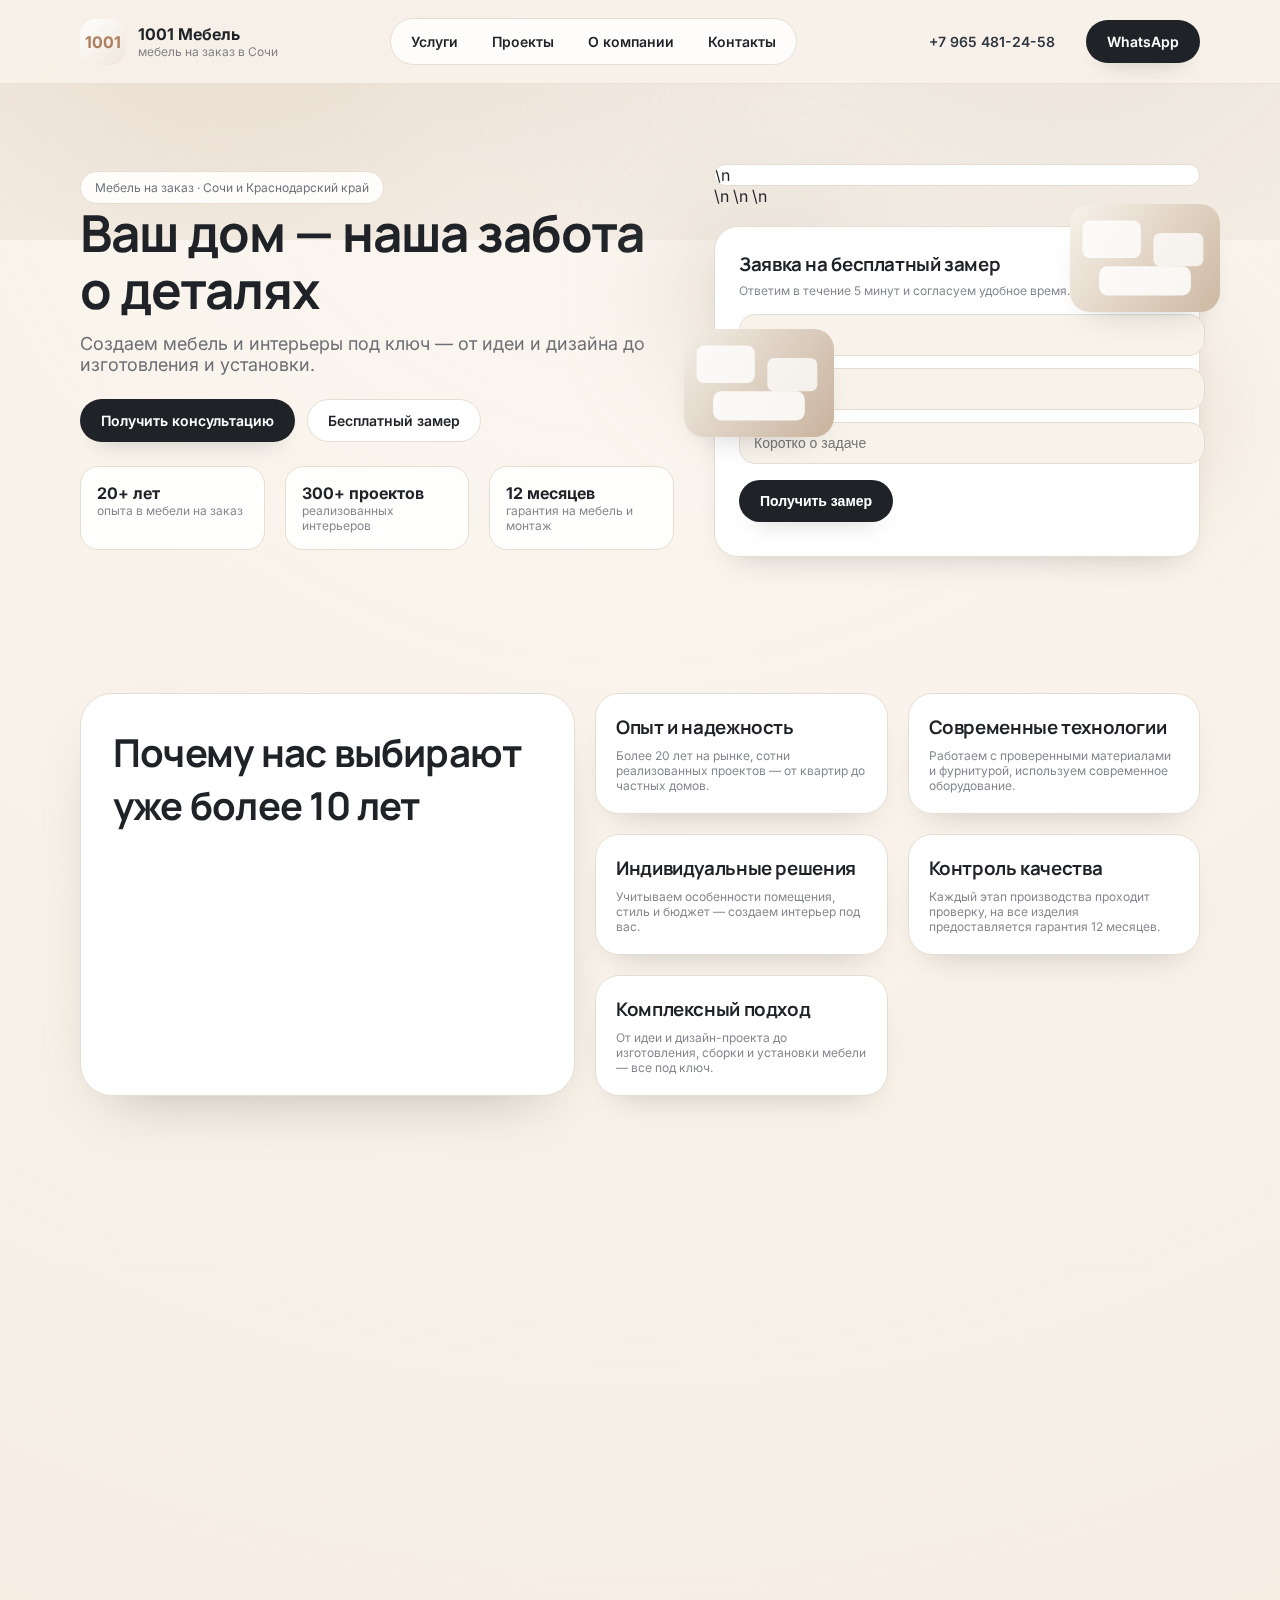
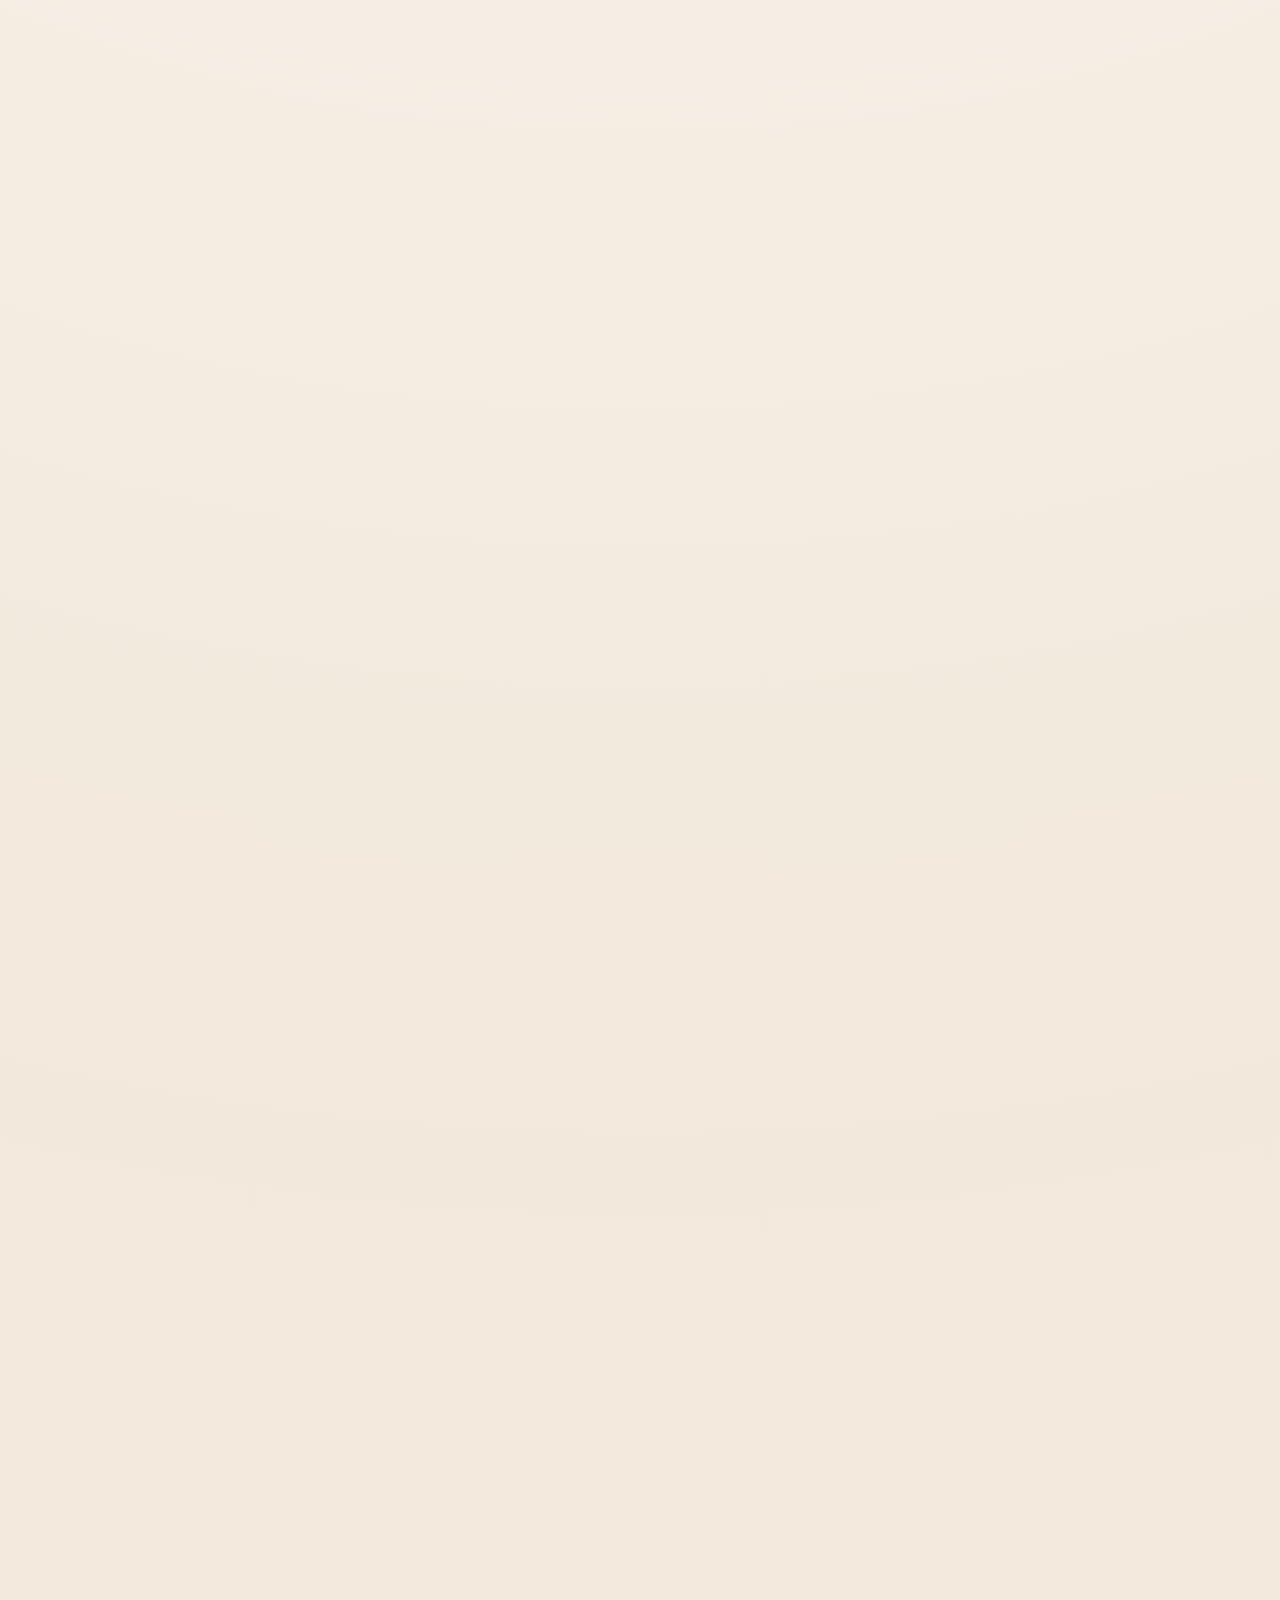
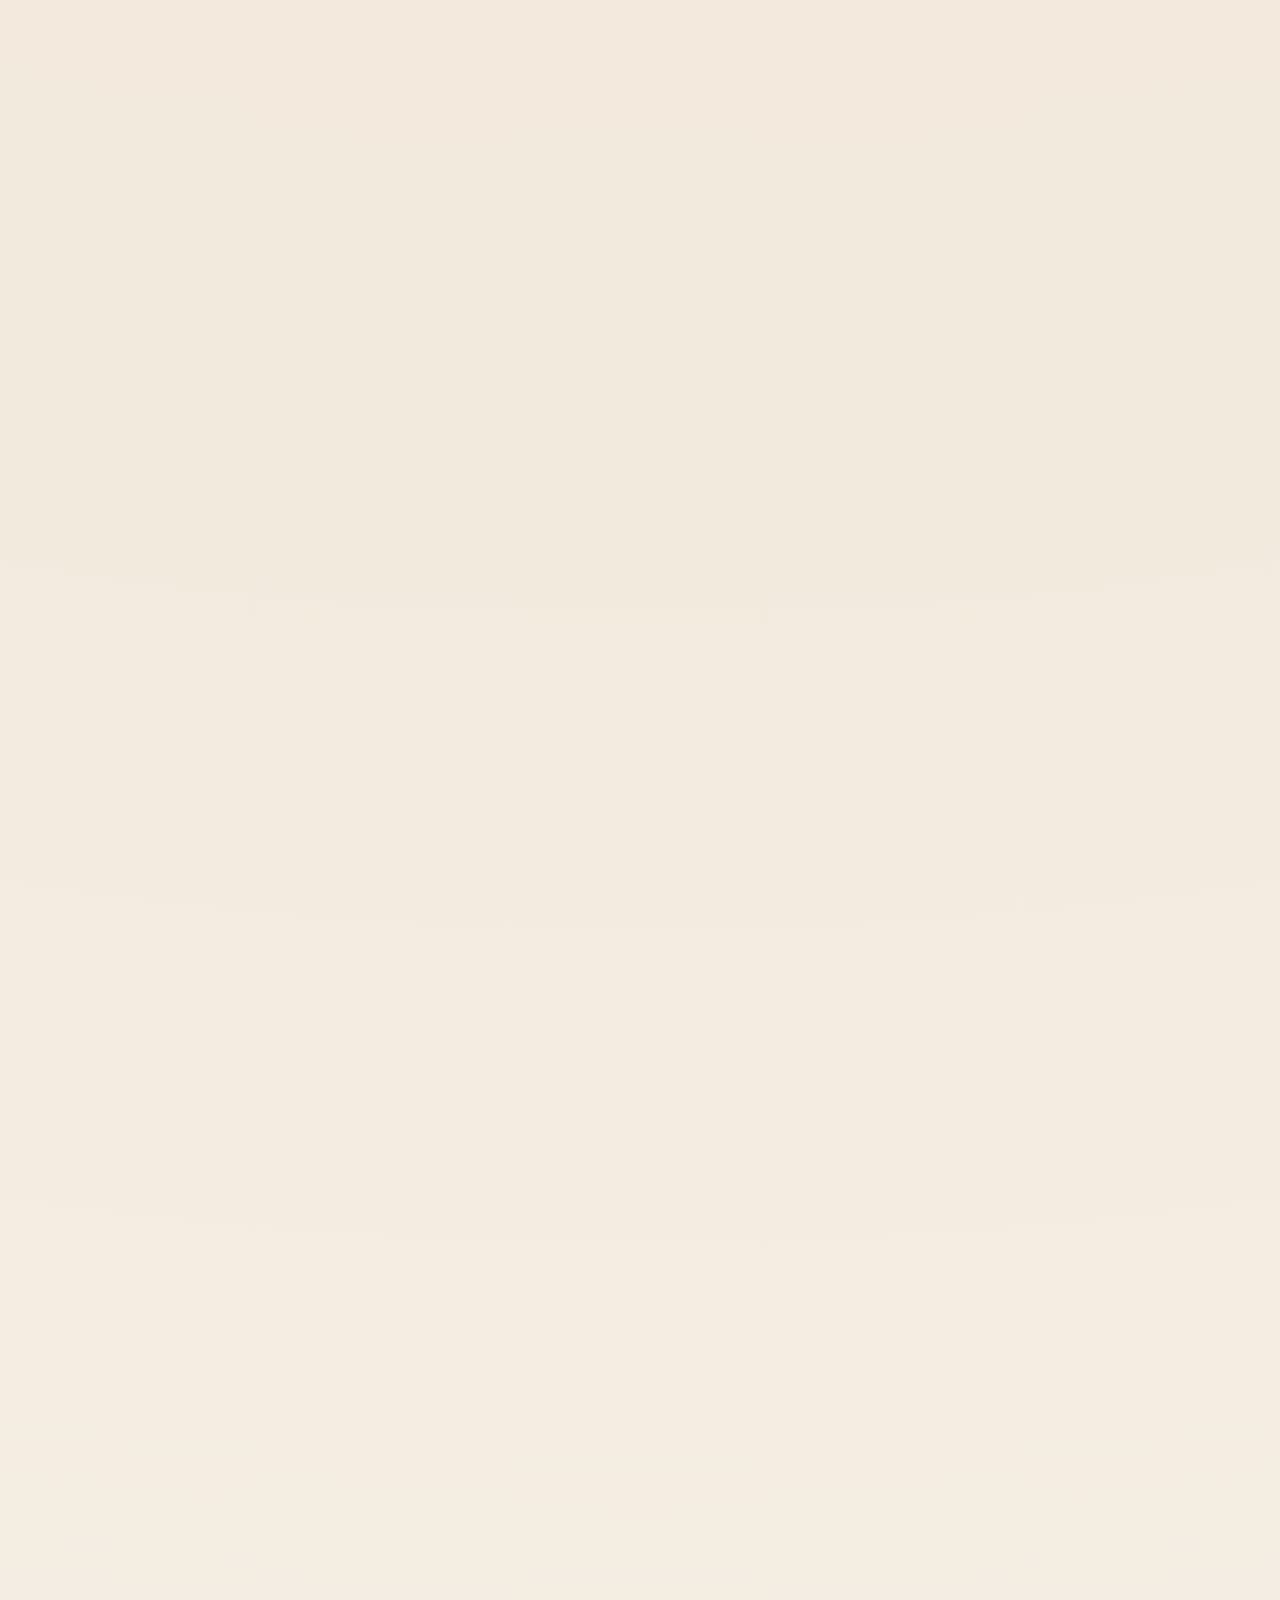
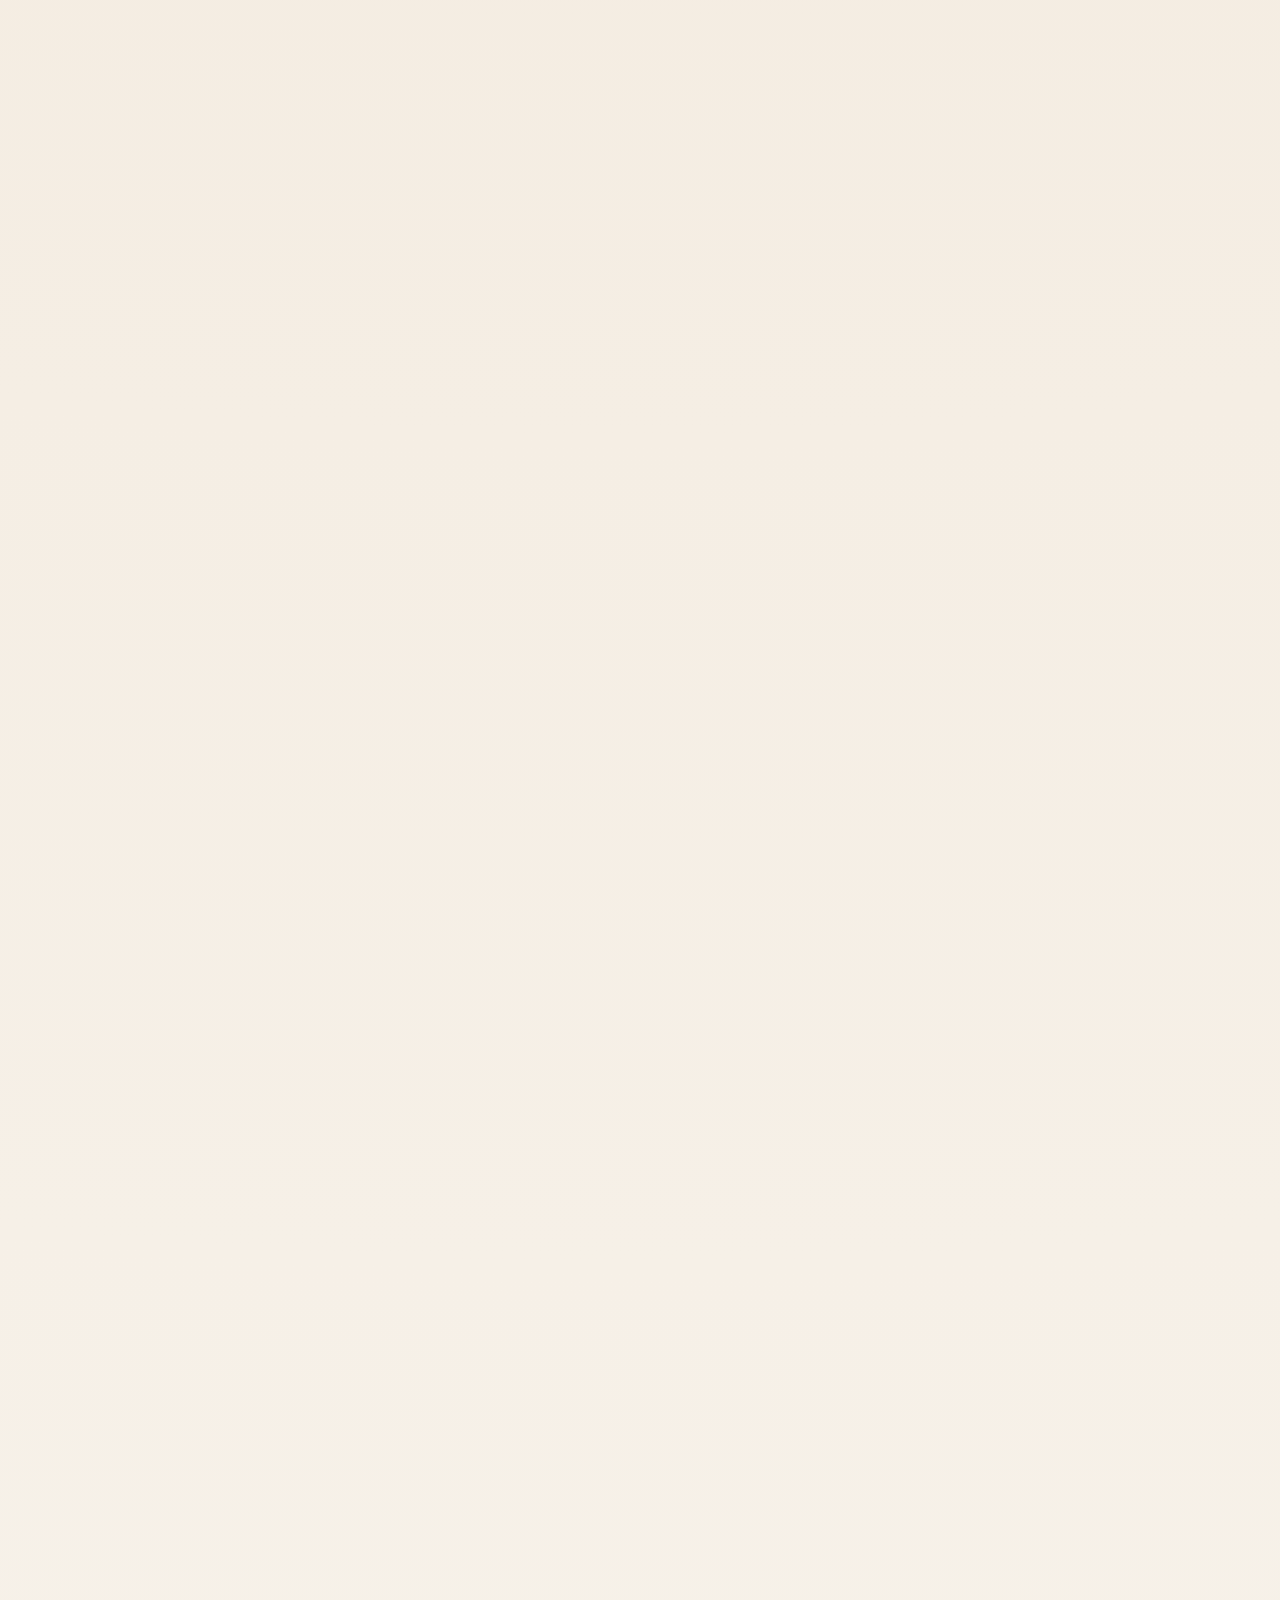
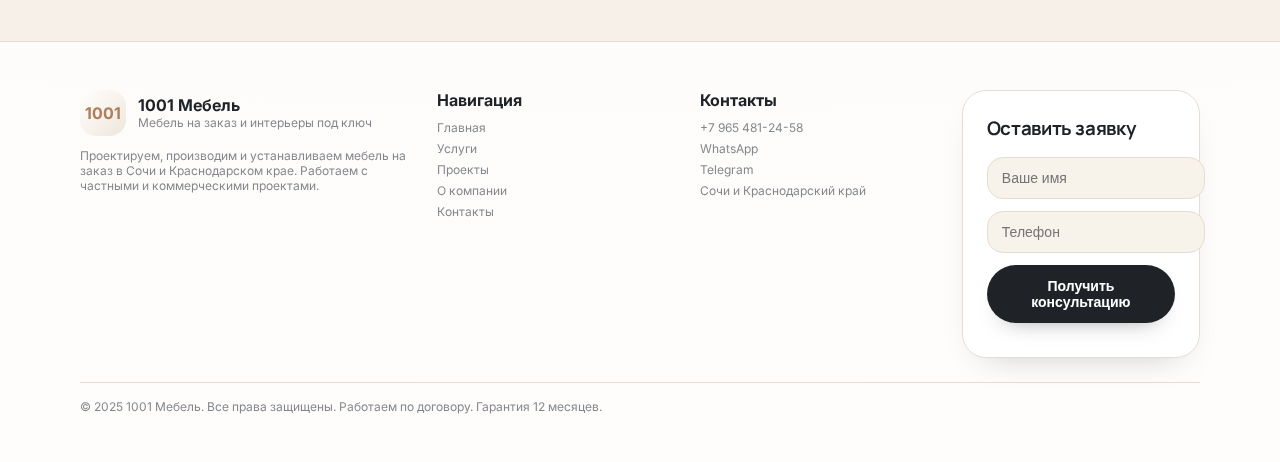
<file: index.html>
﻿<!doctype html>
<html lang="ru">
  <head>
    <meta charset="utf-8" />
    <meta name="viewport" content="width=device-width, initial-scale=1" />
    <title>1001 Мебель — мебель на заказ в Сочи и Краснодарском крае</title>
    <meta
      name="description"
      content="Мебель на заказ и интерьеры под ключ в Сочи: кухни, шкафы-купе, гардеробные, спальни, гостиные, прихожие. Проект, производство и монтаж с гарантией 12 месяцев."
    />
    <meta name="format-detection" content="telephone=yes" />
    <link rel="canonical" href="https://1001мебель.рф/" />
    <link rel="icon" href="images/hero-interior.svg" type="image/svg+xml" />
    <link rel="stylesheet" href="assets/styles.css" />
    <link
      rel="stylesheet"
      href="https://fonts.googleapis.com/css2?family=Inter:wght@400;500;600&family=Manrope:wght@500;600;700&display=swap"
    />
    <script type="application/ld+json">
      {
        "@context": "https://schema.org",
        "@type": "WebSite",
        "name": "1001 Мебель",
        "url": "https://1001мебель.рф"
      }
    </script>
    <script type="application/ld+json">
      {
        "@context": "https://schema.org",
        "@type": "Organization",
        "name": "1001 Мебель",
        "url": "https://1001мебель.рф",
        "contactPoint": [
          {
            "@type": "ContactPoint",
            "telephone": "+7 965 481-24-58",
            "contactType": "customer service",
            "areaServed": "RU",
            "availableLanguage": ["Russian"]
          }
        ],
        "sameAs": [
          "https://wa.me/79654812458",
          "https://t.me/mebelSochi2023"
        ]
      }
    </script>
    <script type="application/ld+json">
      {
        "@context": "https://schema.org",
        "@type": "LocalBusiness",
        "name": "1001 Мебель",
        "url": "https://1001мебель.рф",
        "telephone": "+7 965 481-24-58",
        "areaServed": ["Сочи", "Краснодарский край"],
        "description": "Мебель на заказ и интерьеры под ключ — проектирование, производство и установка.",
        "sameAs": [
          "https://wa.me/79654812458",
          "https://t.me/mebelSochi2023"
        ]
      }
    </script>
    <script type="application/ld+json">
      {
        "@context": "https://schema.org",
        "@type": "BreadcrumbList",
        "itemListElement": [
          {
            "@type": "ListItem",
            "position": 1,
            "name": "Главная",
            "item": "https://1001мебель.рф/"
          }
        ]
      }
    </script>
    <script type="application/ld+json">
      {
        "@context": "https://schema.org",
        "@type": "FAQPage",
        "mainEntity": [
          {
            "@type": "Question",
            "name": "Сколько времени занимает изготовление?",
            "acceptedAnswer": {
              "@type": "Answer",
              "text": "В среднем от 2 до 6 недель после утверждения проекта."
            }
          },
          {
            "@type": "Question",
            "name": "Работаете ли вы по договору?",
            "acceptedAnswer": {
              "@type": "Answer",
              "text": "Да, все условия, сроки и стоимость фиксируются в договоре."
            }
          },
          {
            "@type": "Question",
            "name": "Есть ли гарантия?",
            "acceptedAnswer": {
              "@type": "Answer",
              "text": "Да, на мебель и монтаж предоставляется гарантия 12 месяцев."
            }
          },
          {
            "@type": "Question",
            "name": "Можно ли заказать только дизайн-проект?",
            "acceptedAnswer": {
              "@type": "Answer",
              "text": "Да, при необходимости можно заказать только проект без изготовления мебели."
            }
          }
        ]
      }
    </script>
    <script type="application/ld+json">
      {
        "@context": "https://schema.org",
        "@graph": [
          {
            "@type": "Review",
            "author": { "@type": "Person", "name": "Анастасия" },
            "reviewBody": "Понравилось, что все продумали по хранению и рабочему треугольнику. Сроки выдержали, монтаж аккуратный.",
            "itemReviewed": { "@type": "LocalBusiness", "name": "1001 Мебель" }
          },
          {
            "@type": "Review",
            "author": { "@type": "Person", "name": "Игорь" },
            "reviewBody": "Сделали точно по размерам, фасады без перекосов. Установка прошла за один день, все чисто.",
            "itemReviewed": { "@type": "LocalBusiness", "name": "1001 Мебель" }
          },
          {
            "@type": "Review",
            "author": { "@type": "Person", "name": "Марина" },
            "reviewBody": "Очень удобно организовали хранение, стало намного больше порядка. Команда внимательная.",
            "itemReviewed": { "@type": "LocalBusiness", "name": "1001 Мебель" }
          }
        ]
      }
    </script>
  </head>
  <body>
    <header class="header">
      <div class="container header-inner">
        <a class="logo" href="/">
          <span class="logo-badge">1001</span>
          <span>
            <strong>1001 Мебель</strong>
            <span class="small" style="display: block">мебель на заказ в Сочи</span>
          </span>
        </a>
        <nav class="nav">
          <a href="/uslugi/">Услуги</a>
          <a href="/proekty/">Проекты</a>
          <a href="/o-kompanii/">О компании</a>
          <a href="/kontakty/">Контакты</a>
        </nav>
        <div class="header-actions">
          <a href="tel:+79654812458" class="button button-ghost">+7 965 481-24-58</a>
          <a href="https://wa.me/79654812458" class="button button-primary">WhatsApp</a>
        </div>
        <button class="mobile-toggle" data-menu-toggle>Меню</button>
      </div>
      <div class="mobile-menu" data-mobile-menu>
        <div class="container" style="padding: 16px 0">
          <a href="/uslugi/">Услуги</a>
          <a href="/proekty/">Проекты</a>
          <a href="/o-kompanii/">О компании</a>
          <a href="/kontakty/">Контакты</a>
        </div>
      </div>
    </header>

    <main>
      <section class="section">
        <div class="container hero reveal">
          <div>
            <span class="badge">Мебель на заказ · Сочи и Краснодарский край</span>
            <h1 class="hero-title">Ваш дом — наша забота о деталях</h1>
            <p class="hero-text">
              Создаем мебель и интерьеры под ключ — от идеи и дизайна до изготовления
              и установки.
            </p>
            <div style="margin-top: 24px; display: flex; gap: 12px; flex-wrap: wrap">
              <a class="button button-primary" href="/kontakty/">Получить консультацию</a>
              <a class="button button-outline" href="/kontakty/">Бесплатный замер</a>
            </div>
            <div class="grid grid-3" style="margin-top: 24px">
              <div class="stat">
                <strong>20+ лет</strong>
                <div class="small">опыта в мебели на заказ</div>
              </div>
              <div class="stat">
                <strong>300+ проектов</strong>
                <div class="small">реализованных интерьеров</div>
              </div>
              <div class="stat">
                <strong>12 месяцев</strong>
                <div class="small">гарантия на мебель и монтаж</div>
              </div>
            </div>
          </div>
          <div class="hero-visual reveal">
            <div class="card card-lg" style="overflow: hidden">\n              <img\n                src="images/hero-interior.svg"
                alt="Современный интерьер кухни на заказ"
                loading="lazy"
              />
            </div>\n            <div class="hero-float one"><img src="images/hero-detail-1.svg" alt="Деталь интерьера" loading="lazy" /></div>\n            <div class="hero-float two"><img src="images/hero-detail-2.svg" alt="Фрагмент мебели" loading="lazy" /></div>\n            <div style="margin-top: 20px">
              <form class="card lead-form" data-source="hero">
                <h3>Заявка на бесплатный замер</h3>
                <p class="small" style="margin-top: 6px">
                  Ответим в течение 5 минут и согласуем удобное время.
                </p>
                <div class="form-grid">
                  <input name="name" type="text" placeholder="Ваше имя" required />
                  <input name="phone" type="tel" placeholder="Телефон" required />
                  <input name="details" type="text" placeholder="Коротко о задаче" />
                  <input name="company" type="text" tabindex="-1" autocomplete="off" style="display:none" />
                </div>
                <button class="button button-primary" type="submit" style="margin-top: 16px">
                  Получить замер
                </button>
                <div class="form-status form-note"></div>
              </form>
            </div>
          </div>
        </div>
      </section>

      <section class="section-tight reveal alt">
        <div class="container grid" style="grid-template-columns: 0.9fr 1.1fr">
          <div class="card card-lg" style="padding: 32px">
            <h2 class="section-title">Почему нас выбирают уже более 10 лет</h2>
          </div>
          <div class="grid grid-2">
            <div class="card" style="padding: 20px">
              <h3>Опыт и надежность</h3>
              <p class="small" style="margin-top: 8px">
                Более 20 лет на рынке, сотни реализованных проектов — от квартир до
                частных домов.
              </p>
            </div>
            <div class="card" style="padding: 20px">
              <h3>Современные технологии</h3>
              <p class="small" style="margin-top: 8px">
                Работаем с проверенными материалами и фурнитурой, используем
                современное оборудование.
              </p>
            </div>
            <div class="card" style="padding: 20px">
              <h3>Индивидуальные решения</h3>
              <p class="small" style="margin-top: 8px">
                Учитываем особенности помещения, стиль и бюджет — создаем интерьер под
                вас.
              </p>
            </div>
            <div class="card" style="padding: 20px">
              <h3>Контроль качества</h3>
              <p class="small" style="margin-top: 8px">
                Каждый этап производства проходит проверку, на все изделия
                предоставляется гарантия 12 месяцев.
              </p>
            </div>
            <div class="card" style="padding: 20px">
              <h3>Комплексный подход</h3>
              <p class="small" style="margin-top: 8px">
                От идеи и дизайн-проекта до изготовления, сборки и установки мебели —
                все под ключ.
              </p>
            </div>
          </div>
        </div>
      </section>

      <section class="section reveal">
        <div class="container">
          <div style="display: flex; justify-content: space-between; flex-wrap: wrap; gap: 16px">
            <div>
              <h2 class="section-title">Услуги 1001 Мебель</h2>
              <p class="section-subtitle">
                Проектируем, производим и устанавливаем мебель под ваши задачи.
              </p>
            </div>
            <a class="button button-outline" href="/uslugi/">Все услуги</a>
          </div>
          <div class="grid grid-3 services-grid" style="margin-top: 24px">\n            <a class="card service-card" href="/uslugi/kukhni-na-zakaz-sochi/">\n              <img class="service-thumb" src="images/service-kitchen.svg" alt="Кухни на заказ" loading="lazy" />
              <h3>Кухни на заказ</h3>
              <p class="small" style="margin-top: 8px">
                Функциональные и стильные кухни под ключ — от идеи до установки.
              </p>
            </a>
            <a class="card service-card" href="/uslugi/shkafy-kupe/">\n              <img class="service-thumb" src="images/service-closet.svg" alt="Шкафы-купе" loading="lazy" />
              <h3>Шкафы-купе</h3>
              <p class="small" style="margin-top: 8px">
                Практичные системы хранения под размеры помещения.
              </p>
            </a>
            <a class="card service-card" href="/uslugi/garderobnye/">\n              <img class="service-thumb" src="images/service-wardrobe.svg" alt="Гардеробные" loading="lazy" />
              <h3>Гардеробные</h3>
              <p class="small" style="margin-top: 8px">
                Индивидуальные гардеробные, где порядок становится простым.
              </p>
            </a>
            <a class="card service-card" href="/uslugi/prikhozhie/">\n              <img class="service-thumb" src="images/service-hall.svg" alt="Прихожие" loading="lazy" />
              <h3>Прихожие</h3>
              <p class="small" style="margin-top: 8px">
                Функциональные прихожие под ключ, где каждый элемент продуман до
                мелочей.
              </p>
            </a>
            <a class="card service-card" href="/uslugi/spalni/">\n              <img class="service-thumb" src="images/service-bedroom.svg" alt="Спальни" loading="lazy" />
              <h3>Спальни</h3>
              <p class="small" style="margin-top: 8px">
                Продуманная и уютная мебель для комфортного отдыха.
              </p>
            </a>
            <a class="card service-card" href="/uslugi/gostinye/">\n              <img class="service-thumb" src="images/service-living.svg" alt="Гостиные" loading="lazy" />
              <h3>Гостиные</h3>
              <p class="small" style="margin-top: 8px">
                Современные гостиные, где каждая деталь работает на комфорт и эстетику.
              </p>
            </a>
          </div>
        </div>
      </section>

      <section class="section reveal">
        <div class="container grid grid-2">
          <div>
            <h2 class="section-title">О компании «1001 Мебель»</h2>
            <p class="small" style="margin-top: 12px">
              Создаем мебель и интерьеры под ключ более 20 лет.
            </p>
            <p class="small" style="margin-top: 12px">
              Мы занимаемся разработкой, производством и установкой мебели по
              индивидуальным проектам. За годы работы реализовали сотни интерьеров —
              от квартир до частных домов.
            </p>
            <p class="small" style="margin-top: 12px">
              Наша цель — создавать комфортные и функциональные пространства, где
              каждая деталь продумана под стиль и образ жизни клиента.
            </p>
            <p class="small" style="margin-top: 12px">
              Работаем в Сочи, по Краснодарскому краю, а также с заказами из других
              регионов. Гарантируем качество, точность сроков и честный подход к работе.
            </p>
          </div>
          <form class="card lead-form" data-source="about">
            <h3>Бесплатный расчет проекта</h3>
            <p class="small" style="margin-top: 6px">
              Ответим в течение 5 минут и согласуем удобное время замера.
            </p>
            <div class="form-grid">
              <input name="name" type="text" placeholder="Ваше имя" required />
              <input name="phone" type="tel" placeholder="Телефон" required />
              <input name="details" type="text" placeholder="Коротко о задаче" />
              <input name="company" type="text" tabindex="-1" autocomplete="off" style="display:none" />
            </div>
            <button class="button button-primary" type="submit" style="margin-top: 16px">
              Получить смету
            </button>
            <div class="form-status form-note"></div>
          </form>
        </div>
      </section>

      <section class="section reveal">
        <div class="container">
          <h2 class="section-title">Как проходит процесс работы</h2>
          <div class="grid grid-3" style="margin-top: 24px">
            <div class="card" style="padding: 20px">
              <div class="small">01</div>
              <h3>Оставляете заявку</h3>
              <p class="small" style="margin-top: 8px">
                Заполняете форму или пишете в мессенджер — отвечаем в течение 5 минут.
              </p>
            </div>
            <div class="card" style="padding: 20px">
              <div class="small">02</div>
              <h3>Выезд и замер</h3>
              <p class="small" style="margin-top: 8px">
                Специалист приезжает, проводит замеры и уточняет детали проекта.
              </p>
            </div>
            <div class="card" style="padding: 20px">
              <div class="small">03</div>
              <h3>Дизайн-проект и смета</h3>
              <p class="small" style="margin-top: 8px">
                Подготавливаем визуализацию, подбираем материалы и рассчитываем стоимость.
              </p>
            </div>
            <div class="card" style="padding: 20px">
              <div class="small">04</div>
              <h3>Изготовление мебели</h3>
              <p class="small" style="margin-top: 8px">
                Производим мебель на собственном или партнерском производстве.
              </p>
            </div>
            <div class="card" style="padding: 20px">
              <div class="small">05</div>
              <h3>Доставка и установка</h3>
              <p class="small" style="margin-top: 8px">
                Аккуратно доставляем, собираем и проверяем качество.
              </p>
            </div>
            <div class="card" style="padding: 20px">
              <div class="small">06</div>
              <h3>Готовый результат</h3>
              <p class="small" style="margin-top: 8px">
                Вы получаете полностью готовый интерьер с гарантией 12 месяцев.
              </p>
            </div>
          </div>
        </div>
      </section>

      <section class="section reveal alt">\n        <div class="container">\n          <h2 class="section-title">Более 300 реализованных проектов</h2>
          <p class="section-subtitle">Каждая работа — результат опыта, точности и внимания к деталям.</p>
          <div class="grid grid-3" style="margin-top: 24px">
            <div class="card project-card">
              <img src="images/project-01.svg" alt="Кухня в светлом шпоне" loading="lazy" />
              <div style="padding: 16px">
                <strong>Кухня в светлом шпоне</strong>
                <div class="small">Сочи, Центральный район</div>
              </div>
            </div>
            <div class="card project-card">
              <img src="images/project-02.svg" alt="Гардеробная в частном доме" loading="lazy" />
              <div style="padding: 16px">
                <strong>Гардеробная в частном доме</strong>
                <div class="small">Сочи, Адлер</div>
              </div>
            </div>
            <div class="card project-card">
              <img src="images/project-03.svg" alt="Гостиная с ТВ-зоной" loading="lazy" />
              <div style="padding: 16px">
                <strong>Гостиная с ТВ-зоной</strong>
                <div class="small">Сочи, Хоста</div>
              </div>
            </div>
            <div class="card project-card">
              <img src="images/project-04.svg" alt="Прихожая с системой хранения" loading="lazy" />
              <div style="padding: 16px">
                <strong>Прихожая с системой хранения</strong>
                <div class="small">Сочи, Мамайка</div>
              </div>
            </div>
            <div class="card project-card">
              <img src="images/project-05.svg" alt="Спальня в теплых тонах" loading="lazy" />
              <div style="padding: 16px">
                <strong>Спальня в теплых тонах</strong>
                <div class="small">Сочи, Бытха</div>
              </div>
            </div>
            <div class="card project-card">
              <img src="images/project-06.svg" alt="Шкаф-купе в апартаментах" loading="lazy" />
              <div style="padding: 16px">
                <strong>Шкаф-купе в апартаментах</strong>
                <div class="small">Сочи, Красная Поляна</div>
              </div>
            </div>
          </div>
        </div>
      </section>

      <section class="section reveal">
        <div class="container grid grid-2">
          <div>
            <h2 class="section-title">Частые вопросы</h2>
            <div class="grid" style="margin-top: 16px">
              <div class="card" style="padding: 16px">
                <strong>Сколько времени занимает изготовление?</strong>
                <p class="small" style="margin-top: 8px">
                  В среднем от 2 до 6 недель после утверждения проекта.
                </p>
              </div>
              <div class="card" style="padding: 16px">
                <strong>Работаете ли вы по договору?</strong>
                <p class="small" style="margin-top: 8px">
                  Да, все условия, сроки и стоимость фиксируются в договоре.
                </p>
              </div>
              <div class="card" style="padding: 16px">
                <strong>Есть ли гарантия?</strong>
                <p class="small" style="margin-top: 8px">
                  Да, на мебель и монтаж предоставляется гарантия 12 месяцев.
                </p>
              </div>
              <div class="card" style="padding: 16px">
                <strong>Можно ли заказать только дизайн-проект?</strong>
                <p class="small" style="margin-top: 8px">
                  Да, при необходимости можно заказать только проект без изготовления мебели.
                </p>
              </div>
            </div>
          </div>
          <form class="card lead-form" data-source="faq">
            <h3>Нужна консультация?</h3>
            <p class="small" style="margin-top: 6px">
              Ответим на вопросы и подскажем по материалам.
            </p>
            <div class="form-grid">
              <input name="name" type="text" placeholder="Ваше имя" required />
              <input name="phone" type="tel" placeholder="Телефон" required />
              <input name="details" type="text" placeholder="Коротко о задаче" />
              <input name="company" type="text" tabindex="-1" autocomplete="off" style="display:none" />
            </div>
            <button class="button button-primary" type="submit" style="margin-top: 16px">
              Получить консультацию
            </button>
            <div class="form-status form-note"></div>
          </form>
        </div>
      </section>

      <section class="section reveal alt">\n        <div class="container">\n          <h2 class="section-title">Отзывы клиентов</h2>
          <div class="grid grid-3 reviews-grid" style="margin-top: 24px">
  <details class="card review-card" open>
    <summary>
      <strong>Анастасия</strong>
      <span class="review-meta">Сочи, Центральный район</span>
      <span class="review-type">кухня на заказ</span>
    </summary>
    <div class="review-body">
      Понравилось, что все продумали по хранению и рабочему треугольнику. Сроки выдержали, монтаж аккуратный.
    </div>
  </details>
  <details class="card review-card" open>
    <summary>
      <strong>Игорь</strong>
      <span class="review-meta">Сочи, Адлер</span>
      <span class="review-type">шкаф-купе</span>
    </summary>
    <div class="review-body">
      Сделали точно по размерам, фасады без перекосов. Установка прошла за один день, все чисто.
    </div>
  </details>
  <details class="card review-card" open>
    <summary>
      <strong>Марина</strong>
      <span class="review-meta">Сочи, Мамайка</span>
      <span class="review-type">гардеробная</span>
    </summary>
    <div class="review-body">
      Очень удобно организовали хранение, стало намного больше порядка. Команда внимательная.
    </div>
  </details>
  <details class="card review-card" open>
    <summary>
      <strong>Павел</strong>
      <span class="review-meta">Сочи, Хоста</span>
      <span class="review-type">гостиная</span>
    </summary>
    <div class="review-body">
      Собрали аккуратную ТВ-зону и шкафы, смотрится цельно и современно. Результатом довольны.
    </div>
  </details>
  <details class="card review-card" open>
    <summary>
      <strong>Елена</strong>
      <span class="review-meta">Сочи, Бытха</span>
      <span class="review-type">спальня</span>
    </summary>
    <div class="review-body">
      Получилась спокойная, уютная спальня, материалы приятные на ощупь. Все было без лишней суеты.
    </div>
  </details>
  <details class="card review-card" open>
    <summary>
      <strong>Виталий</strong>
      <span class="review-meta">Сочи, Дагомыс</span>
      <span class="review-type">прихожая</span>
    </summary>
    <div class="review-body">
      Наконец-то стало место для всего — обуви, верхней одежды, мелочей. Установка аккуратная.
    </div>
  </details>
  <details class="card review-card" open>
    <summary>
      <strong>Ольга</strong>
      <span class="review-meta">Сочи, Красная Поляна</span>
      <span class="review-type">кухня на заказ</span>
    </summary>
    <div class="review-body">
      Проект согласовали быстро, показали образцы материалов. Сборка точная, все работает мягко.
    </div>
  </details>
  <details class="card review-card" open>
    <summary>
      <strong>Алексей</strong>
      <span class="review-meta">Сочи, Лазаревское</span>
      <span class="review-type">шкаф-купе</span>
    </summary>
    <div class="review-body">
      Понравилось отношение к деталям. Двери двигаются тихо, все четко под уровень.
    </div>
  </details>
  <details class="card review-card" open>
    <summary>
      <strong>Наталья</strong>
      <span class="review-meta">Сочи, Макаренко</span>
      <span class="review-type">гардеробная</span>
    </summary>
    <div class="review-body">
      Удобно, что проектировали под наши привычки. Получилось компактно и функционально.
    </div>
  </details>
  <details class="card review-card" open>
    <summary>
      <strong>Сергей</strong>
      <span class="review-meta">Сочи, Курортный городок</span>
      <span class="review-type">гостиная</span>
    </summary>
    <div class="review-body">
      Хотели минимализм и чистые линии — так и вышло. Никаких лишних деталей, все на месте.
    </div>
  </details>
  <details class="card review-card" open>
    <summary>
      <strong>Дарья</strong>
      <span class="review-meta">Сочи, Раздольное</span>
      <span class="review-type">прихожая</span>
    </summary>
    <div class="review-body">
      Все аккуратно и практично. Продумали посадочные места и хранение, удобно ежедневно.
    </div>
  </details>
  <details class="card review-card" open>
    <summary>
      <strong>Роман</strong>
      <span class="review-meta">Сочи, Кудепста</span>
      <span class="review-type">спальня</span>
    </summary>
    <div class="review-body">
      Хорошее качество материалов и сборки. По срокам уложились, результатом довольны.
    </div>
  </details>
</div>
          <p class="small" style="margin-top: 12px">
            Примеры отзывов. По запросу предоставим подтверждение выполненных работ.
          </p>
        </div>
      </section>

      <section class="section reveal">
        <div class="container">
          <div class="card card-lg" style="padding: 32px">
            <div class="grid grid-2">
              <div>
                <h2 class="section-title">Обсудим ваш проект?</h2>
                <p class="section-subtitle">
                  Расскажите о задаче — подготовим решение и рассчитаем стоимость.
                </p>
                <div class="tag-list" style="margin-top: 16px">
                  <span class="tag">Бесплатный замер</span>
                  <span class="tag">Согласование материалов</span>
                  <span class="tag">Договор и гарантия 12 месяцев</span>
                </div>
              </div>
              <form class="card lead-form" data-source="cta">
                <h3>Оставить заявку</h3>
                <p class="small" style="margin-top: 6px">
                  Ответим в течение 5 минут.
                </p>
                <div class="form-grid">
                  <input name="name" type="text" placeholder="Ваше имя" required />
                  <input name="phone" type="tel" placeholder="Телефон" required />
                  <input name="details" type="text" placeholder="Коротко о задаче" />
                  <input name="company" type="text" tabindex="-1" autocomplete="off" style="display:none" />
                </div>
                <button class="button button-primary" type="submit" style="margin-top: 16px">
                  Получить консультацию
                </button>
                <div class="form-status form-note"></div>
              </form>
            </div>
          </div>
        </div>
      </section>
    </main>

    <footer class="footer">
      <div class="container" style="padding: 48px 0">
        <div class="footer-grid">
          <div>
            <div class="logo">
              <span class="logo-badge">1001</span>
              <span>
                <strong>1001 Мебель</strong>
                <span class="small" style="display: block">
                  Мебель на заказ и интерьеры под ключ
                </span>
              </span>
            </div>
            <p class="small" style="margin-top: 12px">
              Проектируем, производим и устанавливаем мебель на заказ в Сочи и
              Краснодарском крае. Работаем с частными и коммерческими проектами.
            </p>
          </div>
          <div>
            <strong>Навигация</strong>
            <div class="small" style="margin-top: 10px; display: grid; gap: 6px">
              <a href="/">Главная</a>
              <a href="/uslugi/">Услуги</a>
              <a href="/proekty/">Проекты</a>
              <a href="/o-kompanii/">О компании</a>
              <a href="/kontakty/">Контакты</a>
            </div>
          </div>
          <div>
            <strong>Контакты</strong>
            <div class="small" style="margin-top: 10px; display: grid; gap: 6px">
              <a href="tel:+79654812458">+7 965 481-24-58</a>
              <a href="https://wa.me/79654812458">WhatsApp</a>
              <a href="https://t.me/mebelSochi2023">Telegram</a>
              <span>Сочи и Краснодарский край</span>
            </div>
          </div>
          <div>
            <form class="card lead-form" data-source="footer">
              <h3>Оставить заявку</h3>
              <div class="form-grid">
                <input name="name" type="text" placeholder="Ваше имя" required />
                <input name="phone" type="tel" placeholder="Телефон" required />
                <input name="company" type="text" tabindex="-1" autocomplete="off" style="display:none" />
              </div>
              <button class="button button-primary" type="submit" style="margin-top: 12px">
                Получить консультацию
              </button>
              <div class="form-status form-note"></div>
            </form>
          </div>
        </div>
        <div class="small" style="margin-top: 24px; border-top: 1px solid var(--line); padding-top: 16px">
          © 2025 1001 Мебель. Все права защищены. Работаем по договору. Гарантия 12 месяцев.
        </div>
      </div>
    </footer>

    <div class="sticky-actions">
      <a class="call" href="tel:+79654812458">Позвонить</a>
      <a class="wa" href="https://wa.me/79654812458">WhatsApp</a>
    </div>

    <script src="assets/app.js"></script>
  </body>
</html>
</file>
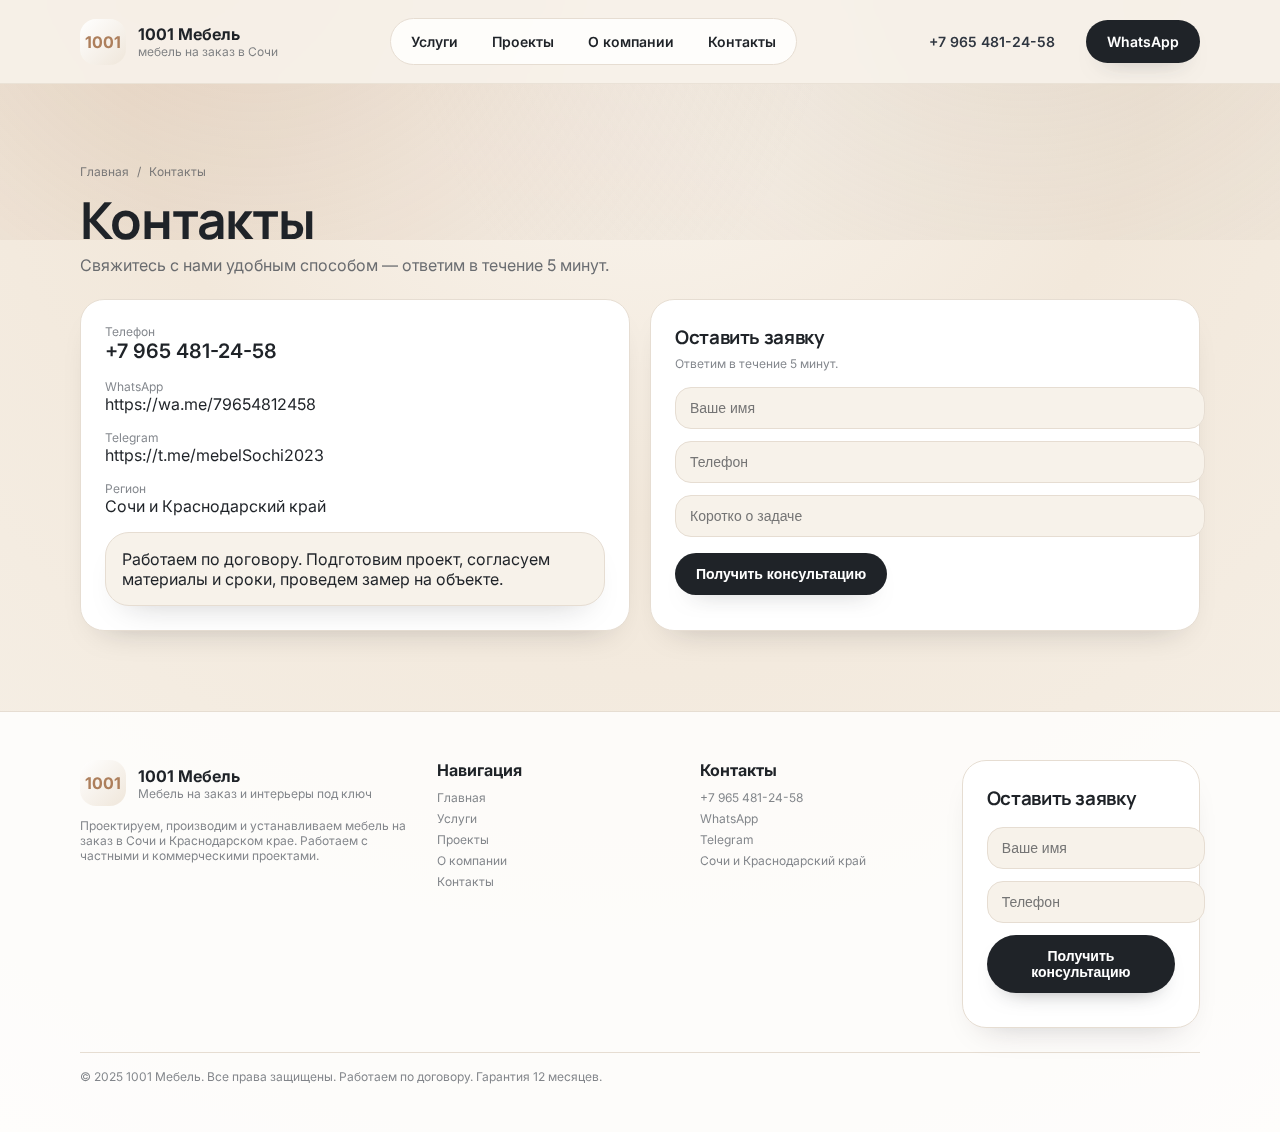
<file: kontakty/index.html>
﻿<!doctype html>
<html lang="ru">
  <head>
    <meta charset="utf-8" />
    <meta name="viewport" content="width=device-width, initial-scale=1" />
    <title>Контакты — 1001 Мебель</title>
    <meta
      name="description"
      content="Контакты 1001 Мебель — телефон, WhatsApp и Telegram. Работаем в Сочи и по Краснодарскому краю."
    />
    <link rel="canonical" href="https://1001мебель.рф/kontakty/" />
    <link rel="icon" href="../images/hero-interior.svg" type="image/svg+xml" />
    <link rel="stylesheet" href="../assets/styles.css" />
    <link
      rel="stylesheet"
      href="https://fonts.googleapis.com/css2?family=Inter:wght@400;500;600&family=Manrope:wght@500;600;700&display=swap"
    />
    <script type="application/ld+json">
      {
        "@context": "https://schema.org",
        "@type": "BreadcrumbList",
        "itemListElement": [
          {
            "@type": "ListItem",
            "position": 1,
            "name": "Главная",
            "item": "https://1001мебель.рф/"
          },
          {
            "@type": "ListItem",
            "position": 2,
            "name": "Контакты",
            "item": "https://1001мебель.рф/kontakty/"
          }
        ]
      }
    </script>
    <script type="application/ld+json">
      {
        "@context": "https://schema.org",
        "@type": "LocalBusiness",
        "name": "1001 Мебель",
        "url": "https://1001мебель.рф",
        "telephone": "+7 965 481-24-58",
        "areaServed": ["Сочи", "Краснодарский край"],
        "sameAs": [
          "https://wa.me/79654812458",
          "https://t.me/mebelSochi2023"
        ]
      }
    </script>
  </head>
  <body>
    <header class="header">
      <div class="container header-inner">
        <a class="logo" href="/">
          <span class="logo-badge">1001</span>
          <span>
            <strong>1001 Мебель</strong>
            <span class="small" style="display: block">мебель на заказ в Сочи</span>
          </span>
        </a>
        <nav class="nav">
          <a href="/uslugi/">Услуги</a>
          <a href="/proekty/">Проекты</a>
          <a href="/o-kompanii/">О компании</a>
          <a href="/kontakty/">Контакты</a>
        </nav>
        <div class="header-actions">
          <a href="tel:+79654812458" class="button button-ghost">+7 965 481-24-58</a>
          <a href="https://wa.me/79654812458" class="button button-primary">WhatsApp</a>
        </div>
        <button class="mobile-toggle" data-menu-toggle>Меню</button>
      </div>
      <div class="mobile-menu" data-mobile-menu>
        <div class="container" style="padding: 16px 0">
          <a href="/uslugi/">Услуги</a>
          <a href="/proekty/">Проекты</a>
          <a href="/o-kompanii/">О компании</a>
          <a href="/kontakty/">Контакты</a>
        </div>
      </div>
    </header>

    <main class="section">
      <div class="container">
        <div class="breadcrumbs">
          <a href="/">Главная</a>
          <span>/</span>
          <span>Контакты</span>
        </div>
        <h1 class="hero-title" style="margin-top: 12px">Контакты</h1>
        <p class="section-subtitle" style="margin-top: 8px">
          Свяжитесь с нами удобным способом — ответим в течение 5 минут.
        </p>
        <div class="grid grid-2" style="margin-top: 24px">
          <div class="card" style="padding: 24px">
            <div>
              <div class="small">Телефон</div>
              <a href="tel:+79654812458" style="font-size: 20px; font-weight: 600">
                +7 965 481-24-58
              </a>
            </div>
            <div style="margin-top: 16px">
              <div class="small">WhatsApp</div>
              <a href="https://wa.me/79654812458">https://wa.me/79654812458</a>
            </div>
            <div style="margin-top: 16px">
              <div class="small">Telegram</div>
              <a href="https://t.me/mebelSochi2023">https://t.me/mebelSochi2023</a>
            </div>
            <div style="margin-top: 16px">
              <div class="small">Регион</div>
              <div>Сочи и Краснодарский край</div>
            </div>
            <div class="card" style="margin-top: 16px; padding: 16px; background: var(--sand)">
              Работаем по договору. Подготовим проект, согласуем материалы и сроки,
              проведем замер на объекте.
            </div>
          </div>
          <form class="card lead-form" data-source="contacts">
            <h3>Оставить заявку</h3>
            <p class="small" style="margin-top: 6px">
              Ответим в течение 5 минут.
            </p>
            <div class="form-grid">
              <input name="name" type="text" placeholder="Ваше имя" required />
              <input name="phone" type="tel" placeholder="Телефон" required />
              <input name="details" type="text" placeholder="Коротко о задаче" />
              <input name="company" type="text" tabindex="-1" autocomplete="off" style="display:none" />
            </div>
            <button class="button button-primary" type="submit" style="margin-top: 16px">
              Получить консультацию
            </button>
            <div class="form-status form-note"></div>
          </form>
        </div>
      </div>
    </main>

    <footer class="footer">
      <div class="container" style="padding: 48px 0">
        <div class="footer-grid">
          <div>
            <div class="logo">
              <span class="logo-badge">1001</span>
              <span>
                <strong>1001 Мебель</strong>
                <span class="small" style="display: block">
                  Мебель на заказ и интерьеры под ключ
                </span>
              </span>
            </div>
            <p class="small" style="margin-top: 12px">
              Проектируем, производим и устанавливаем мебель на заказ в Сочи и
              Краснодарском крае. Работаем с частными и коммерческими проектами.
            </p>
          </div>
          <div>
            <strong>Навигация</strong>
            <div class="small" style="margin-top: 10px; display: grid; gap: 6px">
              <a href="/">Главная</a>
              <a href="/uslugi/">Услуги</a>
              <a href="/proekty/">Проекты</a>
              <a href="/o-kompanii/">О компании</a>
              <a href="/kontakty/">Контакты</a>
            </div>
          </div>
          <div>
            <strong>Контакты</strong>
            <div class="small" style="margin-top: 10px; display: grid; gap: 6px">
              <a href="tel:+79654812458">+7 965 481-24-58</a>
              <a href="https://wa.me/79654812458">WhatsApp</a>
              <a href="https://t.me/mebelSochi2023">Telegram</a>
              <span>Сочи и Краснодарский край</span>
            </div>
          </div>
          <div>
            <form class="card lead-form" data-source="footer">
              <h3>Оставить заявку</h3>
              <div class="form-grid">
                <input name="name" type="text" placeholder="Ваше имя" required />
                <input name="phone" type="tel" placeholder="Телефон" required />
                <input name="company" type="text" tabindex="-1" autocomplete="off" style="display:none" />
              </div>
              <button class="button button-primary" type="submit" style="margin-top: 12px">
                Получить консультацию
              </button>
              <div class="form-status form-note"></div>
            </form>
          </div>
        </div>
        <div class="small" style="margin-top: 24px; border-top: 1px solid var(--line); padding-top: 16px">
          © 2025 1001 Мебель. Все права защищены. Работаем по договору. Гарантия 12 месяцев.
        </div>
      </div>
    </footer>

    <div class="sticky-actions">
      <a class="call" href="tel:+79654812458">Позвонить</a>
      <a class="wa" href="https://wa.me/79654812458">WhatsApp</a>
    </div>

    <script src="../assets/app.js"></script>
  </body>
</html>
</file>
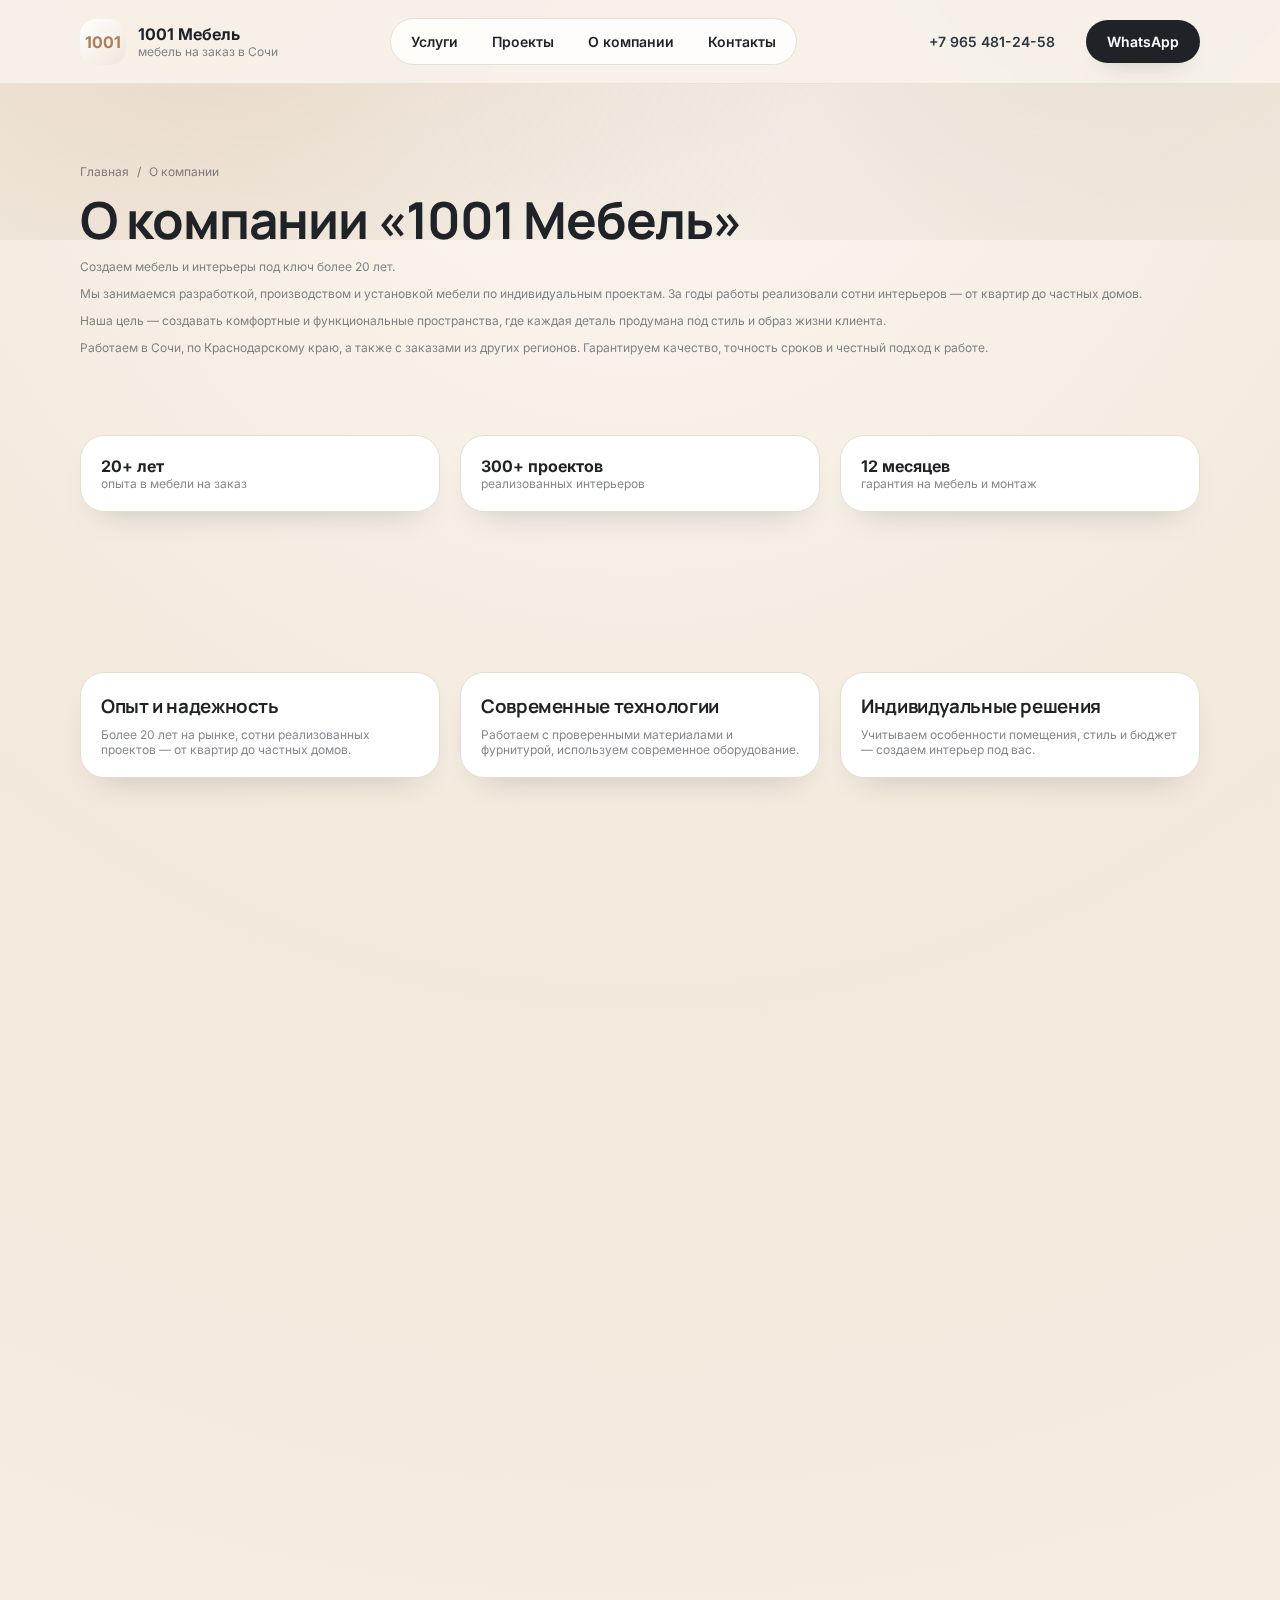
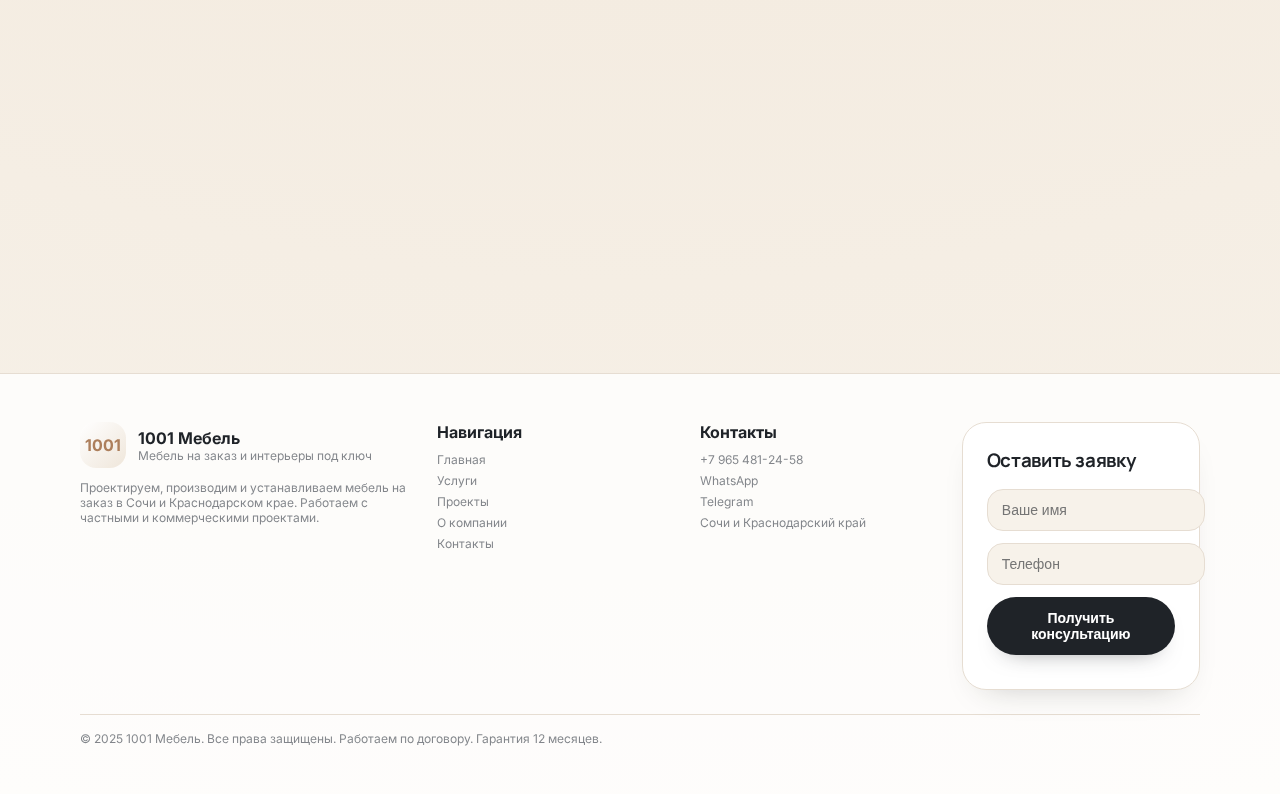
<file: o-kompanii/index.html>
﻿<!doctype html>
<html lang="ru">
  <head>
    <meta charset="utf-8" />
    <meta name="viewport" content="width=device-width, initial-scale=1" />
    <title>О компании — 1001 Мебель</title>
    <meta
      name="description"
      content="1001 Мебель — более 20 лет опыта в мебели на заказ в Сочи. Проектирование, производство и монтаж с гарантией 12 месяцев."
    />
    <link rel="canonical" href="https://1001мебель.рф/o-kompanii/" />
    <link rel="icon" href="../images/hero-interior.svg" type="image/svg+xml" />
    <link rel="stylesheet" href="../assets/styles.css" />
    <link
      rel="stylesheet"
      href="https://fonts.googleapis.com/css2?family=Inter:wght@400;500;600&family=Manrope:wght@500;600;700&display=swap"
    />
    <script type="application/ld+json">
      {
        "@context": "https://schema.org",
        "@type": "BreadcrumbList",
        "itemListElement": [
          {
            "@type": "ListItem",
            "position": 1,
            "name": "Главная",
            "item": "https://1001мебель.рф/"
          },
          {
            "@type": "ListItem",
            "position": 2,
            "name": "О компании",
            "item": "https://1001мебель.рф/o-kompanii/"
          }
        ]
      }
    </script>
  </head>
  <body>
    <header class="header">
      <div class="container header-inner">
        <a class="logo" href="/">
          <span class="logo-badge">1001</span>
          <span>
            <strong>1001 Мебель</strong>
            <span class="small" style="display: block">мебель на заказ в Сочи</span>
          </span>
        </a>
        <nav class="nav">
          <a href="/uslugi/">Услуги</a>
          <a href="/proekty/">Проекты</a>
          <a href="/o-kompanii/">О компании</a>
          <a href="/kontakty/">Контакты</a>
        </nav>
        <div class="header-actions">
          <a href="tel:+79654812458" class="button button-ghost">+7 965 481-24-58</a>
          <a href="https://wa.me/79654812458" class="button button-primary">WhatsApp</a>
        </div>
        <button class="mobile-toggle" data-menu-toggle>Меню</button>
      </div>
      <div class="mobile-menu" data-mobile-menu>
        <div class="container" style="padding: 16px 0">
          <a href="/uslugi/">Услуги</a>
          <a href="/proekty/">Проекты</a>
          <a href="/o-kompanii/">О компании</a>
          <a href="/kontakty/">Контакты</a>
        </div>
      </div>
    </header>

    <main class="section">
      <div class="container">
        <div class="breadcrumbs">
          <a href="/">Главная</a>
          <span>/</span>
          <span>О компании</span>
        </div>
        <h1 class="hero-title" style="margin-top: 12px">О компании «1001 Мебель»</h1>
        <p class="small" style="margin-top: 12px">
          Создаем мебель и интерьеры под ключ более 20 лет.
        </p>
        <p class="small" style="margin-top: 12px">
          Мы занимаемся разработкой, производством и установкой мебели по
          индивидуальным проектам. За годы работы реализовали сотни интерьеров —
          от квартир до частных домов.
        </p>
        <p class="small" style="margin-top: 12px">
          Наша цель — создавать комфортные и функциональные пространства, где
          каждая деталь продумана под стиль и образ жизни клиента.
        </p>
        <p class="small" style="margin-top: 12px">
          Работаем в Сочи, по Краснодарскому краю, а также с заказами из других
          регионов. Гарантируем качество, точность сроков и честный подход к работе.
        </p>
      </div>

      <section class="section reveal">
        <div class="container grid grid-3">
          <div class="card" style="padding: 20px">
            <strong>20+ лет</strong>
            <div class="small">опыта в мебели на заказ</div>
          </div>
          <div class="card" style="padding: 20px">
            <strong>300+ проектов</strong>
            <div class="small">реализованных интерьеров</div>
          </div>
          <div class="card" style="padding: 20px">
            <strong>12 месяцев</strong>
            <div class="small">гарантия на мебель и монтаж</div>
          </div>
        </div>
      </section>

      <section class="section reveal">
        <div class="container grid grid-3">
          <div class="card" style="padding: 20px">
            <h3>Опыт и надежность</h3>
            <p class="small" style="margin-top: 8px">
              Более 20 лет на рынке, сотни реализованных проектов — от квартир до
              частных домов.
            </p>
          </div>
          <div class="card" style="padding: 20px">
            <h3>Современные технологии</h3>
            <p class="small" style="margin-top: 8px">
              Работаем с проверенными материалами и фурнитурой, используем современное оборудование.
            </p>
          </div>
          <div class="card" style="padding: 20px">
            <h3>Индивидуальные решения</h3>
            <p class="small" style="margin-top: 8px">
              Учитываем особенности помещения, стиль и бюджет — создаем интерьер под вас.
            </p>
          </div>
        </div>
      </section>

      <section class="section reveal">
        <div class="container">
          <h2 class="section-title">Как проходит процесс работы</h2>
          <div class="grid grid-3" style="margin-top: 24px">
            <div class="card" style="padding: 20px">
              <div class="small">01</div>
              <h3>Оставляете заявку</h3>
              <p class="small" style="margin-top: 8px">
                Заполняете форму или пишете в мессенджер — отвечаем в течение 5 минут.
              </p>
            </div>
            <div class="card" style="padding: 20px">
              <div class="small">02</div>
              <h3>Выезд и замер</h3>
              <p class="small" style="margin-top: 8px">
                Специалист приезжает, проводит замеры и уточняет детали проекта.
              </p>
            </div>
            <div class="card" style="padding: 20px">
              <div class="small">03</div>
              <h3>Дизайн-проект и смета</h3>
              <p class="small" style="margin-top: 8px">
                Подготавливаем визуализацию, подбираем материалы и рассчитываем стоимость.
              </p>
            </div>
            <div class="card" style="padding: 20px">
              <div class="small">04</div>
              <h3>Изготовление мебели</h3>
              <p class="small" style="margin-top: 8px">
                Производим мебель на собственном или партнерском производстве.
              </p>
            </div>
            <div class="card" style="padding: 20px">
              <div class="small">05</div>
              <h3>Доставка и установка</h3>
              <p class="small" style="margin-top: 8px">
                Аккуратно доставляем, собираем и проверяем качество.
              </p>
            </div>
            <div class="card" style="padding: 20px">
              <div class="small">06</div>
              <h3>Готовый результат</h3>
              <p class="small" style="margin-top: 8px">
                Вы получаете полностью готовый интерьер с гарантией 12 месяцев.
              </p>
            </div>
          </div>
        </div>
      </section>

      <section class="section reveal">
        <div class="container">
          <div class="card card-lg" style="padding: 32px">
            <div class="grid grid-2">
              <div>
                <h2 class="section-title">Хотите обсудить проект?</h2>
                <p class="section-subtitle">Оставьте заявку — подготовим решение и расчет.</p>
              </div>
              <form class="card lead-form" data-source="about">
                <h3>Запросить консультацию</h3>
                <div class="form-grid">
                  <input name="name" type="text" placeholder="Ваше имя" required />
                  <input name="phone" type="tel" placeholder="Телефон" required />
                  <input name="details" type="text" placeholder="Коротко о задаче" />
                  <input name="company" type="text" tabindex="-1" autocomplete="off" style="display:none" />
                </div>
                <button class="button button-primary" type="submit" style="margin-top: 16px">
                  Связаться со мной
                </button>
                <div class="form-status form-note"></div>
              </form>
            </div>
          </div>
        </div>
      </section>
    </main>

    <footer class="footer">
      <div class="container" style="padding: 48px 0">
        <div class="footer-grid">
          <div>
            <div class="logo">
              <span class="logo-badge">1001</span>
              <span>
                <strong>1001 Мебель</strong>
                <span class="small" style="display: block">
                  Мебель на заказ и интерьеры под ключ
                </span>
              </span>
            </div>
            <p class="small" style="margin-top: 12px">
              Проектируем, производим и устанавливаем мебель на заказ в Сочи и
              Краснодарском крае. Работаем с частными и коммерческими проектами.
            </p>
          </div>
          <div>
            <strong>Навигация</strong>
            <div class="small" style="margin-top: 10px; display: grid; gap: 6px">
              <a href="/">Главная</a>
              <a href="/uslugi/">Услуги</a>
              <a href="/proekty/">Проекты</a>
              <a href="/o-kompanii/">О компании</a>
              <a href="/kontakty/">Контакты</a>
            </div>
          </div>
          <div>
            <strong>Контакты</strong>
            <div class="small" style="margin-top: 10px; display: grid; gap: 6px">
              <a href="tel:+79654812458">+7 965 481-24-58</a>
              <a href="https://wa.me/79654812458">WhatsApp</a>
              <a href="https://t.me/mebelSochi2023">Telegram</a>
              <span>Сочи и Краснодарский край</span>
            </div>
          </div>
          <div>
            <form class="card lead-form" data-source="footer">
              <h3>Оставить заявку</h3>
              <div class="form-grid">
                <input name="name" type="text" placeholder="Ваше имя" required />
                <input name="phone" type="tel" placeholder="Телефон" required />
                <input name="company" type="text" tabindex="-1" autocomplete="off" style="display:none" />
              </div>
              <button class="button button-primary" type="submit" style="margin-top: 12px">
                Получить консультацию
              </button>
              <div class="form-status form-note"></div>
            </form>
          </div>
        </div>
        <div class="small" style="margin-top: 24px; border-top: 1px solid var(--line); padding-top: 16px">
          © 2025 1001 Мебель. Все права защищены. Работаем по договору. Гарантия 12 месяцев.
        </div>
      </div>
    </footer>

    <div class="sticky-actions">
      <a class="call" href="tel:+79654812458">Позвонить</a>
      <a class="wa" href="https://wa.me/79654812458">WhatsApp</a>
    </div>

    <script src="../assets/app.js"></script>
  </body>
</html>
</file>
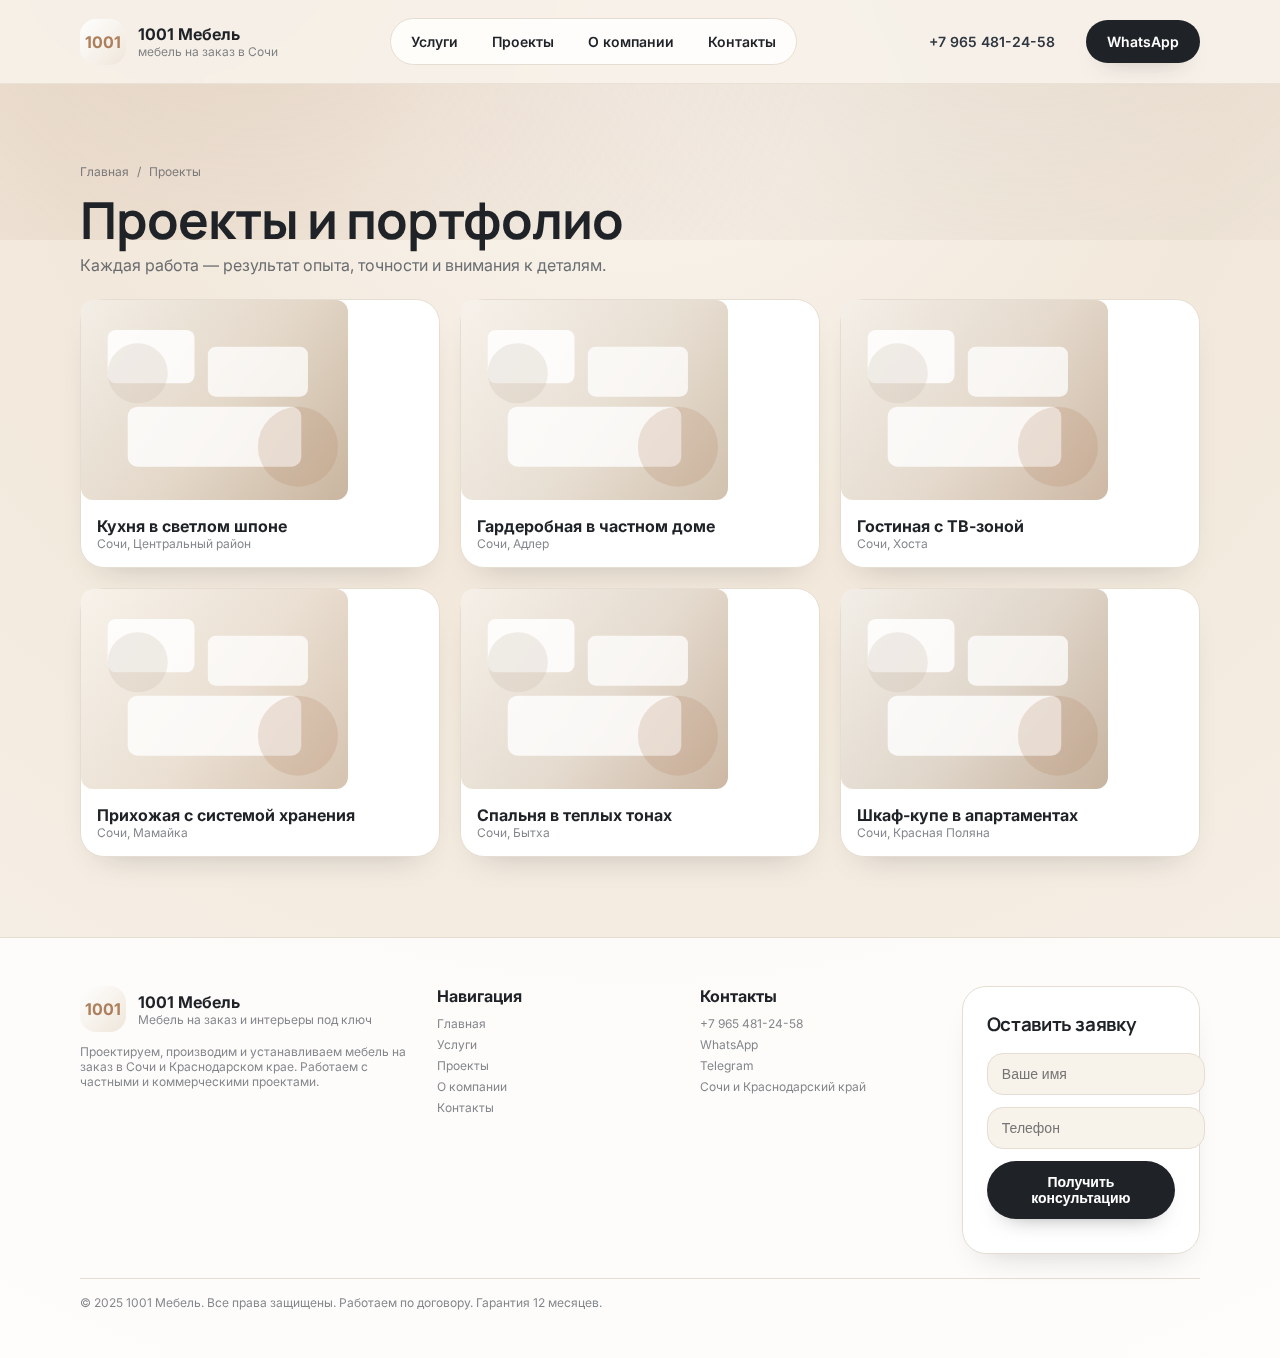
<file: proekty/index.html>
﻿<!doctype html>
<html lang="ru">
  <head>
    <meta charset="utf-8" />
    <meta name="viewport" content="width=device-width, initial-scale=1" />
    <title>Проекты и портфолио — 1001 Мебель</title>
    <meta
      name="description"
      content="Портфолио 1001 Мебель: кухни, шкафы-купе, гардеробные, гостиные и спальни. Более 300 реализованных проектов в Сочи."
    />
    <link rel="canonical" href="https://1001мебель.рф/proekty/" />
    <link rel="icon" href="../images/hero-interior.svg" type="image/svg+xml" />
    <link rel="stylesheet" href="../assets/styles.css" />
    <link
      rel="stylesheet"
      href="https://fonts.googleapis.com/css2?family=Inter:wght@400;500;600&family=Manrope:wght@500;600;700&display=swap"
    />
    <script type="application/ld+json">
      {
        "@context": "https://schema.org",
        "@type": "BreadcrumbList",
        "itemListElement": [
          {
            "@type": "ListItem",
            "position": 1,
            "name": "Главная",
            "item": "https://1001мебель.рф/"
          },
          {
            "@type": "ListItem",
            "position": 2,
            "name": "Проекты",
            "item": "https://1001мебель.рф/proekty/"
          }
        ]
      }
    </script>
  </head>
  <body>
    <header class="header">
      <div class="container header-inner">
        <a class="logo" href="/">
          <span class="logo-badge">1001</span>
          <span>
            <strong>1001 Мебель</strong>
            <span class="small" style="display: block">мебель на заказ в Сочи</span>
          </span>
        </a>
        <nav class="nav">
          <a href="/uslugi/">Услуги</a>
          <a href="/proekty/">Проекты</a>
          <a href="/o-kompanii/">О компании</a>
          <a href="/kontakty/">Контакты</a>
        </nav>
        <div class="header-actions">
          <a href="tel:+79654812458" class="button button-ghost">+7 965 481-24-58</a>
          <a href="https://wa.me/79654812458" class="button button-primary">WhatsApp</a>
        </div>
        <button class="mobile-toggle" data-menu-toggle>Меню</button>
      </div>
      <div class="mobile-menu" data-mobile-menu>
        <div class="container" style="padding: 16px 0">
          <a href="/uslugi/">Услуги</a>
          <a href="/proekty/">Проекты</a>
          <a href="/o-kompanii/">О компании</a>
          <a href="/kontakty/">Контакты</a>
        </div>
      </div>
    </header>

    <main class="section">
      <div class="container">
        <div class="breadcrumbs">
          <a href="/">Главная</a>
          <span>/</span>
          <span>Проекты</span>
        </div>
        <h1 class="hero-title" style="margin-top: 12px">Проекты и портфолио</h1>
        <p class="section-subtitle" style="margin-top: 8px">
          Каждая работа — результат опыта, точности и внимания к деталям.
        </p>
        <div class="grid grid-3" style="margin-top: 24px">
          <div class="card project-card">
            <img src="../images/project-01.svg" alt="Кухня в светлом шпоне" loading="lazy" />
            <div style="padding: 16px">
              <strong>Кухня в светлом шпоне</strong>
              <div class="small">Сочи, Центральный район</div>
            </div>
          </div>
          <div class="card project-card">
            <img src="../images/project-02.svg" alt="Гардеробная в частном доме" loading="lazy" />
            <div style="padding: 16px">
              <strong>Гардеробная в частном доме</strong>
              <div class="small">Сочи, Адлер</div>
            </div>
          </div>
          <div class="card project-card">
            <img src="../images/project-03.svg" alt="Гостиная с ТВ-зоной" loading="lazy" />
            <div style="padding: 16px">
              <strong>Гостиная с ТВ-зоной</strong>
              <div class="small">Сочи, Хоста</div>
            </div>
          </div>
          <div class="card project-card">
            <img src="../images/project-04.svg" alt="Прихожая с системой хранения" loading="lazy" />
            <div style="padding: 16px">
              <strong>Прихожая с системой хранения</strong>
              <div class="small">Сочи, Мамайка</div>
            </div>
          </div>
          <div class="card project-card">
            <img src="../images/project-05.svg" alt="Спальня в теплых тонах" loading="lazy" />
            <div style="padding: 16px">
              <strong>Спальня в теплых тонах</strong>
              <div class="small">Сочи, Бытха</div>
            </div>
          </div>
          <div class="card project-card">
            <img src="../images/project-06.svg" alt="Шкаф-купе в апартаментах" loading="lazy" />
            <div style="padding: 16px">
              <strong>Шкаф-купе в апартаментах</strong>
              <div class="small">Сочи, Красная Поляна</div>
            </div>
          </div>
        </div>
      </div>
    </main>

    <footer class="footer">
      <div class="container" style="padding: 48px 0">
        <div class="footer-grid">
          <div>
            <div class="logo">
              <span class="logo-badge">1001</span>
              <span>
                <strong>1001 Мебель</strong>
                <span class="small" style="display: block">
                  Мебель на заказ и интерьеры под ключ
                </span>
              </span>
            </div>
            <p class="small" style="margin-top: 12px">
              Проектируем, производим и устанавливаем мебель на заказ в Сочи и
              Краснодарском крае. Работаем с частными и коммерческими проектами.
            </p>
          </div>
          <div>
            <strong>Навигация</strong>
            <div class="small" style="margin-top: 10px; display: grid; gap: 6px">
              <a href="/">Главная</a>
              <a href="/uslugi/">Услуги</a>
              <a href="/proekty/">Проекты</a>
              <a href="/o-kompanii/">О компании</a>
              <a href="/kontakty/">Контакты</a>
            </div>
          </div>
          <div>
            <strong>Контакты</strong>
            <div class="small" style="margin-top: 10px; display: grid; gap: 6px">
              <a href="tel:+79654812458">+7 965 481-24-58</a>
              <a href="https://wa.me/79654812458">WhatsApp</a>
              <a href="https://t.me/mebelSochi2023">Telegram</a>
              <span>Сочи и Краснодарский край</span>
            </div>
          </div>
          <div>
            <form class="card lead-form" data-source="footer">
              <h3>Оставить заявку</h3>
              <div class="form-grid">
                <input name="name" type="text" placeholder="Ваше имя" required />
                <input name="phone" type="tel" placeholder="Телефон" required />
                <input name="company" type="text" tabindex="-1" autocomplete="off" style="display:none" />
              </div>
              <button class="button button-primary" type="submit" style="margin-top: 12px">
                Получить консультацию
              </button>
              <div class="form-status form-note"></div>
            </form>
          </div>
        </div>
        <div class="small" style="margin-top: 24px; border-top: 1px solid var(--line); padding-top: 16px">
          © 2025 1001 Мебель. Все права защищены. Работаем по договору. Гарантия 12 месяцев.
        </div>
      </div>
    </footer>

    <div class="sticky-actions">
      <a class="call" href="tel:+79654812458">Позвонить</a>
      <a class="wa" href="https://wa.me/79654812458">WhatsApp</a>
    </div>

    <script src="../assets/app.js"></script>
  </body>
</html>
</file>
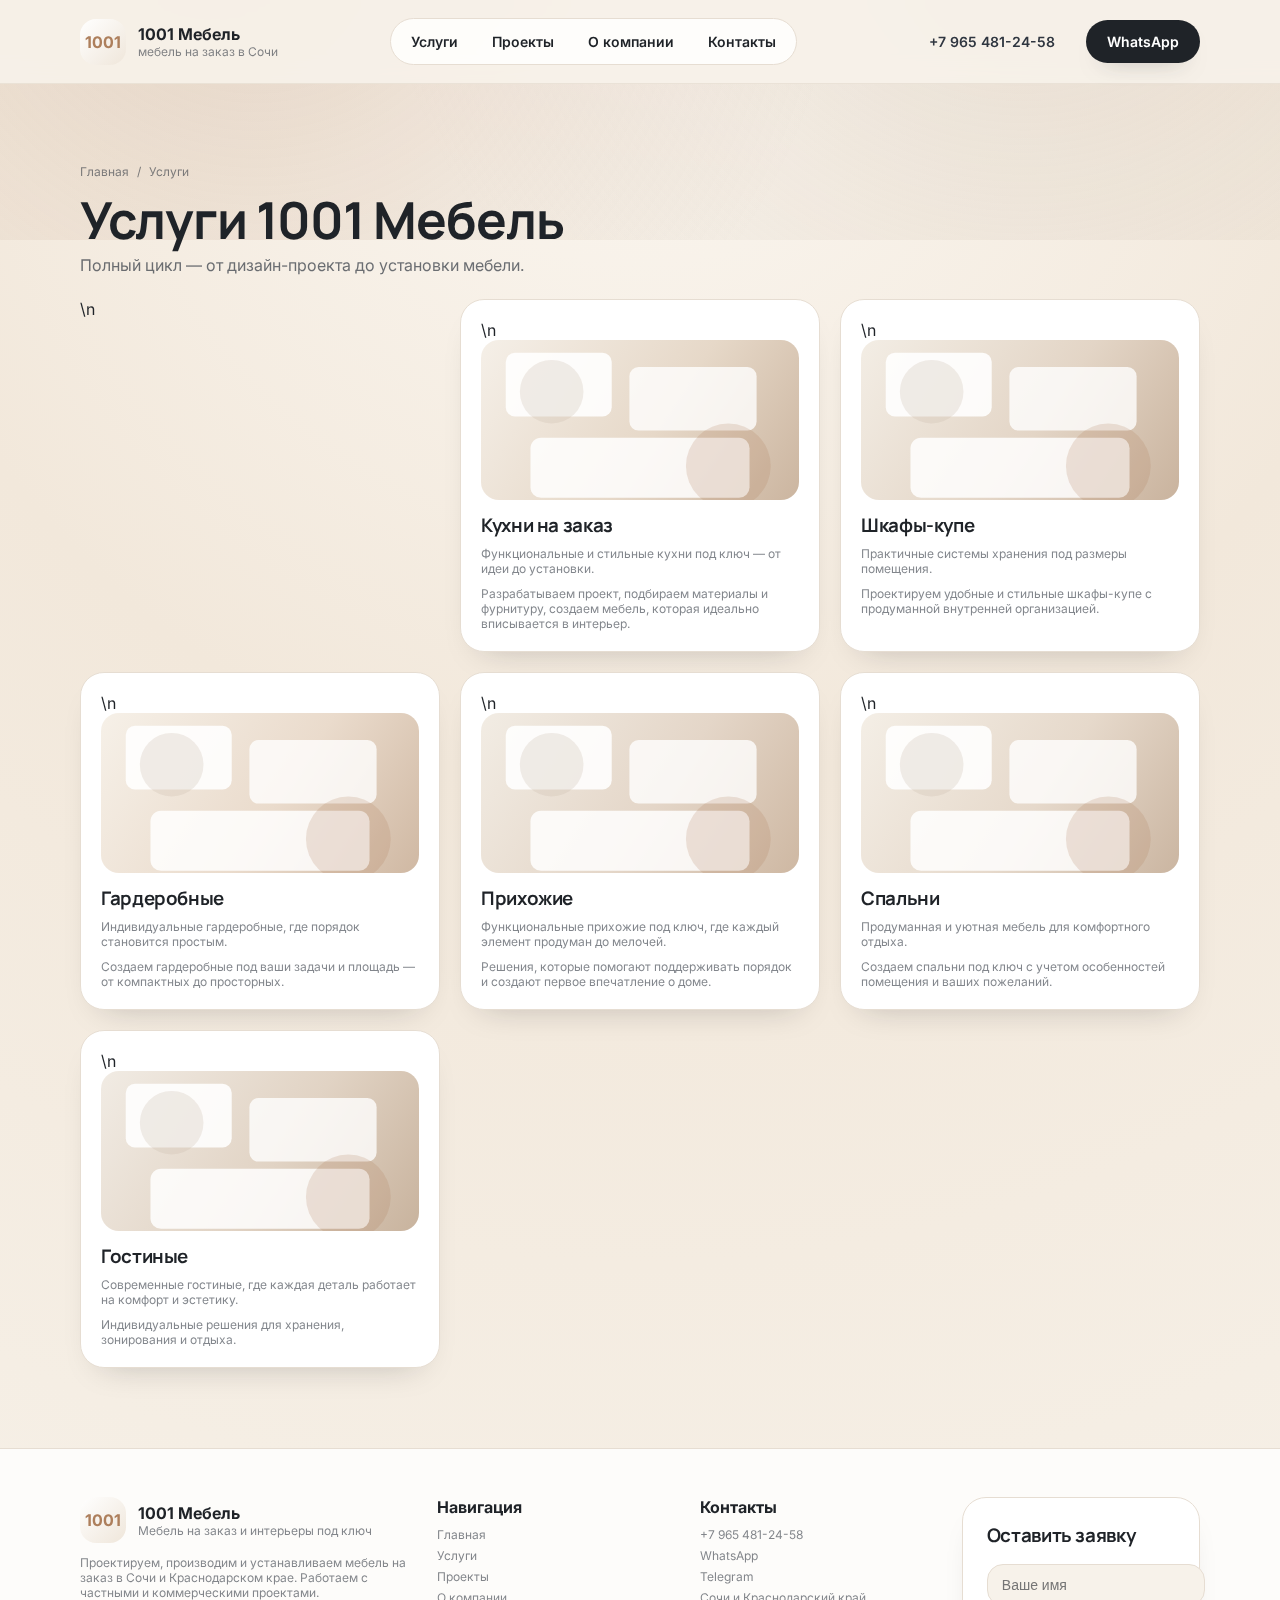
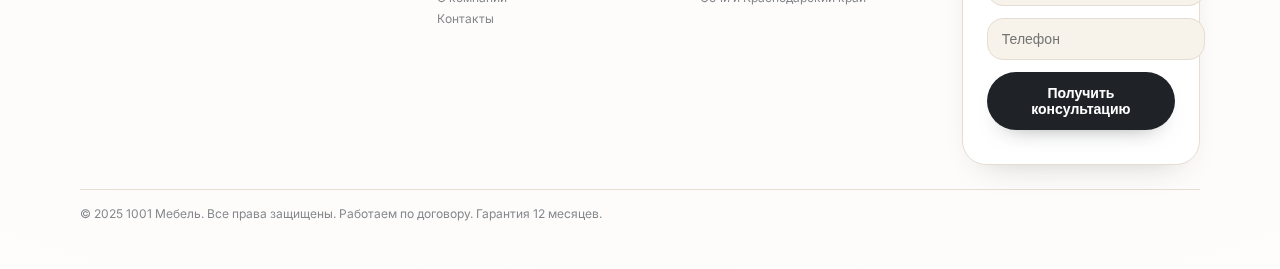
<file: uslugi/index.html>
﻿<!doctype html>
<html lang="ru">
  <head>
    <meta charset="utf-8" />
    <meta name="viewport" content="width=device-width, initial-scale=1" />
    <title>Услуги мебели на заказ — 1001 Мебель</title>
    <meta
      name="description"
      content="Кухни, шкафы-купе, гардеробные, прихожие, спальни и гостиные на заказ в Сочи. Проектирование, производство и установка."
    />
    <link rel="canonical" href="https://1001мебель.рф/uslugi/" />
    <link rel="icon" href="../images/hero-interior.svg" type="image/svg+xml" />
    <link rel="stylesheet" href="../assets/styles.css" />
    <link
      rel="stylesheet"
      href="https://fonts.googleapis.com/css2?family=Inter:wght@400;500;600&family=Manrope:wght@500;600;700&display=swap"
    />
    <script type="application/ld+json">
      {
        "@context": "https://schema.org",
        "@type": "BreadcrumbList",
        "itemListElement": [
          {
            "@type": "ListItem",
            "position": 1,
            "name": "Главная",
            "item": "https://1001мебель.рф/"
          },
          {
            "@type": "ListItem",
            "position": 2,
            "name": "Услуги",
            "item": "https://1001мебель.рф/uslugi/"
          }
        ]
      }
    </script>
  </head>
  <body>
    <header class="header">
      <div class="container header-inner">
        <a class="logo" href="/">
          <span class="logo-badge">1001</span>
          <span>
            <strong>1001 Мебель</strong>
            <span class="small" style="display: block">мебель на заказ в Сочи</span>
          </span>
        </a>
        <nav class="nav">
          <a href="/uslugi/">Услуги</a>
          <a href="/proekty/">Проекты</a>
          <a href="/o-kompanii/">О компании</a>
          <a href="/kontakty/">Контакты</a>
        </nav>
        <div class="header-actions">
          <a href="tel:+79654812458" class="button button-ghost">+7 965 481-24-58</a>
          <a href="https://wa.me/79654812458" class="button button-primary">WhatsApp</a>
        </div>
        <button class="mobile-toggle" data-menu-toggle>Меню</button>
      </div>
      <div class="mobile-menu" data-mobile-menu>
        <div class="container" style="padding: 16px 0">
          <a href="/uslugi/">Услуги</a>
          <a href="/proekty/">Проекты</a>
          <a href="/o-kompanii/">О компании</a>
          <a href="/kontakty/">Контакты</a>
        </div>
      </div>
    </header>

    <main class="section">
      <div class="container">
        <div class="breadcrumbs">
          <a href="/">Главная</a>
          <span>/</span>
          <span>Услуги</span>
        </div>
        <h1 class="hero-title" style="margin-top: 12px">Услуги 1001 Мебель</h1>
        <p class="section-subtitle" style="margin-top: 8px">
          Полный цикл — от дизайн-проекта до установки мебели.
        </p>
        <div class="grid grid-3 services-grid" style="margin-top: 24px">\n          <a class="card service-card" href="/uslugi/kukhni-na-zakaz-sochi/">\n            <img class="service-thumb" src="../images/service-kitchen.svg" alt="Кухни на заказ" loading="lazy" />
            <h3>Кухни на заказ</h3>
            <p class="small" style="margin-top: 8px">
              Функциональные и стильные кухни под ключ — от идеи до установки.
            </p>
            <p class="small" style="margin-top: 10px">
              Разрабатываем проект, подбираем материалы и фурнитуру, создаем мебель,
              которая идеально вписывается в интерьер.
            </p>
          </a>
          <a class="card service-card" href="/uslugi/shkafy-kupe/">\n            <img class="service-thumb" src="../images/service-closet.svg" alt="Шкафы-купе" loading="lazy" />
            <h3>Шкафы-купе</h3>
            <p class="small" style="margin-top: 8px">
              Практичные системы хранения под размеры помещения.
            </p>
            <p class="small" style="margin-top: 10px">
              Проектируем удобные и стильные шкафы-купе с продуманной внутренней организацией.
            </p>
          </a>
          <a class="card service-card" href="/uslugi/garderobnye/">\n            <img class="service-thumb" src="../images/service-wardrobe.svg" alt="Гардеробные" loading="lazy" />
            <h3>Гардеробные</h3>
            <p class="small" style="margin-top: 8px">
              Индивидуальные гардеробные, где порядок становится простым.
            </p>
            <p class="small" style="margin-top: 10px">
              Создаем гардеробные под ваши задачи и площадь — от компактных до просторных.
            </p>
          </a>
          <a class="card service-card" href="/uslugi/prikhozhie/">\n            <img class="service-thumb" src="../images/service-hall.svg" alt="Прихожие" loading="lazy" />
            <h3>Прихожие</h3>
            <p class="small" style="margin-top: 8px">
              Функциональные прихожие под ключ, где каждый элемент продуман до мелочей.
            </p>
            <p class="small" style="margin-top: 10px">
              Решения, которые помогают поддерживать порядок и создают первое впечатление о доме.
            </p>
          </a>
          <a class="card service-card" href="/uslugi/spalni/">\n            <img class="service-thumb" src="../images/service-bedroom.svg" alt="Спальни" loading="lazy" />
            <h3>Спальни</h3>
            <p class="small" style="margin-top: 8px">
              Продуманная и уютная мебель для комфортного отдыха.
            </p>
            <p class="small" style="margin-top: 10px">
              Создаем спальни под ключ с учетом особенностей помещения и ваших пожеланий.
            </p>
          </a>
          <a class="card service-card" href="/uslugi/gostinye/">\n            <img class="service-thumb" src="../images/service-living.svg" alt="Гостиные" loading="lazy" />
            <h3>Гостиные</h3>
            <p class="small" style="margin-top: 8px">
              Современные гостиные, где каждая деталь работает на комфорт и эстетику.
            </p>
            <p class="small" style="margin-top: 10px">
              Индивидуальные решения для хранения, зонирования и отдыха.
            </p>
          </a>
        </div>
      </div>
    </main>

    <footer class="footer">
      <div class="container" style="padding: 48px 0">
        <div class="footer-grid">
          <div>
            <div class="logo">
              <span class="logo-badge">1001</span>
              <span>
                <strong>1001 Мебель</strong>
                <span class="small" style="display: block">
                  Мебель на заказ и интерьеры под ключ
                </span>
              </span>
            </div>
            <p class="small" style="margin-top: 12px">
              Проектируем, производим и устанавливаем мебель на заказ в Сочи и
              Краснодарском крае. Работаем с частными и коммерческими проектами.
            </p>
          </div>
          <div>
            <strong>Навигация</strong>
            <div class="small" style="margin-top: 10px; display: grid; gap: 6px">
              <a href="/">Главная</a>
              <a href="/uslugi/">Услуги</a>
              <a href="/proekty/">Проекты</a>
              <a href="/o-kompanii/">О компании</a>
              <a href="/kontakty/">Контакты</a>
            </div>
          </div>
          <div>
            <strong>Контакты</strong>
            <div class="small" style="margin-top: 10px; display: grid; gap: 6px">
              <a href="tel:+79654812458">+7 965 481-24-58</a>
              <a href="https://wa.me/79654812458">WhatsApp</a>
              <a href="https://t.me/mebelSochi2023">Telegram</a>
              <span>Сочи и Краснодарский край</span>
            </div>
          </div>
          <div>
            <form class="card lead-form" data-source="footer">
              <h3>Оставить заявку</h3>
              <div class="form-grid">
                <input name="name" type="text" placeholder="Ваше имя" required />
                <input name="phone" type="tel" placeholder="Телефон" required />
                <input name="company" type="text" tabindex="-1" autocomplete="off" style="display:none" />
              </div>
              <button class="button button-primary" type="submit" style="margin-top: 12px">
                Получить консультацию
              </button>
              <div class="form-status form-note"></div>
            </form>
          </div>
        </div>
        <div class="small" style="margin-top: 24px; border-top: 1px solid var(--line); padding-top: 16px">
          © 2025 1001 Мебель. Все права защищены. Работаем по договору. Гарантия 12 месяцев.
        </div>
      </div>
    </footer>

    <div class="sticky-actions">
      <a class="call" href="tel:+79654812458">Позвонить</a>
      <a class="wa" href="https://wa.me/79654812458">WhatsApp</a>
    </div>

    <script src="../assets/app.js"></script>
  </body>
</html>
</file>
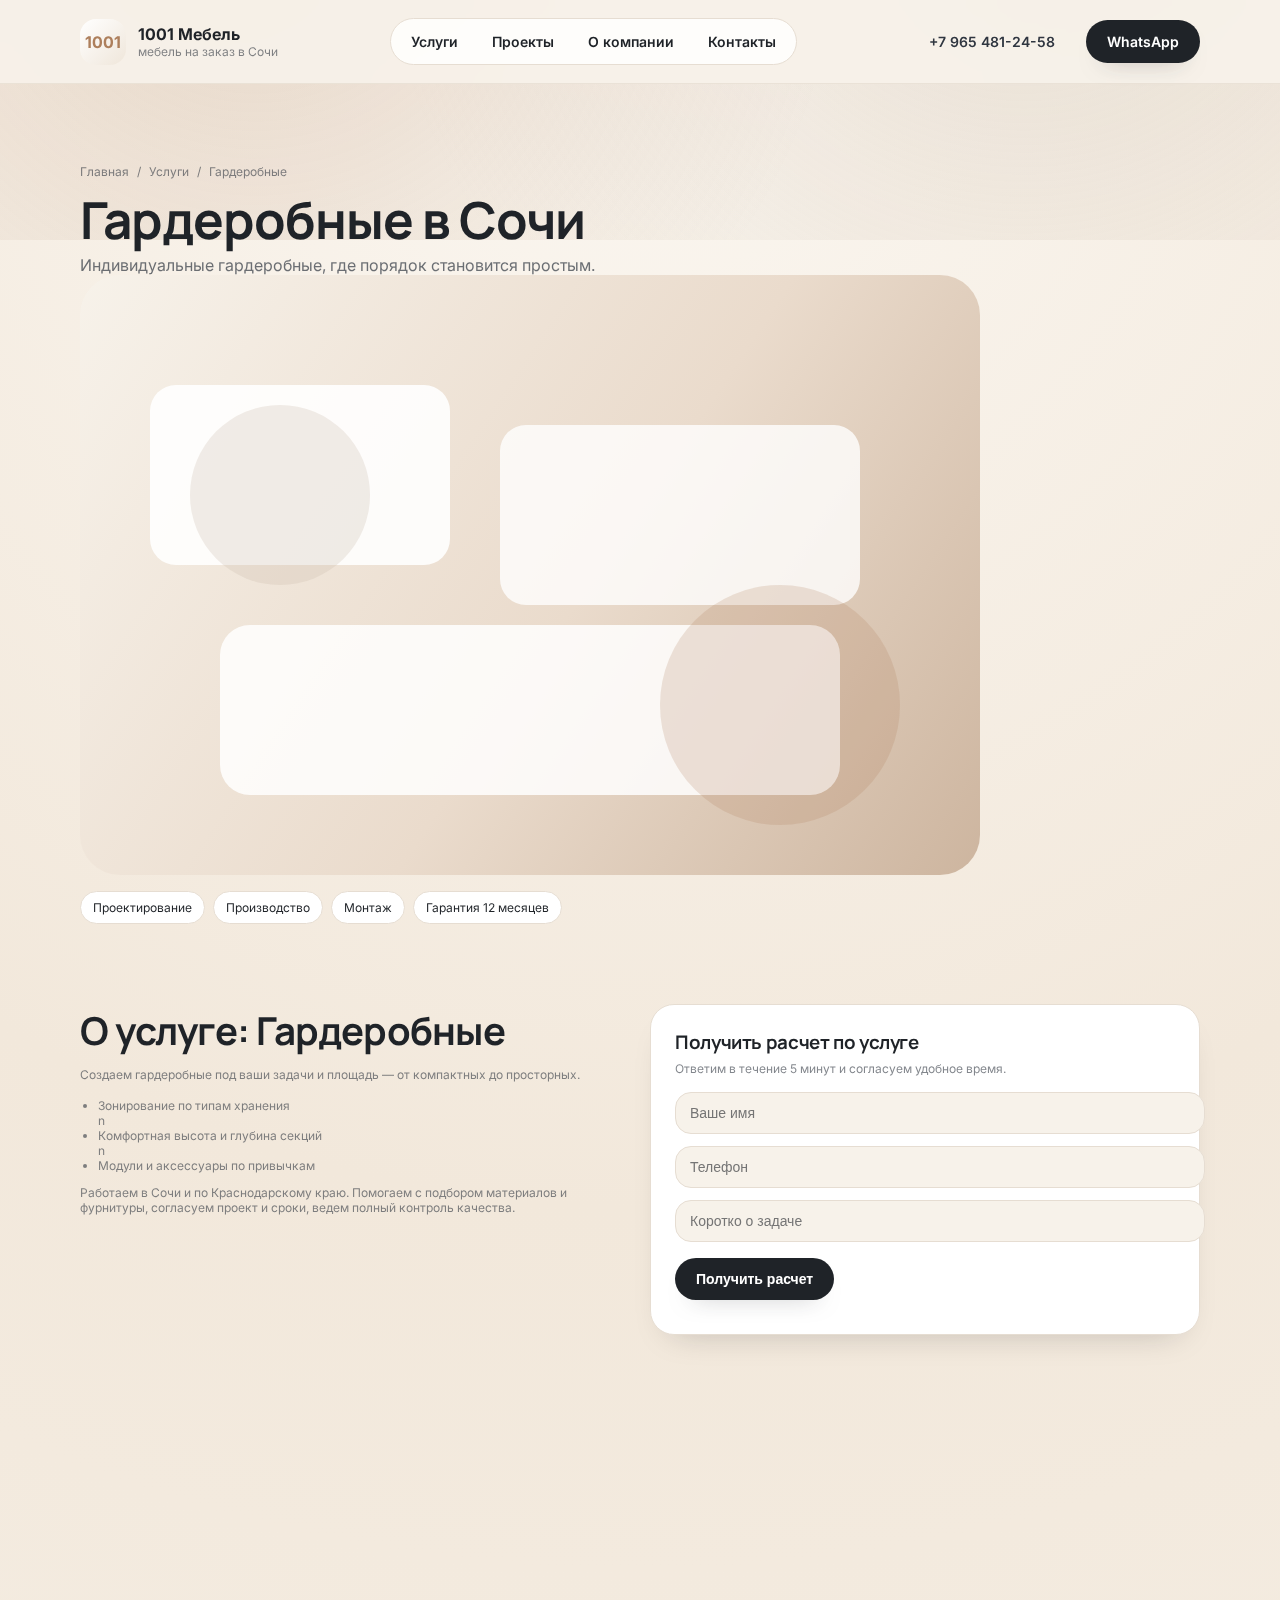
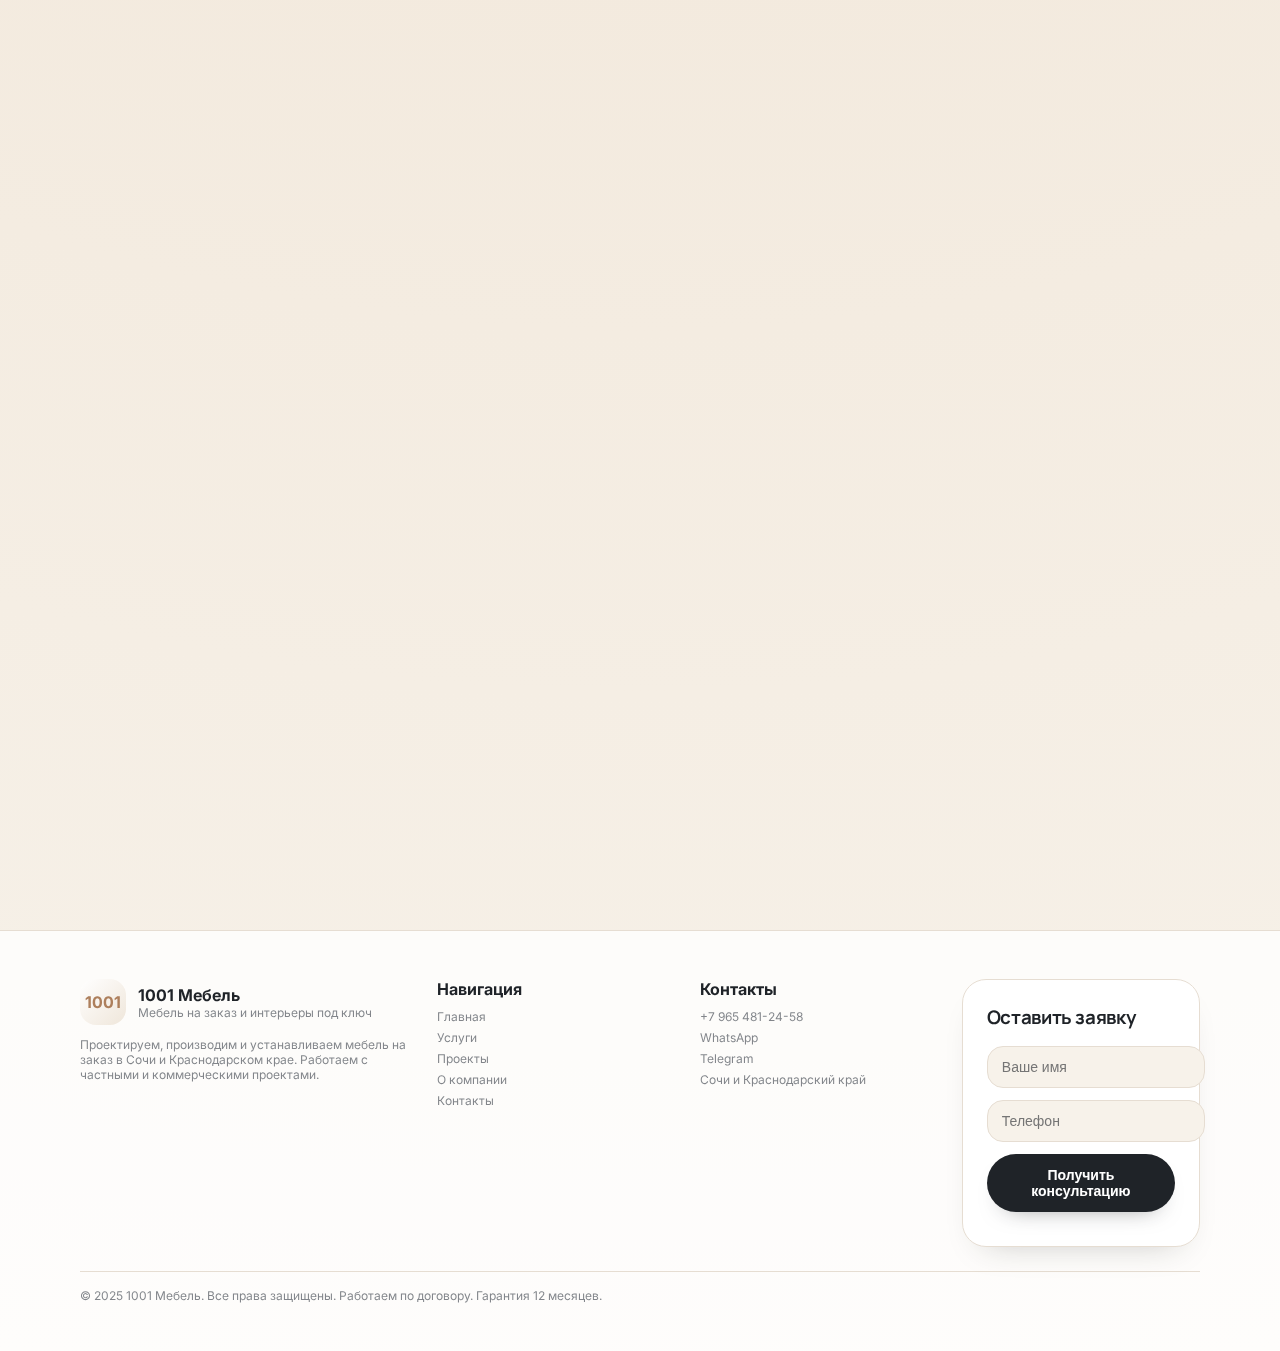
<file: uslugi/garderobnye/index.html>
﻿<!doctype html>
<html lang="ru">
  <head>
    <meta charset="utf-8" />
    <meta name="viewport" content="width=device-width, initial-scale=1" />
    <title>Гардеробные в Сочи - 1001 Мебель</title>
    <meta
      name="description"
      content="Гардеробные в Сочи и Краснодарском крае. Создаем гардеробные под ваши задачи и площадь — от компактных до просторных."
    />
    <link rel="canonical" href="https://1001мебель.рф/uslugi/garderobnye/" />
    <link rel="icon" href="../../images/hero-interior.svg" type="image/svg+xml" />
    <link rel="stylesheet" href="../../assets/styles.css" />
    <link
      rel="stylesheet"
      href="https://fonts.googleapis.com/css2?family=Inter:wght@400;500;600&family=Manrope:wght@500;600;700&display=swap"
    />
    <script type="application/ld+json">
      {
        "@context": "https://schema.org",
        "@type": "BreadcrumbList",
        "itemListElement": [
          {
            "@type": "ListItem",
            "position": 1,
            "name": "Главная",
            "item": "https://1001мебель.рф/"
          },
          {
            "@type": "ListItem",
            "position": 2,
            "name": "Услуги",
            "item": "https://1001мебель.рф/uslugi/"
          },
          {
            "@type": "ListItem",
            "position": 3,
            "name": "Гардеробные",
            "item": "https://1001мебель.рф/uslugi/garderobnye/"
          }
        ]
      }
    </script>
  </head>
  <body>
    <header class="header">
      <div class="container header-inner">
        <a class="logo" href="/">
          <span class="logo-badge">1001</span>
          <span>
            <strong>1001 Мебель</strong>
            <span class="small" style="display: block">мебель на заказ в Сочи</span>
          </span>
        </a>
        <nav class="nav">
          <a href="/uslugi/">Услуги</a>
          <a href="/proekty/">Проекты</a>
          <a href="/o-kompanii/">О компании</a>
          <a href="/kontakty/">Контакты</a>
        </nav>
        <div class="header-actions">
          <a href="tel:+79654812458" class="button button-ghost">+7 965 481-24-58</a>
          <a href="https://wa.me/79654812458" class="button button-primary">WhatsApp</a>
        </div>
        <button class="mobile-toggle" data-menu-toggle>Меню</button>
      </div>
      <div class="mobile-menu" data-mobile-menu>
        <div class="container" style="padding: 16px 0">
          <a href="/uslugi/">Услуги</a>
          <a href="/proekty/">Проекты</a>
          <a href="/o-kompanii/">О компании</a>
          <a href="/kontakty/">Контакты</a>
        </div>
      </div>
    </header>

    <main class="section">
      <div class="container">
        <div class="breadcrumbs">
          <a href="/">Главная</a>
          <span>/</span>
          <a href="/uslugi/">Услуги</a>
          <span>/</span>
          <span>Гардеробные</span>
        </div>
        <h1 class="hero-title" style="margin-top: 12px">Гардеробные в Сочи</h1>
        <p class="section-subtitle" style="margin-top: 8px">Индивидуальные гардеробные, где порядок становится простым.</p>
        <img class="service-banner" src="../../images/service-wardrobe.svg" alt="Гардеробные" loading="lazy" />
        <div class="tag-list" style="margin-top: 16px">
          <span class="tag">Проектирование</span>
          <span class="tag">Производство</span>
          <span class="tag">Монтаж</span>
          <span class="tag">Гарантия 12 месяцев</span>
        </div>
      </div>

      <section class="section reveal">
        <div class="container grid grid-2">
          <div>
            <h2 class="section-title">О услуге: Гардеробные</h2>
            <p class="small" style="margin-top: 10px">Создаем гардеробные под ваши задачи и площадь — от компактных до просторных.</p>
            <ul style="margin-top: 16px; padding-left: 18px" class="small">
              <li>Зонирование по типам хранения</li>n<li>Комфортная высота и глубина секций</li>n<li>Модули и аксессуары по привычкам</li>
            </ul>
            <p class="small" style="margin-top: 12px">
              Работаем в Сочи и по Краснодарскому краю. Помогаем с подбором материалов
              и фурнитуры, согласуем проект и сроки, ведем полный контроль качества.
            </p>
          </div>
          <form class="card lead-form" data-source="garderobnye">
            <h3>Получить расчет по услуге</h3>
            <p class="small" style="margin-top: 6px">
              Ответим в течение 5 минут и согласуем удобное время.
            </p>
            <div class="form-grid">
              <input name="name" type="text" placeholder="Ваше имя" required />
              <input name="phone" type="tel" placeholder="Телефон" required />
              <input name="details" type="text" placeholder="Коротко о задаче" />
              <input name="company" type="text" tabindex="-1" autocomplete="off" style="display:none" />
            </div>
            <button class="button button-primary" type="submit" style="margin-top: 16px">
              Получить расчет
            </button>
            <div class="form-status form-note"></div>
          </form>
        </div>
      </section>

      <section class="section alt reveal">
        <div class="container">
          <h2 class="section-title">Как мы работаем</h2>
          <div class="grid grid-3" style="margin-top: 24px">
            <div class="card" style="padding: 20px">
              <div class="small">01</div>
              <h3>Оставляете заявку</h3>
              <p class="small" style="margin-top: 8px">
                Заполняете форму или пишете в мессенджер — отвечаем в течение 5 минут.
              </p>
            </div>
            <div class="card" style="padding: 20px">
              <div class="small">02</div>
              <h3>Выезд и замер</h3>
              <p class="small" style="margin-top: 8px">
                Специалист приезжает, проводит замеры и уточняет детали проекта.
              </p>
            </div>
            <div class="card" style="padding: 20px">
              <div class="small">03</div>
              <h3>Дизайн-проект и смета</h3>
              <p class="small" style="margin-top: 8px">
                Подготавливаем визуализацию, подбираем материалы и рассчитываем стоимость.
              </p>
            </div>
            <div class="card" style="padding: 20px">
              <div class="small">04</div>
              <h3>Изготовление мебели</h3>
              <p class="small" style="margin-top: 8px">
                Производим мебель на собственном или партнерском производстве.
              </p>
            </div>
            <div class="card" style="padding: 20px">
              <div class="small">05</div>
              <h3>Доставка и установка</h3>
              <p class="small" style="margin-top: 8px">
                Аккуратно доставляем, собираем и проверяем качество.
              </p>
            </div>
            <div class="card" style="padding: 20px">
              <div class="small">06</div>
              <h3>Готовый результат</h3>
              <p class="small" style="margin-top: 8px">
                Вы получаете полностью готовый интерьер с гарантией 12 месяцев.
              </p>
            </div>
          </div>
        </div>
      </section>

      <section class="section reveal">
        <div class="container">
          <div class="card card-lg" style="padding: 32px">
            <div class="grid grid-2">
              <div>
                <h2 class="section-title">Готовы обсудить детали?</h2>
                <p class="section-subtitle">
                  Ответим на вопросы, подготовим расчет и согласуем замер.
                </p>
              </div>
              <form class="card lead-form" data-source="garderobnye-cta">
                <h3>Заявка на консультацию</h3>
                <div class="form-grid">
                  <input name="name" type="text" placeholder="Ваше имя" required />
                  <input name="phone" type="tel" placeholder="Телефон" required />
                  <input name="details" type="text" placeholder="Коротко о задаче" />
                  <input name="company" type="text" tabindex="-1" autocomplete="off" style="display:none" />
                </div>
                <button class="button button-primary" type="submit" style="margin-top: 16px">
                  Получить консультацию
                </button>
                <div class="form-status form-note"></div>
              </form>
            </div>
          </div>
        </div>
      </section>
    </main>

    <footer class="footer">
      <div class="container" style="padding: 48px 0">
        <div class="footer-grid">
          <div>
            <div class="logo">
              <span class="logo-badge">1001</span>
              <span>
                <strong>1001 Мебель</strong>
                <span class="small" style="display: block">
                  Мебель на заказ и интерьеры под ключ
                </span>
              </span>
            </div>
            <p class="small" style="margin-top: 12px">
              Проектируем, производим и устанавливаем мебель на заказ в Сочи и
              Краснодарском крае. Работаем с частными и коммерческими проектами.
            </p>
          </div>
          <div>
            <strong>Навигация</strong>
            <div class="small" style="margin-top: 10px; display: grid; gap: 6px">
              <a href="/">Главная</a>
              <a href="/uslugi/">Услуги</a>
              <a href="/proekty/">Проекты</a>
              <a href="/o-kompanii/">О компании</a>
              <a href="/kontakty/">Контакты</a>
            </div>
          </div>
          <div>
            <strong>Контакты</strong>
            <div class="small" style="margin-top: 10px; display: grid; gap: 6px">
              <a href="tel:+79654812458">+7 965 481-24-58</a>
              <a href="https://wa.me/79654812458">WhatsApp</a>
              <a href="https://t.me/mebelSochi2023">Telegram</a>
              <span>Сочи и Краснодарский край</span>
            </div>
          </div>
          <div>
            <form class="card lead-form" data-source="footer">
              <h3>Оставить заявку</h3>
              <div class="form-grid">
                <input name="name" type="text" placeholder="Ваше имя" required />
                <input name="phone" type="tel" placeholder="Телефон" required />
                <input name="company" type="text" tabindex="-1" autocomplete="off" style="display:none" />
              </div>
              <button class="button button-primary" type="submit" style="margin-top: 12px">
                Получить консультацию
              </button>
              <div class="form-status form-note"></div>
            </form>
          </div>
        </div>
        <div class="small" style="margin-top: 24px; border-top: 1px solid var(--line); padding-top: 16px">
          © 2025 1001 Мебель. Все права защищены. Работаем по договору. Гарантия 12 месяцев.
        </div>
      </div>
    </footer>

    <div class="sticky-actions">
      <a class="call" href="tel:+79654812458">Позвонить</a>
      <a class="wa" href="https://wa.me/79654812458">WhatsApp</a>
    </div>

    <script src="../../assets/app.js"></script>
  </body>
</html>
</file>
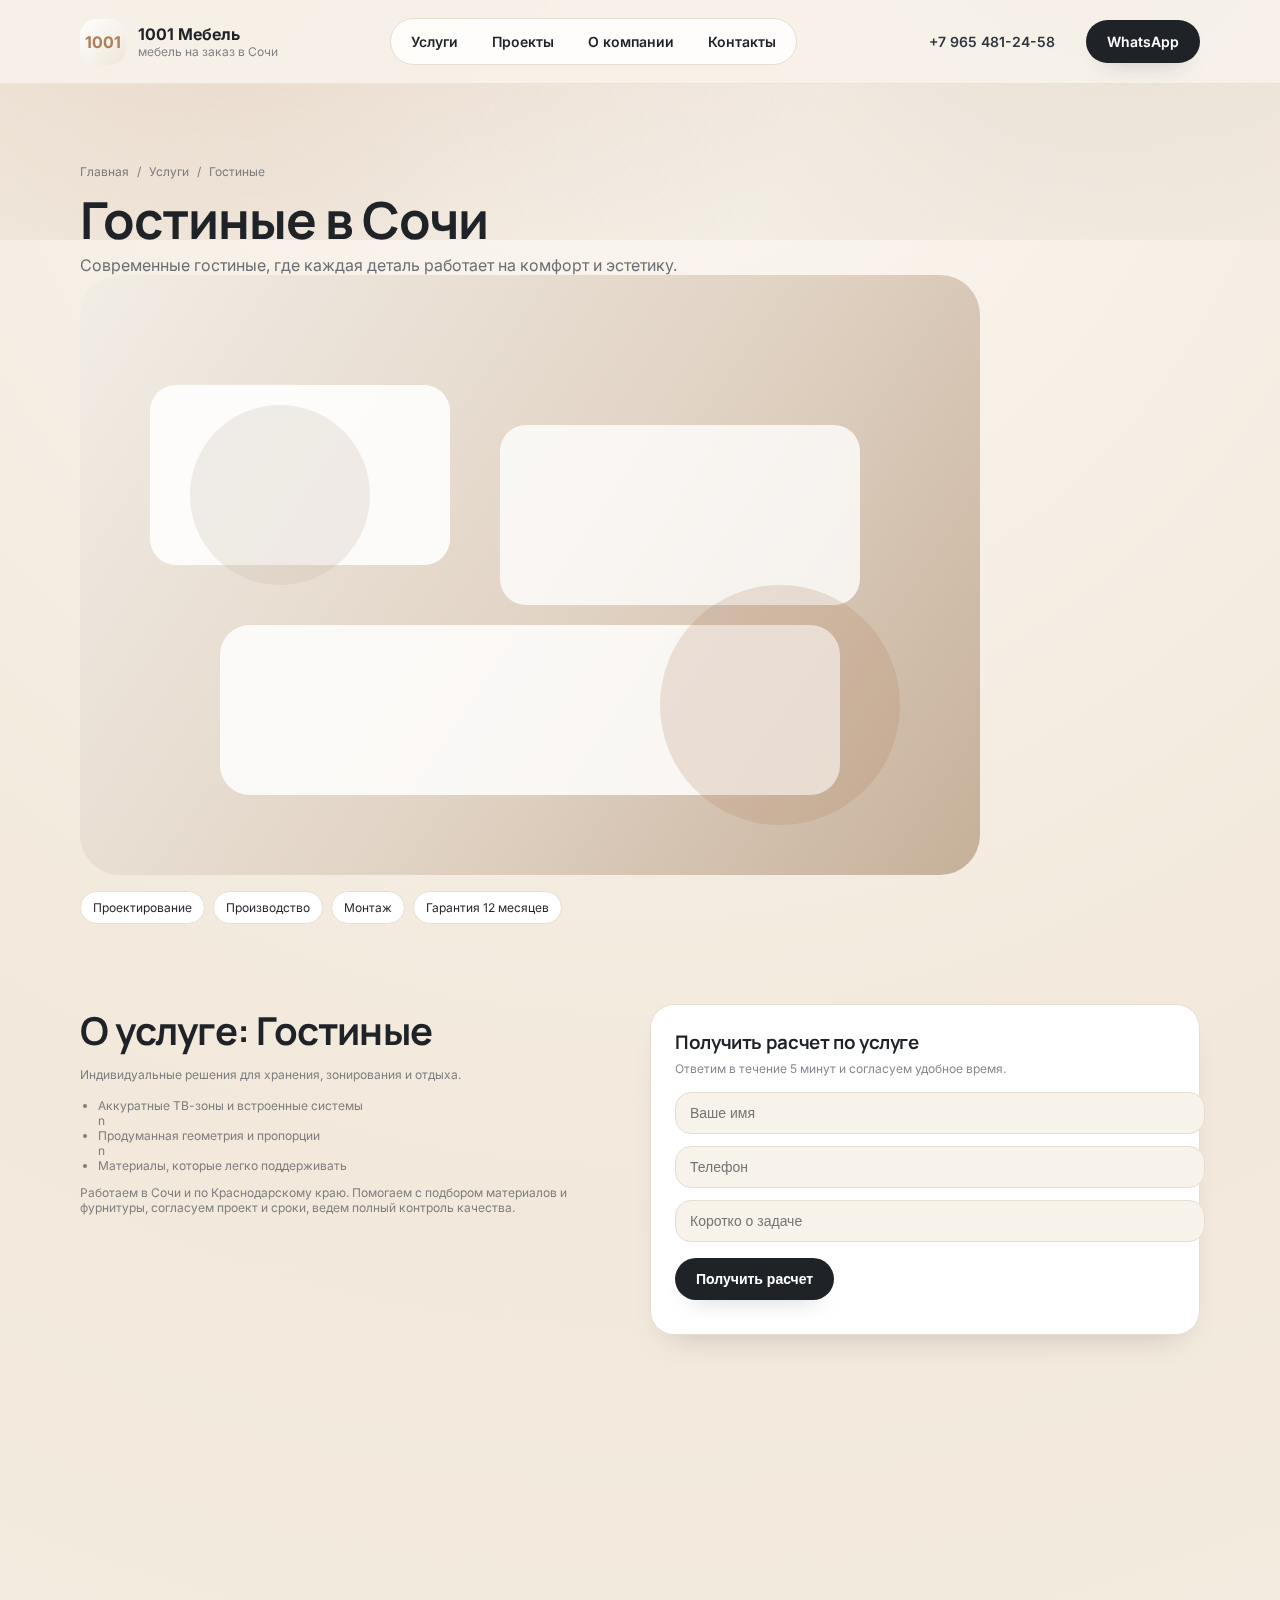
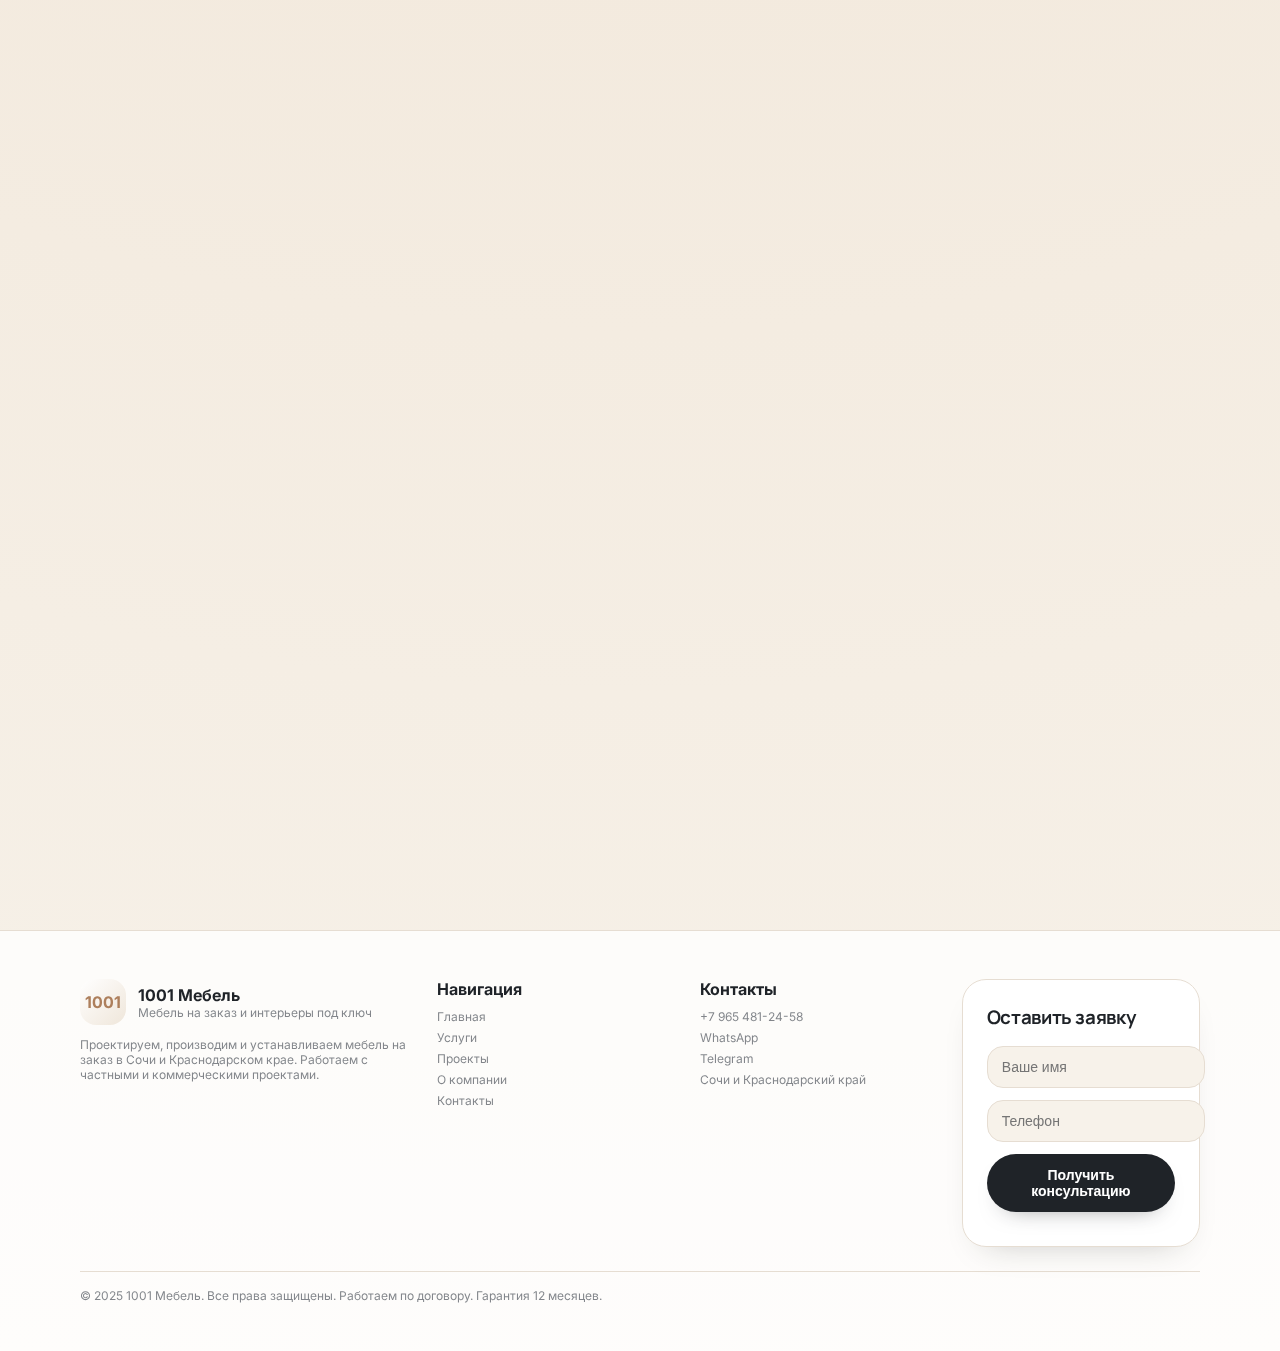
<file: uslugi/gostinye/index.html>
﻿<!doctype html>
<html lang="ru">
  <head>
    <meta charset="utf-8" />
    <meta name="viewport" content="width=device-width, initial-scale=1" />
    <title>Гостиные в Сочи - 1001 Мебель</title>
    <meta
      name="description"
      content="Гостиные в Сочи и Краснодарском крае. Индивидуальные решения для хранения, зонирования и отдыха."
    />
    <link rel="canonical" href="https://1001мебель.рф/uslugi/gostinye/" />
    <link rel="icon" href="../../images/hero-interior.svg" type="image/svg+xml" />
    <link rel="stylesheet" href="../../assets/styles.css" />
    <link
      rel="stylesheet"
      href="https://fonts.googleapis.com/css2?family=Inter:wght@400;500;600&family=Manrope:wght@500;600;700&display=swap"
    />
    <script type="application/ld+json">
      {
        "@context": "https://schema.org",
        "@type": "BreadcrumbList",
        "itemListElement": [
          {
            "@type": "ListItem",
            "position": 1,
            "name": "Главная",
            "item": "https://1001мебель.рф/"
          },
          {
            "@type": "ListItem",
            "position": 2,
            "name": "Услуги",
            "item": "https://1001мебель.рф/uslugi/"
          },
          {
            "@type": "ListItem",
            "position": 3,
            "name": "Гостиные",
            "item": "https://1001мебель.рф/uslugi/gostinye/"
          }
        ]
      }
    </script>
  </head>
  <body>
    <header class="header">
      <div class="container header-inner">
        <a class="logo" href="/">
          <span class="logo-badge">1001</span>
          <span>
            <strong>1001 Мебель</strong>
            <span class="small" style="display: block">мебель на заказ в Сочи</span>
          </span>
        </a>
        <nav class="nav">
          <a href="/uslugi/">Услуги</a>
          <a href="/proekty/">Проекты</a>
          <a href="/o-kompanii/">О компании</a>
          <a href="/kontakty/">Контакты</a>
        </nav>
        <div class="header-actions">
          <a href="tel:+79654812458" class="button button-ghost">+7 965 481-24-58</a>
          <a href="https://wa.me/79654812458" class="button button-primary">WhatsApp</a>
        </div>
        <button class="mobile-toggle" data-menu-toggle>Меню</button>
      </div>
      <div class="mobile-menu" data-mobile-menu>
        <div class="container" style="padding: 16px 0">
          <a href="/uslugi/">Услуги</a>
          <a href="/proekty/">Проекты</a>
          <a href="/o-kompanii/">О компании</a>
          <a href="/kontakty/">Контакты</a>
        </div>
      </div>
    </header>

    <main class="section">
      <div class="container">
        <div class="breadcrumbs">
          <a href="/">Главная</a>
          <span>/</span>
          <a href="/uslugi/">Услуги</a>
          <span>/</span>
          <span>Гостиные</span>
        </div>
        <h1 class="hero-title" style="margin-top: 12px">Гостиные в Сочи</h1>
        <p class="section-subtitle" style="margin-top: 8px">Современные гостиные, где каждая деталь работает на комфорт и эстетику.</p>
        <img class="service-banner" src="../../images/service-living.svg" alt="Гостиные" loading="lazy" />
        <div class="tag-list" style="margin-top: 16px">
          <span class="tag">Проектирование</span>
          <span class="tag">Производство</span>
          <span class="tag">Монтаж</span>
          <span class="tag">Гарантия 12 месяцев</span>
        </div>
      </div>

      <section class="section reveal">
        <div class="container grid grid-2">
          <div>
            <h2 class="section-title">О услуге: Гостиные</h2>
            <p class="small" style="margin-top: 10px">Индивидуальные решения для хранения, зонирования и отдыха.</p>
            <ul style="margin-top: 16px; padding-left: 18px" class="small">
              <li>Аккуратные ТВ-зоны и встроенные системы</li>n<li>Продуманная геометрия и пропорции</li>n<li>Материалы, которые легко поддерживать</li>
            </ul>
            <p class="small" style="margin-top: 12px">
              Работаем в Сочи и по Краснодарскому краю. Помогаем с подбором материалов
              и фурнитуры, согласуем проект и сроки, ведем полный контроль качества.
            </p>
          </div>
          <form class="card lead-form" data-source="gostinye">
            <h3>Получить расчет по услуге</h3>
            <p class="small" style="margin-top: 6px">
              Ответим в течение 5 минут и согласуем удобное время.
            </p>
            <div class="form-grid">
              <input name="name" type="text" placeholder="Ваше имя" required />
              <input name="phone" type="tel" placeholder="Телефон" required />
              <input name="details" type="text" placeholder="Коротко о задаче" />
              <input name="company" type="text" tabindex="-1" autocomplete="off" style="display:none" />
            </div>
            <button class="button button-primary" type="submit" style="margin-top: 16px">
              Получить расчет
            </button>
            <div class="form-status form-note"></div>
          </form>
        </div>
      </section>

      <section class="section alt reveal">
        <div class="container">
          <h2 class="section-title">Как мы работаем</h2>
          <div class="grid grid-3" style="margin-top: 24px">
            <div class="card" style="padding: 20px">
              <div class="small">01</div>
              <h3>Оставляете заявку</h3>
              <p class="small" style="margin-top: 8px">
                Заполняете форму или пишете в мессенджер — отвечаем в течение 5 минут.
              </p>
            </div>
            <div class="card" style="padding: 20px">
              <div class="small">02</div>
              <h3>Выезд и замер</h3>
              <p class="small" style="margin-top: 8px">
                Специалист приезжает, проводит замеры и уточняет детали проекта.
              </p>
            </div>
            <div class="card" style="padding: 20px">
              <div class="small">03</div>
              <h3>Дизайн-проект и смета</h3>
              <p class="small" style="margin-top: 8px">
                Подготавливаем визуализацию, подбираем материалы и рассчитываем стоимость.
              </p>
            </div>
            <div class="card" style="padding: 20px">
              <div class="small">04</div>
              <h3>Изготовление мебели</h3>
              <p class="small" style="margin-top: 8px">
                Производим мебель на собственном или партнерском производстве.
              </p>
            </div>
            <div class="card" style="padding: 20px">
              <div class="small">05</div>
              <h3>Доставка и установка</h3>
              <p class="small" style="margin-top: 8px">
                Аккуратно доставляем, собираем и проверяем качество.
              </p>
            </div>
            <div class="card" style="padding: 20px">
              <div class="small">06</div>
              <h3>Готовый результат</h3>
              <p class="small" style="margin-top: 8px">
                Вы получаете полностью готовый интерьер с гарантией 12 месяцев.
              </p>
            </div>
          </div>
        </div>
      </section>

      <section class="section reveal">
        <div class="container">
          <div class="card card-lg" style="padding: 32px">
            <div class="grid grid-2">
              <div>
                <h2 class="section-title">Готовы обсудить детали?</h2>
                <p class="section-subtitle">
                  Ответим на вопросы, подготовим расчет и согласуем замер.
                </p>
              </div>
              <form class="card lead-form" data-source="gostinye-cta">
                <h3>Заявка на консультацию</h3>
                <div class="form-grid">
                  <input name="name" type="text" placeholder="Ваше имя" required />
                  <input name="phone" type="tel" placeholder="Телефон" required />
                  <input name="details" type="text" placeholder="Коротко о задаче" />
                  <input name="company" type="text" tabindex="-1" autocomplete="off" style="display:none" />
                </div>
                <button class="button button-primary" type="submit" style="margin-top: 16px">
                  Получить консультацию
                </button>
                <div class="form-status form-note"></div>
              </form>
            </div>
          </div>
        </div>
      </section>
    </main>

    <footer class="footer">
      <div class="container" style="padding: 48px 0">
        <div class="footer-grid">
          <div>
            <div class="logo">
              <span class="logo-badge">1001</span>
              <span>
                <strong>1001 Мебель</strong>
                <span class="small" style="display: block">
                  Мебель на заказ и интерьеры под ключ
                </span>
              </span>
            </div>
            <p class="small" style="margin-top: 12px">
              Проектируем, производим и устанавливаем мебель на заказ в Сочи и
              Краснодарском крае. Работаем с частными и коммерческими проектами.
            </p>
          </div>
          <div>
            <strong>Навигация</strong>
            <div class="small" style="margin-top: 10px; display: grid; gap: 6px">
              <a href="/">Главная</a>
              <a href="/uslugi/">Услуги</a>
              <a href="/proekty/">Проекты</a>
              <a href="/o-kompanii/">О компании</a>
              <a href="/kontakty/">Контакты</a>
            </div>
          </div>
          <div>
            <strong>Контакты</strong>
            <div class="small" style="margin-top: 10px; display: grid; gap: 6px">
              <a href="tel:+79654812458">+7 965 481-24-58</a>
              <a href="https://wa.me/79654812458">WhatsApp</a>
              <a href="https://t.me/mebelSochi2023">Telegram</a>
              <span>Сочи и Краснодарский край</span>
            </div>
          </div>
          <div>
            <form class="card lead-form" data-source="footer">
              <h3>Оставить заявку</h3>
              <div class="form-grid">
                <input name="name" type="text" placeholder="Ваше имя" required />
                <input name="phone" type="tel" placeholder="Телефон" required />
                <input name="company" type="text" tabindex="-1" autocomplete="off" style="display:none" />
              </div>
              <button class="button button-primary" type="submit" style="margin-top: 12px">
                Получить консультацию
              </button>
              <div class="form-status form-note"></div>
            </form>
          </div>
        </div>
        <div class="small" style="margin-top: 24px; border-top: 1px solid var(--line); padding-top: 16px">
          © 2025 1001 Мебель. Все права защищены. Работаем по договору. Гарантия 12 месяцев.
        </div>
      </div>
    </footer>

    <div class="sticky-actions">
      <a class="call" href="tel:+79654812458">Позвонить</a>
      <a class="wa" href="https://wa.me/79654812458">WhatsApp</a>
    </div>

    <script src="../../assets/app.js"></script>
  </body>
</html>
</file>
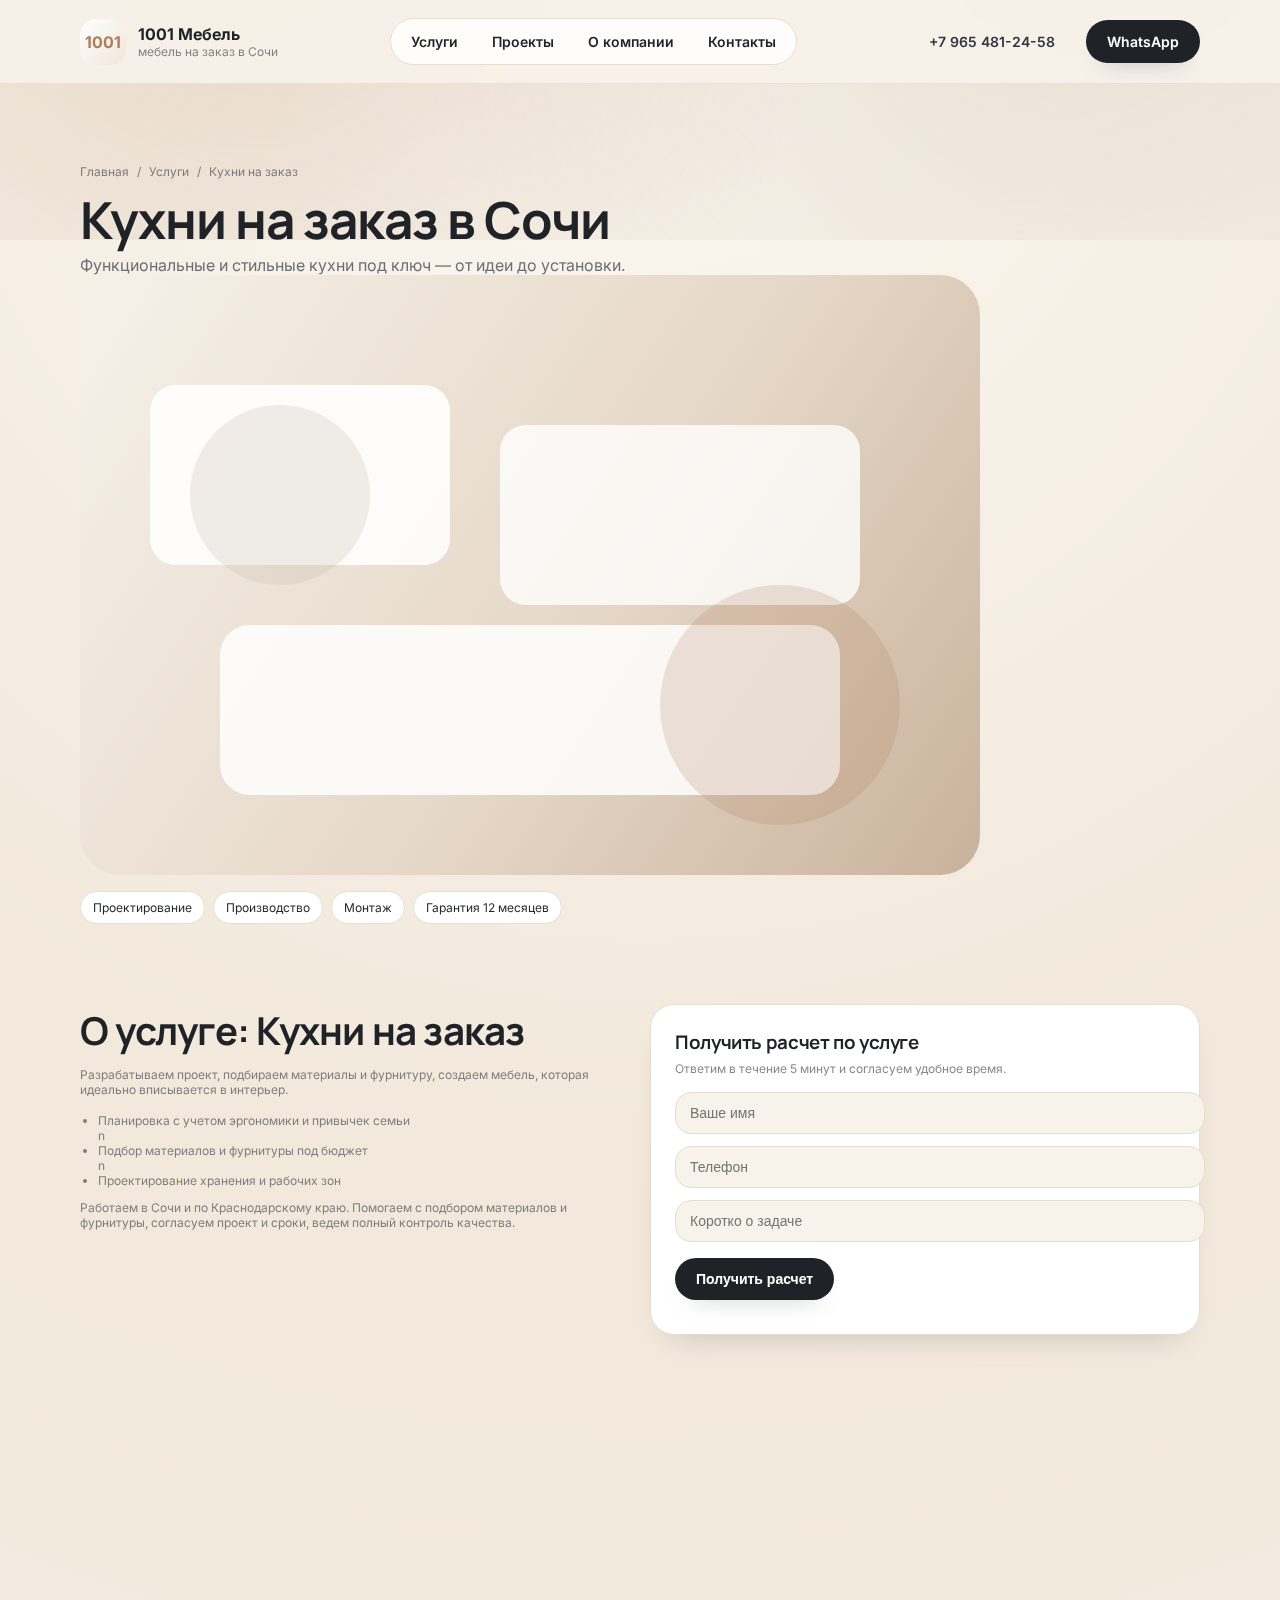
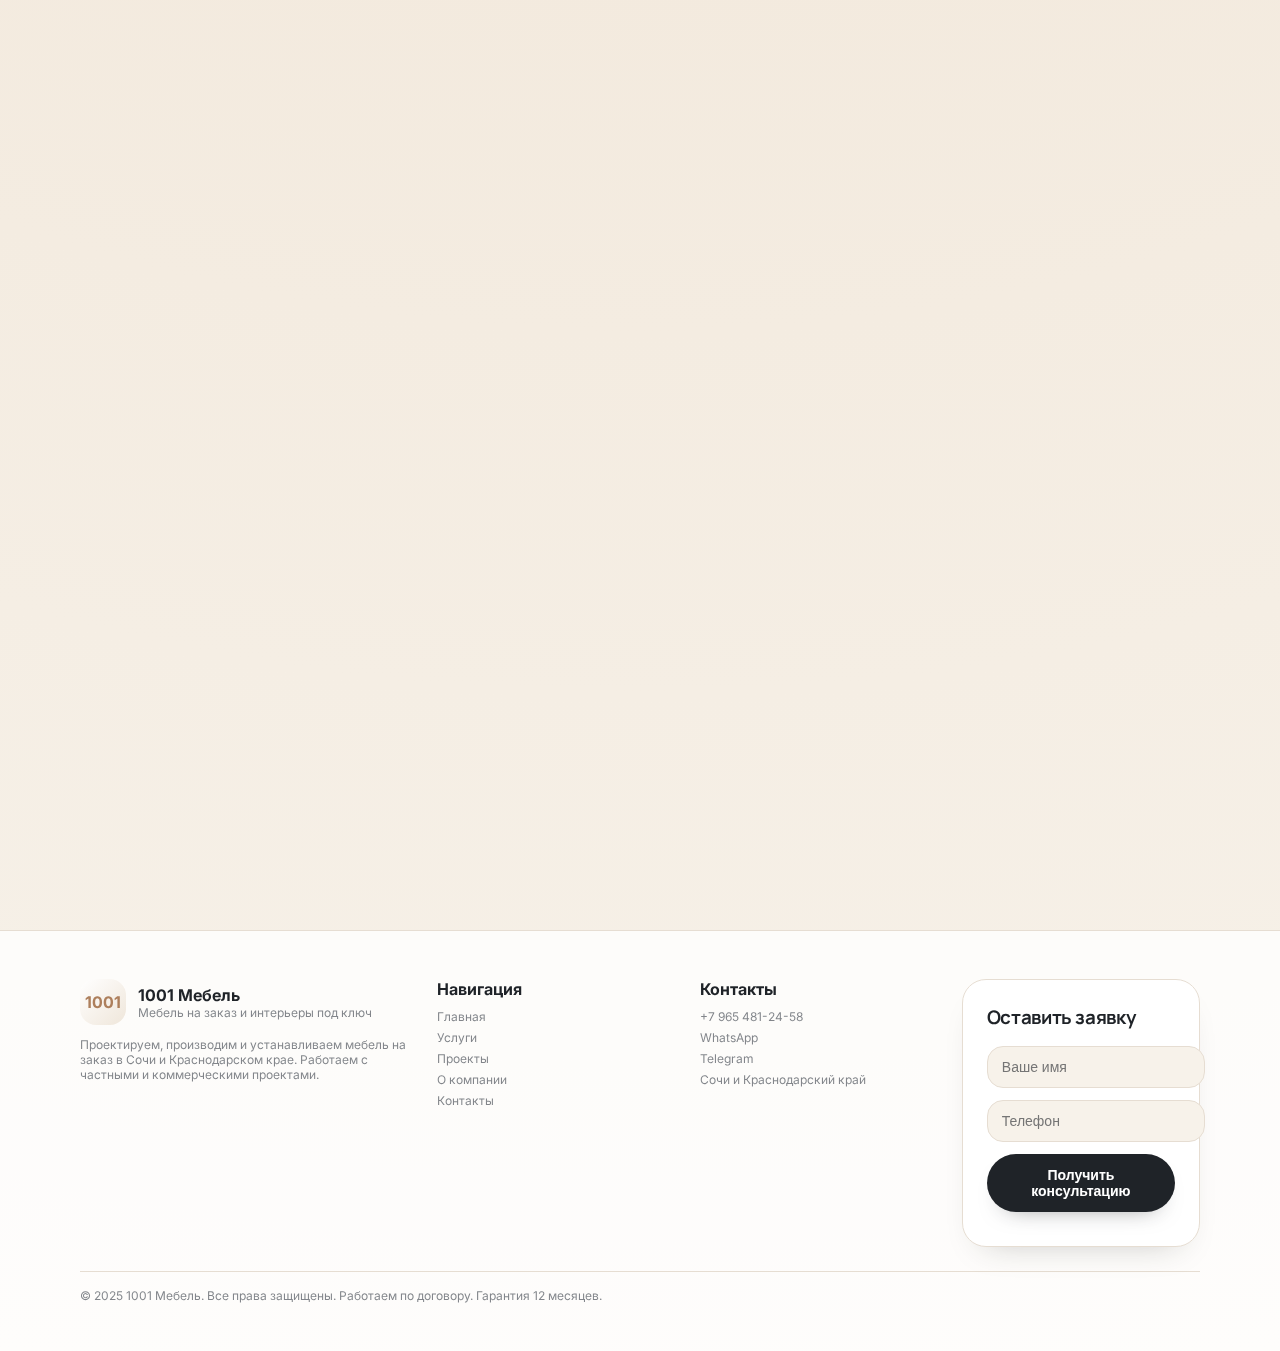
<file: uslugi/kukhni-na-zakaz-sochi/index.html>
﻿<!doctype html>
<html lang="ru">
  <head>
    <meta charset="utf-8" />
    <meta name="viewport" content="width=device-width, initial-scale=1" />
    <title>Кухни на заказ в Сочи - 1001 Мебель</title>
    <meta
      name="description"
      content="Кухни на заказ в Сочи и Краснодарском крае. Разрабатываем проект, подбираем материалы и фурнитуру, создаем мебель, которая идеально вписывается в интерьер."
    />
    <link rel="canonical" href="https://1001мебель.рф/uslugi/kukhni-na-zakaz-sochi/" />
    <link rel="icon" href="../../images/hero-interior.svg" type="image/svg+xml" />
    <link rel="stylesheet" href="../../assets/styles.css" />
    <link
      rel="stylesheet"
      href="https://fonts.googleapis.com/css2?family=Inter:wght@400;500;600&family=Manrope:wght@500;600;700&display=swap"
    />
    <script type="application/ld+json">
      {
        "@context": "https://schema.org",
        "@type": "BreadcrumbList",
        "itemListElement": [
          {
            "@type": "ListItem",
            "position": 1,
            "name": "Главная",
            "item": "https://1001мебель.рф/"
          },
          {
            "@type": "ListItem",
            "position": 2,
            "name": "Услуги",
            "item": "https://1001мебель.рф/uslugi/"
          },
          {
            "@type": "ListItem",
            "position": 3,
            "name": "Кухни на заказ",
            "item": "https://1001мебель.рф/uslugi/kukhni-na-zakaz-sochi/"
          }
        ]
      }
    </script>
  </head>
  <body>
    <header class="header">
      <div class="container header-inner">
        <a class="logo" href="/">
          <span class="logo-badge">1001</span>
          <span>
            <strong>1001 Мебель</strong>
            <span class="small" style="display: block">мебель на заказ в Сочи</span>
          </span>
        </a>
        <nav class="nav">
          <a href="/uslugi/">Услуги</a>
          <a href="/proekty/">Проекты</a>
          <a href="/o-kompanii/">О компании</a>
          <a href="/kontakty/">Контакты</a>
        </nav>
        <div class="header-actions">
          <a href="tel:+79654812458" class="button button-ghost">+7 965 481-24-58</a>
          <a href="https://wa.me/79654812458" class="button button-primary">WhatsApp</a>
        </div>
        <button class="mobile-toggle" data-menu-toggle>Меню</button>
      </div>
      <div class="mobile-menu" data-mobile-menu>
        <div class="container" style="padding: 16px 0">
          <a href="/uslugi/">Услуги</a>
          <a href="/proekty/">Проекты</a>
          <a href="/o-kompanii/">О компании</a>
          <a href="/kontakty/">Контакты</a>
        </div>
      </div>
    </header>

    <main class="section">
      <div class="container">
        <div class="breadcrumbs">
          <a href="/">Главная</a>
          <span>/</span>
          <a href="/uslugi/">Услуги</a>
          <span>/</span>
          <span>Кухни на заказ</span>
        </div>
        <h1 class="hero-title" style="margin-top: 12px">Кухни на заказ в Сочи</h1>
        <p class="section-subtitle" style="margin-top: 8px">Функциональные и стильные кухни под ключ — от идеи до установки.</p>
        <img class="service-banner" src="../../images/service-kitchen.svg" alt="Кухни на заказ" loading="lazy" />
        <div class="tag-list" style="margin-top: 16px">
          <span class="tag">Проектирование</span>
          <span class="tag">Производство</span>
          <span class="tag">Монтаж</span>
          <span class="tag">Гарантия 12 месяцев</span>
        </div>
      </div>

      <section class="section reveal">
        <div class="container grid grid-2">
          <div>
            <h2 class="section-title">О услуге: Кухни на заказ</h2>
            <p class="small" style="margin-top: 10px">Разрабатываем проект, подбираем материалы и фурнитуру, создаем мебель, которая идеально вписывается в интерьер.</p>
            <ul style="margin-top: 16px; padding-left: 18px" class="small">
              <li>Планировка с учетом эргономики и привычек семьи</li>n<li>Подбор материалов и фурнитуры под бюджет</li>n<li>Проектирование хранения и рабочих зон</li>
            </ul>
            <p class="small" style="margin-top: 12px">
              Работаем в Сочи и по Краснодарскому краю. Помогаем с подбором материалов
              и фурнитуры, согласуем проект и сроки, ведем полный контроль качества.
            </p>
          </div>
          <form class="card lead-form" data-source="kukhni-na-zakaz-sochi">
            <h3>Получить расчет по услуге</h3>
            <p class="small" style="margin-top: 6px">
              Ответим в течение 5 минут и согласуем удобное время.
            </p>
            <div class="form-grid">
              <input name="name" type="text" placeholder="Ваше имя" required />
              <input name="phone" type="tel" placeholder="Телефон" required />
              <input name="details" type="text" placeholder="Коротко о задаче" />
              <input name="company" type="text" tabindex="-1" autocomplete="off" style="display:none" />
            </div>
            <button class="button button-primary" type="submit" style="margin-top: 16px">
              Получить расчет
            </button>
            <div class="form-status form-note"></div>
          </form>
        </div>
      </section>

      <section class="section alt reveal">
        <div class="container">
          <h2 class="section-title">Как мы работаем</h2>
          <div class="grid grid-3" style="margin-top: 24px">
            <div class="card" style="padding: 20px">
              <div class="small">01</div>
              <h3>Оставляете заявку</h3>
              <p class="small" style="margin-top: 8px">
                Заполняете форму или пишете в мессенджер — отвечаем в течение 5 минут.
              </p>
            </div>
            <div class="card" style="padding: 20px">
              <div class="small">02</div>
              <h3>Выезд и замер</h3>
              <p class="small" style="margin-top: 8px">
                Специалист приезжает, проводит замеры и уточняет детали проекта.
              </p>
            </div>
            <div class="card" style="padding: 20px">
              <div class="small">03</div>
              <h3>Дизайн-проект и смета</h3>
              <p class="small" style="margin-top: 8px">
                Подготавливаем визуализацию, подбираем материалы и рассчитываем стоимость.
              </p>
            </div>
            <div class="card" style="padding: 20px">
              <div class="small">04</div>
              <h3>Изготовление мебели</h3>
              <p class="small" style="margin-top: 8px">
                Производим мебель на собственном или партнерском производстве.
              </p>
            </div>
            <div class="card" style="padding: 20px">
              <div class="small">05</div>
              <h3>Доставка и установка</h3>
              <p class="small" style="margin-top: 8px">
                Аккуратно доставляем, собираем и проверяем качество.
              </p>
            </div>
            <div class="card" style="padding: 20px">
              <div class="small">06</div>
              <h3>Готовый результат</h3>
              <p class="small" style="margin-top: 8px">
                Вы получаете полностью готовый интерьер с гарантией 12 месяцев.
              </p>
            </div>
          </div>
        </div>
      </section>

      <section class="section reveal">
        <div class="container">
          <div class="card card-lg" style="padding: 32px">
            <div class="grid grid-2">
              <div>
                <h2 class="section-title">Готовы обсудить детали?</h2>
                <p class="section-subtitle">
                  Ответим на вопросы, подготовим расчет и согласуем замер.
                </p>
              </div>
              <form class="card lead-form" data-source="kukhni-na-zakaz-sochi-cta">
                <h3>Заявка на консультацию</h3>
                <div class="form-grid">
                  <input name="name" type="text" placeholder="Ваше имя" required />
                  <input name="phone" type="tel" placeholder="Телефон" required />
                  <input name="details" type="text" placeholder="Коротко о задаче" />
                  <input name="company" type="text" tabindex="-1" autocomplete="off" style="display:none" />
                </div>
                <button class="button button-primary" type="submit" style="margin-top: 16px">
                  Получить консультацию
                </button>
                <div class="form-status form-note"></div>
              </form>
            </div>
          </div>
        </div>
      </section>
    </main>

    <footer class="footer">
      <div class="container" style="padding: 48px 0">
        <div class="footer-grid">
          <div>
            <div class="logo">
              <span class="logo-badge">1001</span>
              <span>
                <strong>1001 Мебель</strong>
                <span class="small" style="display: block">
                  Мебель на заказ и интерьеры под ключ
                </span>
              </span>
            </div>
            <p class="small" style="margin-top: 12px">
              Проектируем, производим и устанавливаем мебель на заказ в Сочи и
              Краснодарском крае. Работаем с частными и коммерческими проектами.
            </p>
          </div>
          <div>
            <strong>Навигация</strong>
            <div class="small" style="margin-top: 10px; display: grid; gap: 6px">
              <a href="/">Главная</a>
              <a href="/uslugi/">Услуги</a>
              <a href="/proekty/">Проекты</a>
              <a href="/o-kompanii/">О компании</a>
              <a href="/kontakty/">Контакты</a>
            </div>
          </div>
          <div>
            <strong>Контакты</strong>
            <div class="small" style="margin-top: 10px; display: grid; gap: 6px">
              <a href="tel:+79654812458">+7 965 481-24-58</a>
              <a href="https://wa.me/79654812458">WhatsApp</a>
              <a href="https://t.me/mebelSochi2023">Telegram</a>
              <span>Сочи и Краснодарский край</span>
            </div>
          </div>
          <div>
            <form class="card lead-form" data-source="footer">
              <h3>Оставить заявку</h3>
              <div class="form-grid">
                <input name="name" type="text" placeholder="Ваше имя" required />
                <input name="phone" type="tel" placeholder="Телефон" required />
                <input name="company" type="text" tabindex="-1" autocomplete="off" style="display:none" />
              </div>
              <button class="button button-primary" type="submit" style="margin-top: 12px">
                Получить консультацию
              </button>
              <div class="form-status form-note"></div>
            </form>
          </div>
        </div>
        <div class="small" style="margin-top: 24px; border-top: 1px solid var(--line); padding-top: 16px">
          © 2025 1001 Мебель. Все права защищены. Работаем по договору. Гарантия 12 месяцев.
        </div>
      </div>
    </footer>

    <div class="sticky-actions">
      <a class="call" href="tel:+79654812458">Позвонить</a>
      <a class="wa" href="https://wa.me/79654812458">WhatsApp</a>
    </div>

    <script src="../../assets/app.js"></script>
  </body>
</html>
</file>
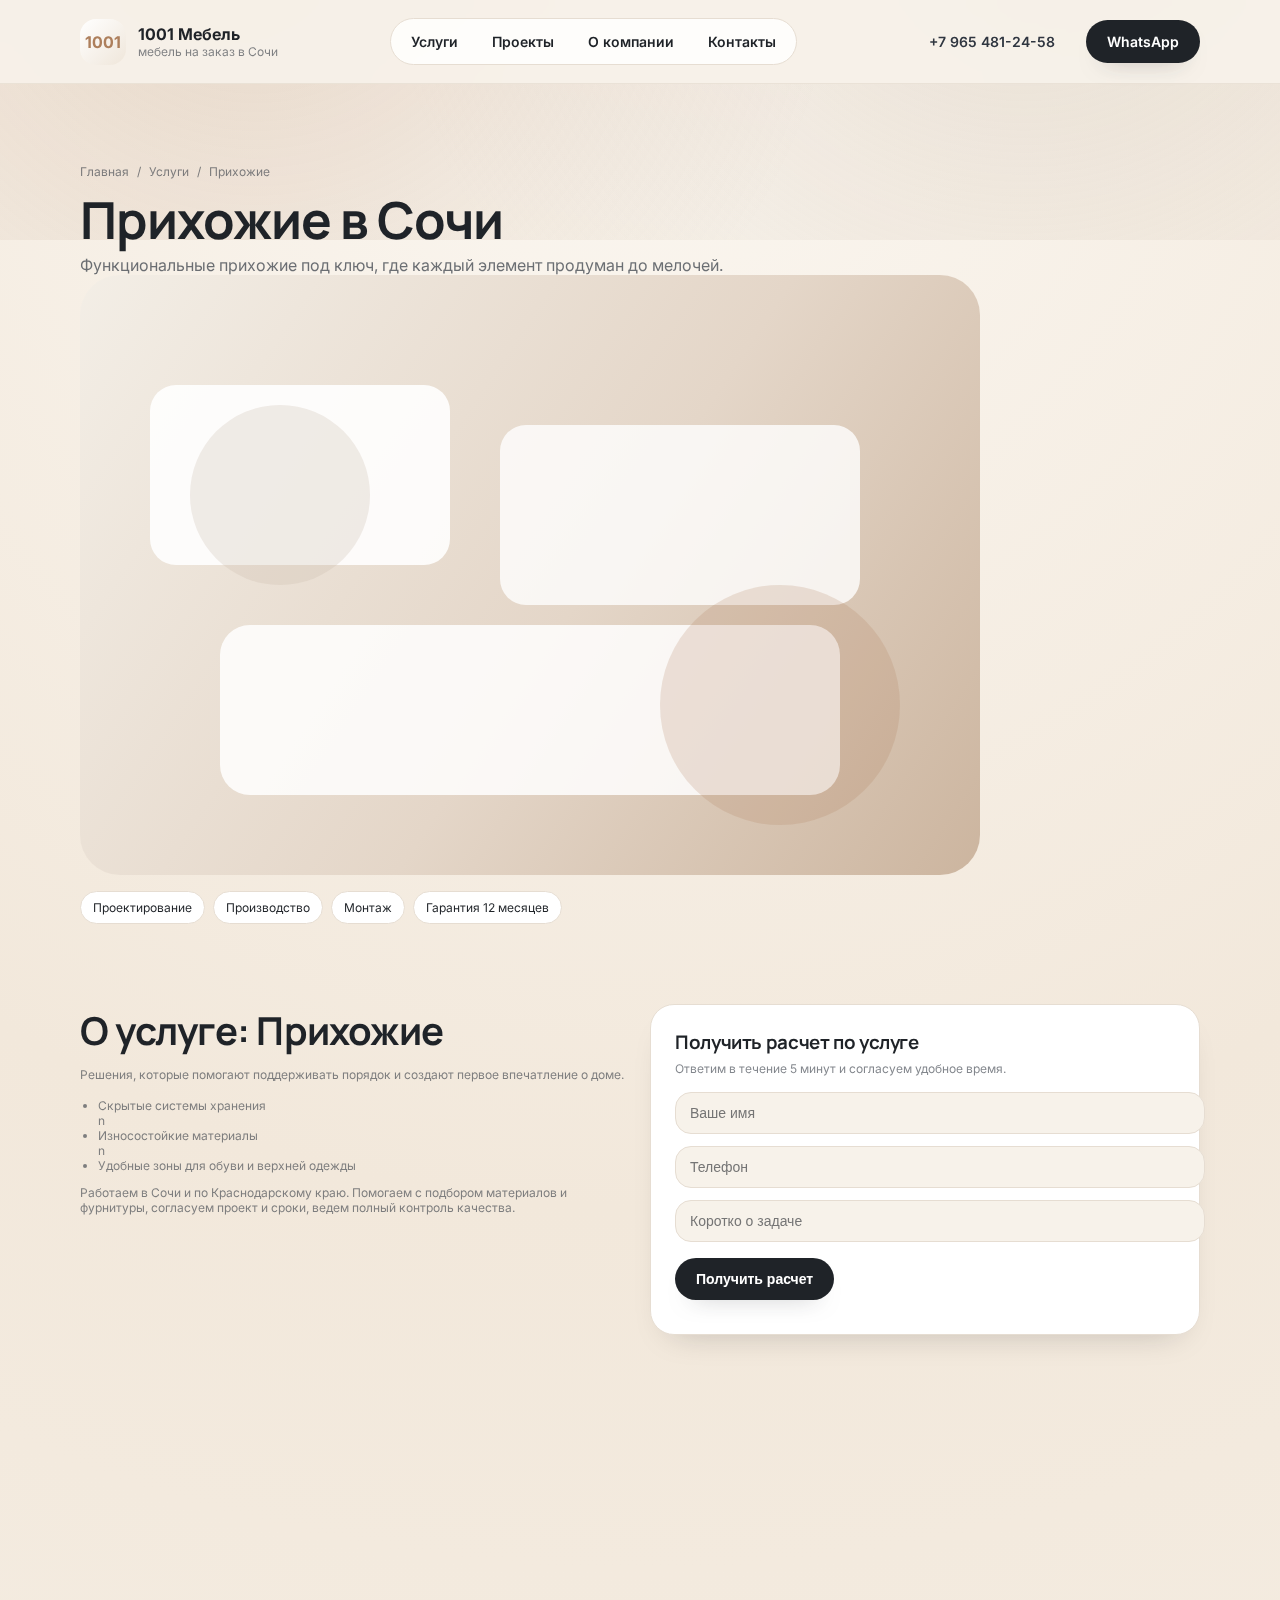
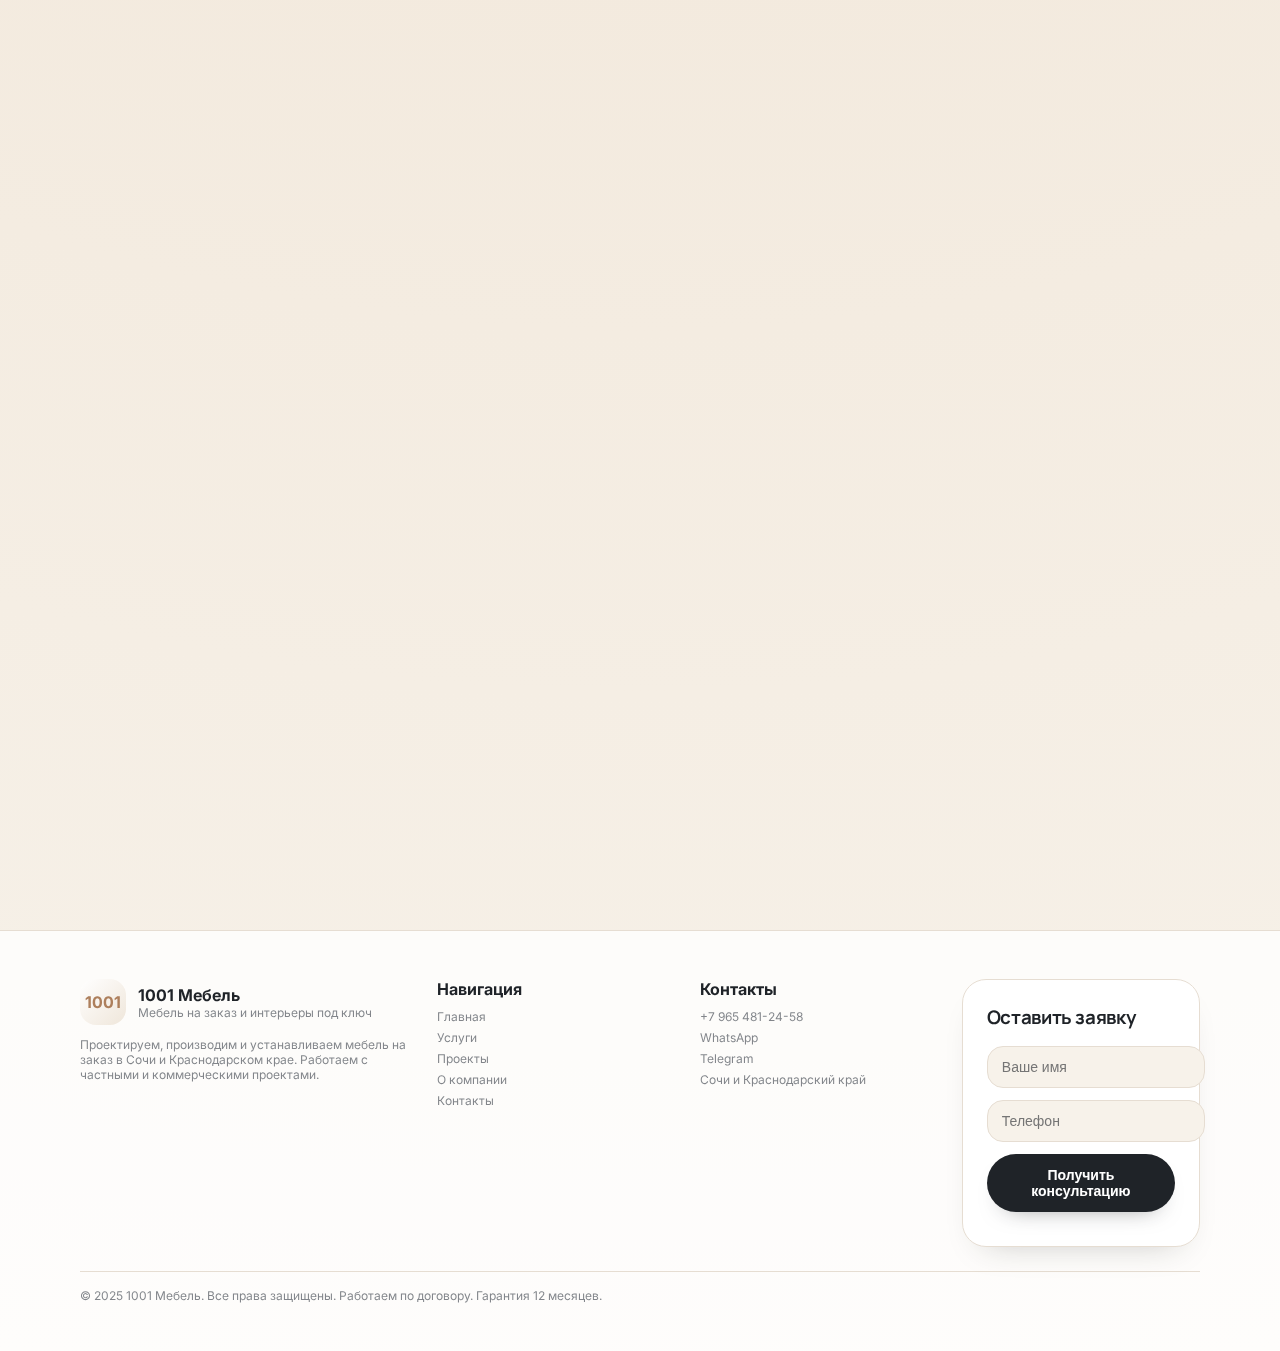
<file: uslugi/prikhozhie/index.html>
﻿<!doctype html>
<html lang="ru">
  <head>
    <meta charset="utf-8" />
    <meta name="viewport" content="width=device-width, initial-scale=1" />
    <title>Прихожие в Сочи - 1001 Мебель</title>
    <meta
      name="description"
      content="Прихожие в Сочи и Краснодарском крае. Решения, которые помогают поддерживать порядок и создают первое впечатление о доме."
    />
    <link rel="canonical" href="https://1001мебель.рф/uslugi/prikhozhie/" />
    <link rel="icon" href="../../images/hero-interior.svg" type="image/svg+xml" />
    <link rel="stylesheet" href="../../assets/styles.css" />
    <link
      rel="stylesheet"
      href="https://fonts.googleapis.com/css2?family=Inter:wght@400;500;600&family=Manrope:wght@500;600;700&display=swap"
    />
    <script type="application/ld+json">
      {
        "@context": "https://schema.org",
        "@type": "BreadcrumbList",
        "itemListElement": [
          {
            "@type": "ListItem",
            "position": 1,
            "name": "Главная",
            "item": "https://1001мебель.рф/"
          },
          {
            "@type": "ListItem",
            "position": 2,
            "name": "Услуги",
            "item": "https://1001мебель.рф/uslugi/"
          },
          {
            "@type": "ListItem",
            "position": 3,
            "name": "Прихожие",
            "item": "https://1001мебель.рф/uslugi/prikhozhie/"
          }
        ]
      }
    </script>
  </head>
  <body>
    <header class="header">
      <div class="container header-inner">
        <a class="logo" href="/">
          <span class="logo-badge">1001</span>
          <span>
            <strong>1001 Мебель</strong>
            <span class="small" style="display: block">мебель на заказ в Сочи</span>
          </span>
        </a>
        <nav class="nav">
          <a href="/uslugi/">Услуги</a>
          <a href="/proekty/">Проекты</a>
          <a href="/o-kompanii/">О компании</a>
          <a href="/kontakty/">Контакты</a>
        </nav>
        <div class="header-actions">
          <a href="tel:+79654812458" class="button button-ghost">+7 965 481-24-58</a>
          <a href="https://wa.me/79654812458" class="button button-primary">WhatsApp</a>
        </div>
        <button class="mobile-toggle" data-menu-toggle>Меню</button>
      </div>
      <div class="mobile-menu" data-mobile-menu>
        <div class="container" style="padding: 16px 0">
          <a href="/uslugi/">Услуги</a>
          <a href="/proekty/">Проекты</a>
          <a href="/o-kompanii/">О компании</a>
          <a href="/kontakty/">Контакты</a>
        </div>
      </div>
    </header>

    <main class="section">
      <div class="container">
        <div class="breadcrumbs">
          <a href="/">Главная</a>
          <span>/</span>
          <a href="/uslugi/">Услуги</a>
          <span>/</span>
          <span>Прихожие</span>
        </div>
        <h1 class="hero-title" style="margin-top: 12px">Прихожие в Сочи</h1>
        <p class="section-subtitle" style="margin-top: 8px">Функциональные прихожие под ключ, где каждый элемент продуман до мелочей.</p>
        <img class="service-banner" src="../../images/service-hall.svg" alt="Прихожие" loading="lazy" />
        <div class="tag-list" style="margin-top: 16px">
          <span class="tag">Проектирование</span>
          <span class="tag">Производство</span>
          <span class="tag">Монтаж</span>
          <span class="tag">Гарантия 12 месяцев</span>
        </div>
      </div>

      <section class="section reveal">
        <div class="container grid grid-2">
          <div>
            <h2 class="section-title">О услуге: Прихожие</h2>
            <p class="small" style="margin-top: 10px">Решения, которые помогают поддерживать порядок и создают первое впечатление о доме.</p>
            <ul style="margin-top: 16px; padding-left: 18px" class="small">
              <li>Скрытые системы хранения</li>n<li>Износостойкие материалы</li>n<li>Удобные зоны для обуви и верхней одежды</li>
            </ul>
            <p class="small" style="margin-top: 12px">
              Работаем в Сочи и по Краснодарскому краю. Помогаем с подбором материалов
              и фурнитуры, согласуем проект и сроки, ведем полный контроль качества.
            </p>
          </div>
          <form class="card lead-form" data-source="prikhozhie">
            <h3>Получить расчет по услуге</h3>
            <p class="small" style="margin-top: 6px">
              Ответим в течение 5 минут и согласуем удобное время.
            </p>
            <div class="form-grid">
              <input name="name" type="text" placeholder="Ваше имя" required />
              <input name="phone" type="tel" placeholder="Телефон" required />
              <input name="details" type="text" placeholder="Коротко о задаче" />
              <input name="company" type="text" tabindex="-1" autocomplete="off" style="display:none" />
            </div>
            <button class="button button-primary" type="submit" style="margin-top: 16px">
              Получить расчет
            </button>
            <div class="form-status form-note"></div>
          </form>
        </div>
      </section>

      <section class="section alt reveal">
        <div class="container">
          <h2 class="section-title">Как мы работаем</h2>
          <div class="grid grid-3" style="margin-top: 24px">
            <div class="card" style="padding: 20px">
              <div class="small">01</div>
              <h3>Оставляете заявку</h3>
              <p class="small" style="margin-top: 8px">
                Заполняете форму или пишете в мессенджер — отвечаем в течение 5 минут.
              </p>
            </div>
            <div class="card" style="padding: 20px">
              <div class="small">02</div>
              <h3>Выезд и замер</h3>
              <p class="small" style="margin-top: 8px">
                Специалист приезжает, проводит замеры и уточняет детали проекта.
              </p>
            </div>
            <div class="card" style="padding: 20px">
              <div class="small">03</div>
              <h3>Дизайн-проект и смета</h3>
              <p class="small" style="margin-top: 8px">
                Подготавливаем визуализацию, подбираем материалы и рассчитываем стоимость.
              </p>
            </div>
            <div class="card" style="padding: 20px">
              <div class="small">04</div>
              <h3>Изготовление мебели</h3>
              <p class="small" style="margin-top: 8px">
                Производим мебель на собственном или партнерском производстве.
              </p>
            </div>
            <div class="card" style="padding: 20px">
              <div class="small">05</div>
              <h3>Доставка и установка</h3>
              <p class="small" style="margin-top: 8px">
                Аккуратно доставляем, собираем и проверяем качество.
              </p>
            </div>
            <div class="card" style="padding: 20px">
              <div class="small">06</div>
              <h3>Готовый результат</h3>
              <p class="small" style="margin-top: 8px">
                Вы получаете полностью готовый интерьер с гарантией 12 месяцев.
              </p>
            </div>
          </div>
        </div>
      </section>

      <section class="section reveal">
        <div class="container">
          <div class="card card-lg" style="padding: 32px">
            <div class="grid grid-2">
              <div>
                <h2 class="section-title">Готовы обсудить детали?</h2>
                <p class="section-subtitle">
                  Ответим на вопросы, подготовим расчет и согласуем замер.
                </p>
              </div>
              <form class="card lead-form" data-source="prikhozhie-cta">
                <h3>Заявка на консультацию</h3>
                <div class="form-grid">
                  <input name="name" type="text" placeholder="Ваше имя" required />
                  <input name="phone" type="tel" placeholder="Телефон" required />
                  <input name="details" type="text" placeholder="Коротко о задаче" />
                  <input name="company" type="text" tabindex="-1" autocomplete="off" style="display:none" />
                </div>
                <button class="button button-primary" type="submit" style="margin-top: 16px">
                  Получить консультацию
                </button>
                <div class="form-status form-note"></div>
              </form>
            </div>
          </div>
        </div>
      </section>
    </main>

    <footer class="footer">
      <div class="container" style="padding: 48px 0">
        <div class="footer-grid">
          <div>
            <div class="logo">
              <span class="logo-badge">1001</span>
              <span>
                <strong>1001 Мебель</strong>
                <span class="small" style="display: block">
                  Мебель на заказ и интерьеры под ключ
                </span>
              </span>
            </div>
            <p class="small" style="margin-top: 12px">
              Проектируем, производим и устанавливаем мебель на заказ в Сочи и
              Краснодарском крае. Работаем с частными и коммерческими проектами.
            </p>
          </div>
          <div>
            <strong>Навигация</strong>
            <div class="small" style="margin-top: 10px; display: grid; gap: 6px">
              <a href="/">Главная</a>
              <a href="/uslugi/">Услуги</a>
              <a href="/proekty/">Проекты</a>
              <a href="/o-kompanii/">О компании</a>
              <a href="/kontakty/">Контакты</a>
            </div>
          </div>
          <div>
            <strong>Контакты</strong>
            <div class="small" style="margin-top: 10px; display: grid; gap: 6px">
              <a href="tel:+79654812458">+7 965 481-24-58</a>
              <a href="https://wa.me/79654812458">WhatsApp</a>
              <a href="https://t.me/mebelSochi2023">Telegram</a>
              <span>Сочи и Краснодарский край</span>
            </div>
          </div>
          <div>
            <form class="card lead-form" data-source="footer">
              <h3>Оставить заявку</h3>
              <div class="form-grid">
                <input name="name" type="text" placeholder="Ваше имя" required />
                <input name="phone" type="tel" placeholder="Телефон" required />
                <input name="company" type="text" tabindex="-1" autocomplete="off" style="display:none" />
              </div>
              <button class="button button-primary" type="submit" style="margin-top: 12px">
                Получить консультацию
              </button>
              <div class="form-status form-note"></div>
            </form>
          </div>
        </div>
        <div class="small" style="margin-top: 24px; border-top: 1px solid var(--line); padding-top: 16px">
          © 2025 1001 Мебель. Все права защищены. Работаем по договору. Гарантия 12 месяцев.
        </div>
      </div>
    </footer>

    <div class="sticky-actions">
      <a class="call" href="tel:+79654812458">Позвонить</a>
      <a class="wa" href="https://wa.me/79654812458">WhatsApp</a>
    </div>

    <script src="../../assets/app.js"></script>
  </body>
</html>
</file>
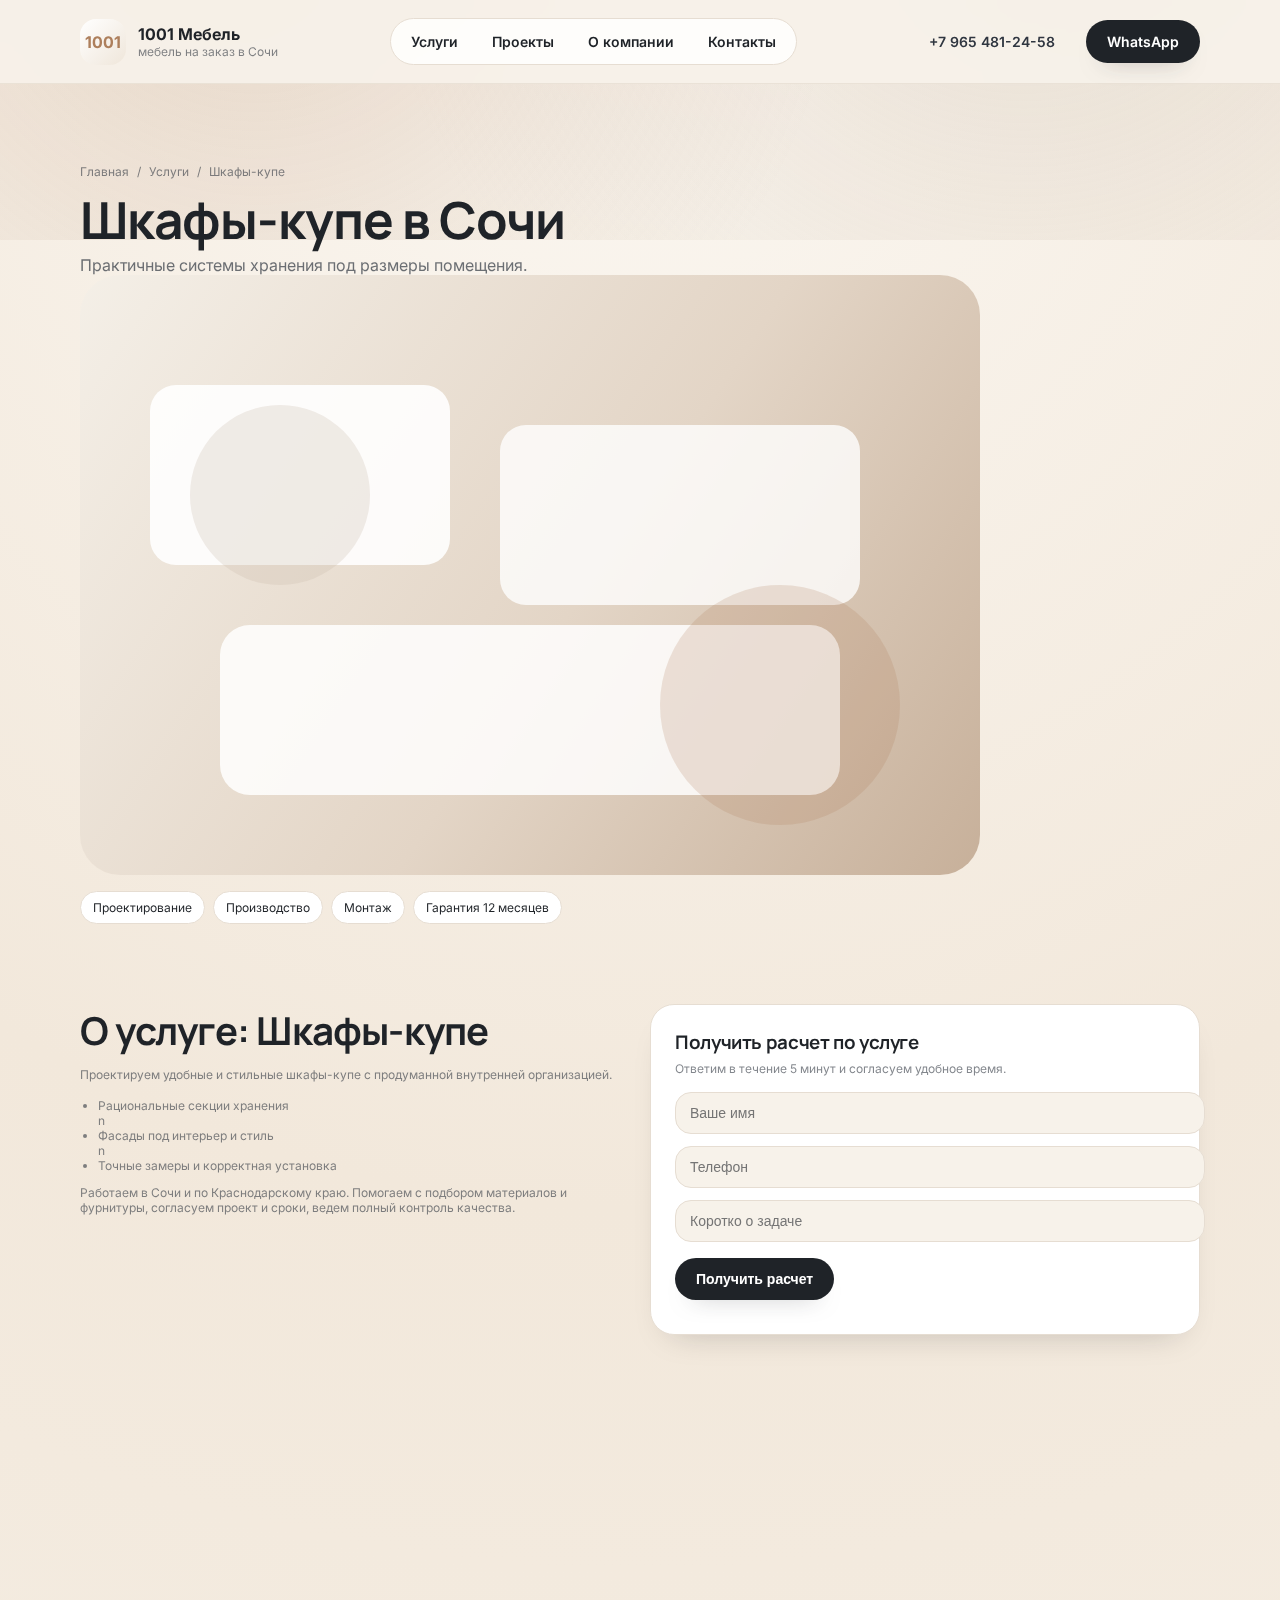
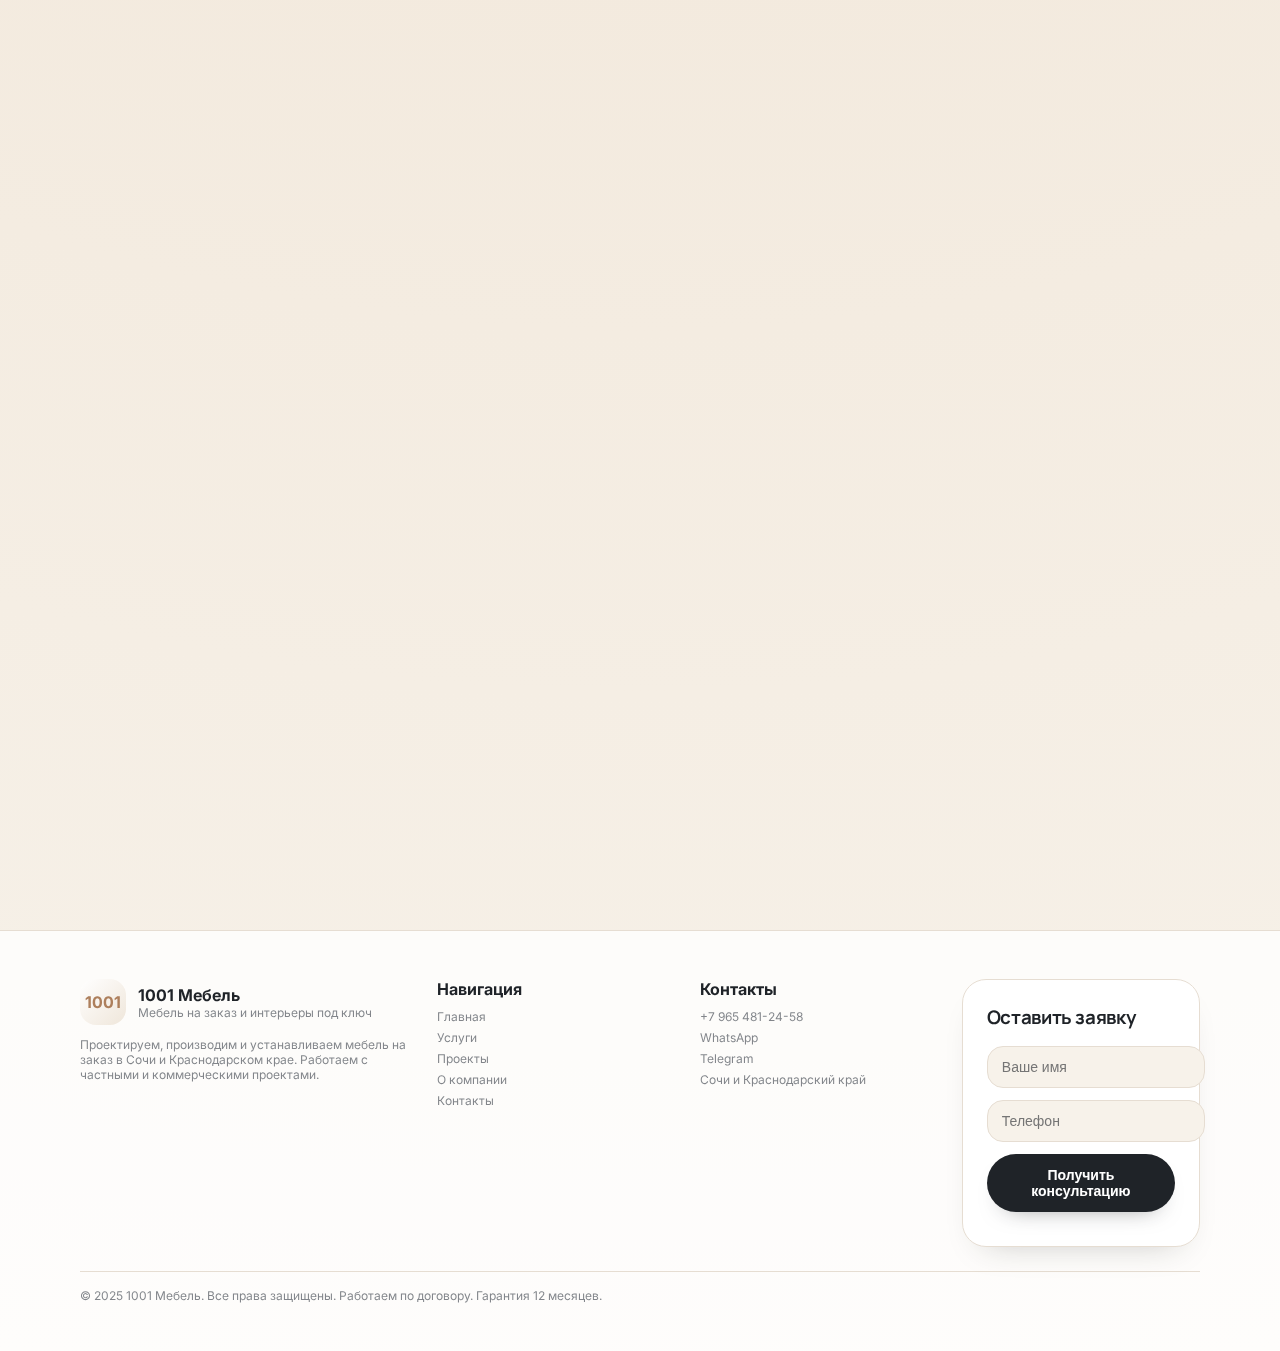
<file: uslugi/shkafy-kupe/index.html>
﻿<!doctype html>
<html lang="ru">
  <head>
    <meta charset="utf-8" />
    <meta name="viewport" content="width=device-width, initial-scale=1" />
    <title>Шкафы-купе в Сочи - 1001 Мебель</title>
    <meta
      name="description"
      content="Шкафы-купе в Сочи и Краснодарском крае. Проектируем удобные и стильные шкафы-купе с продуманной внутренней организацией."
    />
    <link rel="canonical" href="https://1001мебель.рф/uslugi/shkafy-kupe/" />
    <link rel="icon" href="../../images/hero-interior.svg" type="image/svg+xml" />
    <link rel="stylesheet" href="../../assets/styles.css" />
    <link
      rel="stylesheet"
      href="https://fonts.googleapis.com/css2?family=Inter:wght@400;500;600&family=Manrope:wght@500;600;700&display=swap"
    />
    <script type="application/ld+json">
      {
        "@context": "https://schema.org",
        "@type": "BreadcrumbList",
        "itemListElement": [
          {
            "@type": "ListItem",
            "position": 1,
            "name": "Главная",
            "item": "https://1001мебель.рф/"
          },
          {
            "@type": "ListItem",
            "position": 2,
            "name": "Услуги",
            "item": "https://1001мебель.рф/uslugi/"
          },
          {
            "@type": "ListItem",
            "position": 3,
            "name": "Шкафы-купе",
            "item": "https://1001мебель.рф/uslugi/shkafy-kupe/"
          }
        ]
      }
    </script>
  </head>
  <body>
    <header class="header">
      <div class="container header-inner">
        <a class="logo" href="/">
          <span class="logo-badge">1001</span>
          <span>
            <strong>1001 Мебель</strong>
            <span class="small" style="display: block">мебель на заказ в Сочи</span>
          </span>
        </a>
        <nav class="nav">
          <a href="/uslugi/">Услуги</a>
          <a href="/proekty/">Проекты</a>
          <a href="/o-kompanii/">О компании</a>
          <a href="/kontakty/">Контакты</a>
        </nav>
        <div class="header-actions">
          <a href="tel:+79654812458" class="button button-ghost">+7 965 481-24-58</a>
          <a href="https://wa.me/79654812458" class="button button-primary">WhatsApp</a>
        </div>
        <button class="mobile-toggle" data-menu-toggle>Меню</button>
      </div>
      <div class="mobile-menu" data-mobile-menu>
        <div class="container" style="padding: 16px 0">
          <a href="/uslugi/">Услуги</a>
          <a href="/proekty/">Проекты</a>
          <a href="/o-kompanii/">О компании</a>
          <a href="/kontakty/">Контакты</a>
        </div>
      </div>
    </header>

    <main class="section">
      <div class="container">
        <div class="breadcrumbs">
          <a href="/">Главная</a>
          <span>/</span>
          <a href="/uslugi/">Услуги</a>
          <span>/</span>
          <span>Шкафы-купе</span>
        </div>
        <h1 class="hero-title" style="margin-top: 12px">Шкафы-купе в Сочи</h1>
        <p class="section-subtitle" style="margin-top: 8px">Практичные системы хранения под размеры помещения.</p>
        <img class="service-banner" src="../../images/service-closet.svg" alt="Шкафы-купе" loading="lazy" />
        <div class="tag-list" style="margin-top: 16px">
          <span class="tag">Проектирование</span>
          <span class="tag">Производство</span>
          <span class="tag">Монтаж</span>
          <span class="tag">Гарантия 12 месяцев</span>
        </div>
      </div>

      <section class="section reveal">
        <div class="container grid grid-2">
          <div>
            <h2 class="section-title">О услуге: Шкафы-купе</h2>
            <p class="small" style="margin-top: 10px">Проектируем удобные и стильные шкафы-купе с продуманной внутренней организацией.</p>
            <ul style="margin-top: 16px; padding-left: 18px" class="small">
              <li>Рациональные секции хранения</li>n<li>Фасады под интерьер и стиль</li>n<li>Точные замеры и корректная установка</li>
            </ul>
            <p class="small" style="margin-top: 12px">
              Работаем в Сочи и по Краснодарскому краю. Помогаем с подбором материалов
              и фурнитуры, согласуем проект и сроки, ведем полный контроль качества.
            </p>
          </div>
          <form class="card lead-form" data-source="shkafy-kupe">
            <h3>Получить расчет по услуге</h3>
            <p class="small" style="margin-top: 6px">
              Ответим в течение 5 минут и согласуем удобное время.
            </p>
            <div class="form-grid">
              <input name="name" type="text" placeholder="Ваше имя" required />
              <input name="phone" type="tel" placeholder="Телефон" required />
              <input name="details" type="text" placeholder="Коротко о задаче" />
              <input name="company" type="text" tabindex="-1" autocomplete="off" style="display:none" />
            </div>
            <button class="button button-primary" type="submit" style="margin-top: 16px">
              Получить расчет
            </button>
            <div class="form-status form-note"></div>
          </form>
        </div>
      </section>

      <section class="section alt reveal">
        <div class="container">
          <h2 class="section-title">Как мы работаем</h2>
          <div class="grid grid-3" style="margin-top: 24px">
            <div class="card" style="padding: 20px">
              <div class="small">01</div>
              <h3>Оставляете заявку</h3>
              <p class="small" style="margin-top: 8px">
                Заполняете форму или пишете в мессенджер — отвечаем в течение 5 минут.
              </p>
            </div>
            <div class="card" style="padding: 20px">
              <div class="small">02</div>
              <h3>Выезд и замер</h3>
              <p class="small" style="margin-top: 8px">
                Специалист приезжает, проводит замеры и уточняет детали проекта.
              </p>
            </div>
            <div class="card" style="padding: 20px">
              <div class="small">03</div>
              <h3>Дизайн-проект и смета</h3>
              <p class="small" style="margin-top: 8px">
                Подготавливаем визуализацию, подбираем материалы и рассчитываем стоимость.
              </p>
            </div>
            <div class="card" style="padding: 20px">
              <div class="small">04</div>
              <h3>Изготовление мебели</h3>
              <p class="small" style="margin-top: 8px">
                Производим мебель на собственном или партнерском производстве.
              </p>
            </div>
            <div class="card" style="padding: 20px">
              <div class="small">05</div>
              <h3>Доставка и установка</h3>
              <p class="small" style="margin-top: 8px">
                Аккуратно доставляем, собираем и проверяем качество.
              </p>
            </div>
            <div class="card" style="padding: 20px">
              <div class="small">06</div>
              <h3>Готовый результат</h3>
              <p class="small" style="margin-top: 8px">
                Вы получаете полностью готовый интерьер с гарантией 12 месяцев.
              </p>
            </div>
          </div>
        </div>
      </section>

      <section class="section reveal">
        <div class="container">
          <div class="card card-lg" style="padding: 32px">
            <div class="grid grid-2">
              <div>
                <h2 class="section-title">Готовы обсудить детали?</h2>
                <p class="section-subtitle">
                  Ответим на вопросы, подготовим расчет и согласуем замер.
                </p>
              </div>
              <form class="card lead-form" data-source="shkafy-kupe-cta">
                <h3>Заявка на консультацию</h3>
                <div class="form-grid">
                  <input name="name" type="text" placeholder="Ваше имя" required />
                  <input name="phone" type="tel" placeholder="Телефон" required />
                  <input name="details" type="text" placeholder="Коротко о задаче" />
                  <input name="company" type="text" tabindex="-1" autocomplete="off" style="display:none" />
                </div>
                <button class="button button-primary" type="submit" style="margin-top: 16px">
                  Получить консультацию
                </button>
                <div class="form-status form-note"></div>
              </form>
            </div>
          </div>
        </div>
      </section>
    </main>

    <footer class="footer">
      <div class="container" style="padding: 48px 0">
        <div class="footer-grid">
          <div>
            <div class="logo">
              <span class="logo-badge">1001</span>
              <span>
                <strong>1001 Мебель</strong>
                <span class="small" style="display: block">
                  Мебель на заказ и интерьеры под ключ
                </span>
              </span>
            </div>
            <p class="small" style="margin-top: 12px">
              Проектируем, производим и устанавливаем мебель на заказ в Сочи и
              Краснодарском крае. Работаем с частными и коммерческими проектами.
            </p>
          </div>
          <div>
            <strong>Навигация</strong>
            <div class="small" style="margin-top: 10px; display: grid; gap: 6px">
              <a href="/">Главная</a>
              <a href="/uslugi/">Услуги</a>
              <a href="/proekty/">Проекты</a>
              <a href="/o-kompanii/">О компании</a>
              <a href="/kontakty/">Контакты</a>
            </div>
          </div>
          <div>
            <strong>Контакты</strong>
            <div class="small" style="margin-top: 10px; display: grid; gap: 6px">
              <a href="tel:+79654812458">+7 965 481-24-58</a>
              <a href="https://wa.me/79654812458">WhatsApp</a>
              <a href="https://t.me/mebelSochi2023">Telegram</a>
              <span>Сочи и Краснодарский край</span>
            </div>
          </div>
          <div>
            <form class="card lead-form" data-source="footer">
              <h3>Оставить заявку</h3>
              <div class="form-grid">
                <input name="name" type="text" placeholder="Ваше имя" required />
                <input name="phone" type="tel" placeholder="Телефон" required />
                <input name="company" type="text" tabindex="-1" autocomplete="off" style="display:none" />
              </div>
              <button class="button button-primary" type="submit" style="margin-top: 12px">
                Получить консультацию
              </button>
              <div class="form-status form-note"></div>
            </form>
          </div>
        </div>
        <div class="small" style="margin-top: 24px; border-top: 1px solid var(--line); padding-top: 16px">
          © 2025 1001 Мебель. Все права защищены. Работаем по договору. Гарантия 12 месяцев.
        </div>
      </div>
    </footer>

    <div class="sticky-actions">
      <a class="call" href="tel:+79654812458">Позвонить</a>
      <a class="wa" href="https://wa.me/79654812458">WhatsApp</a>
    </div>

    <script src="../../assets/app.js"></script>
  </body>
</html>
</file>
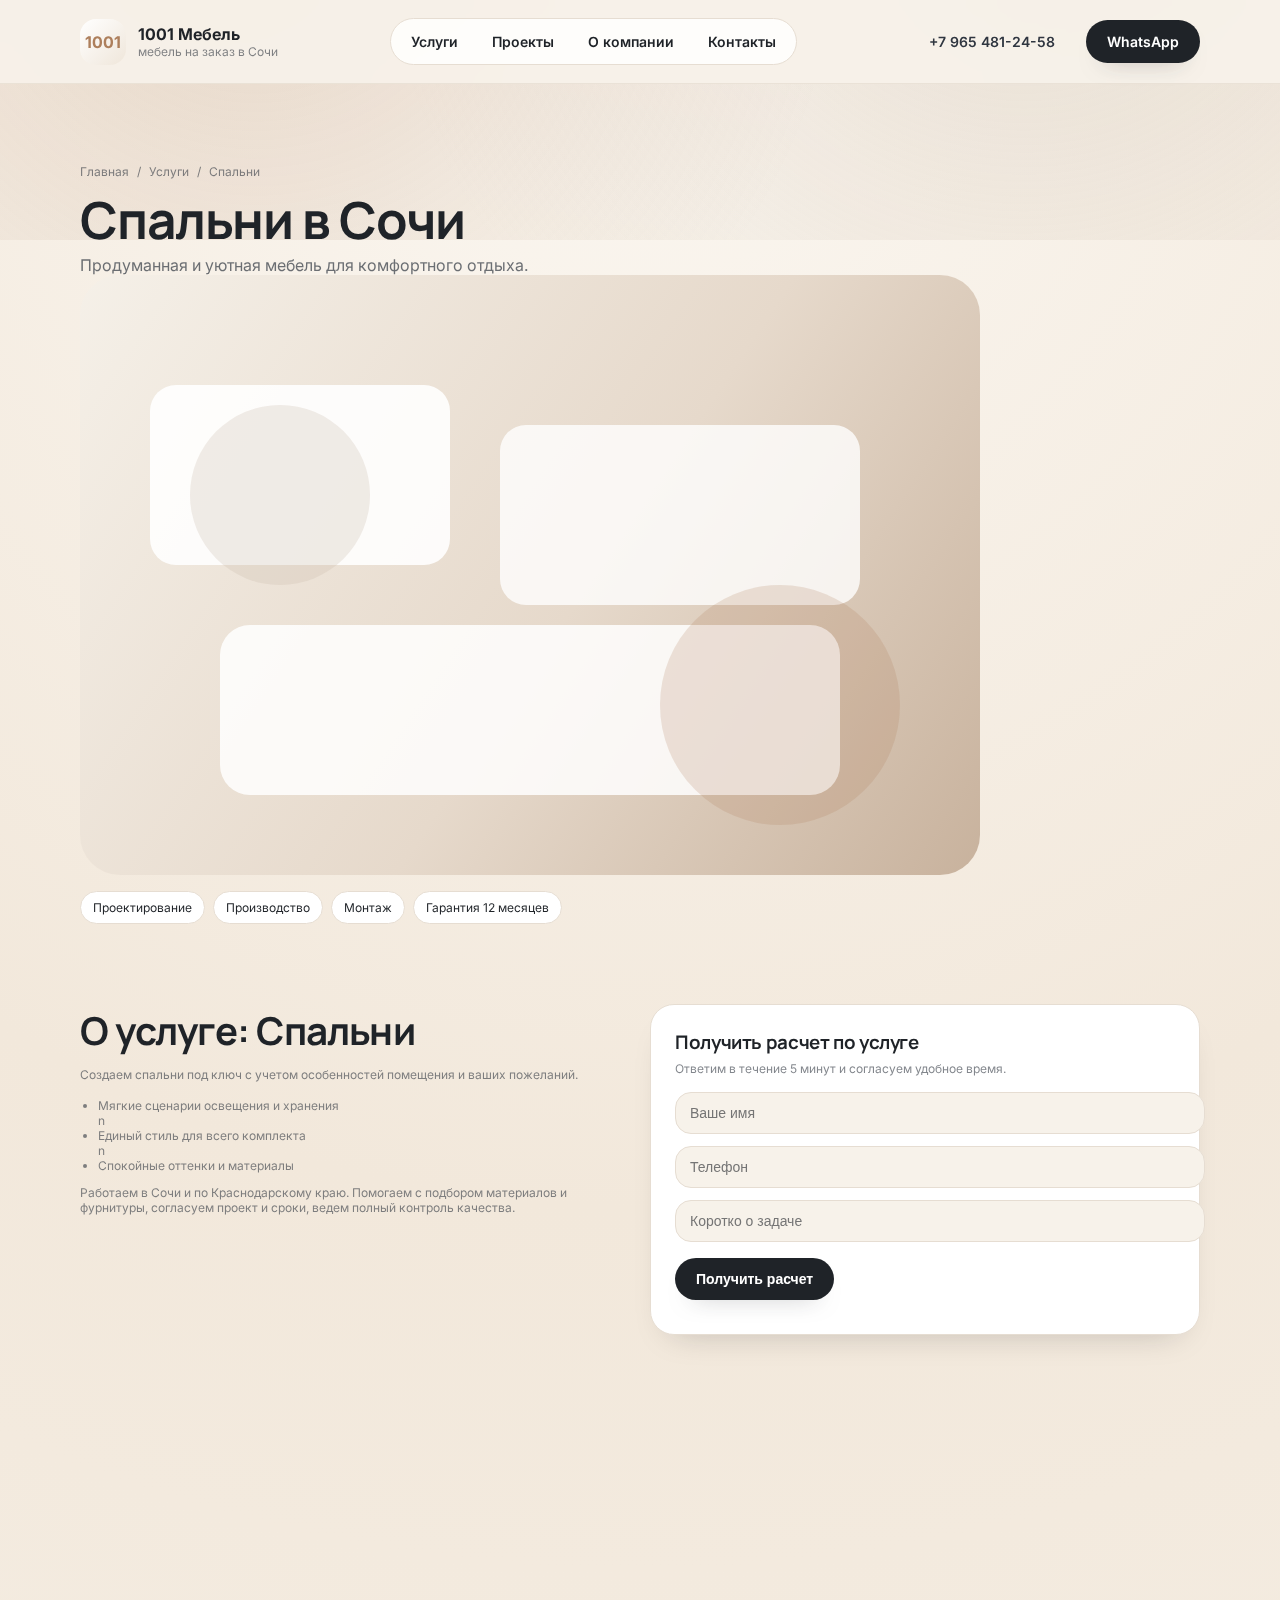
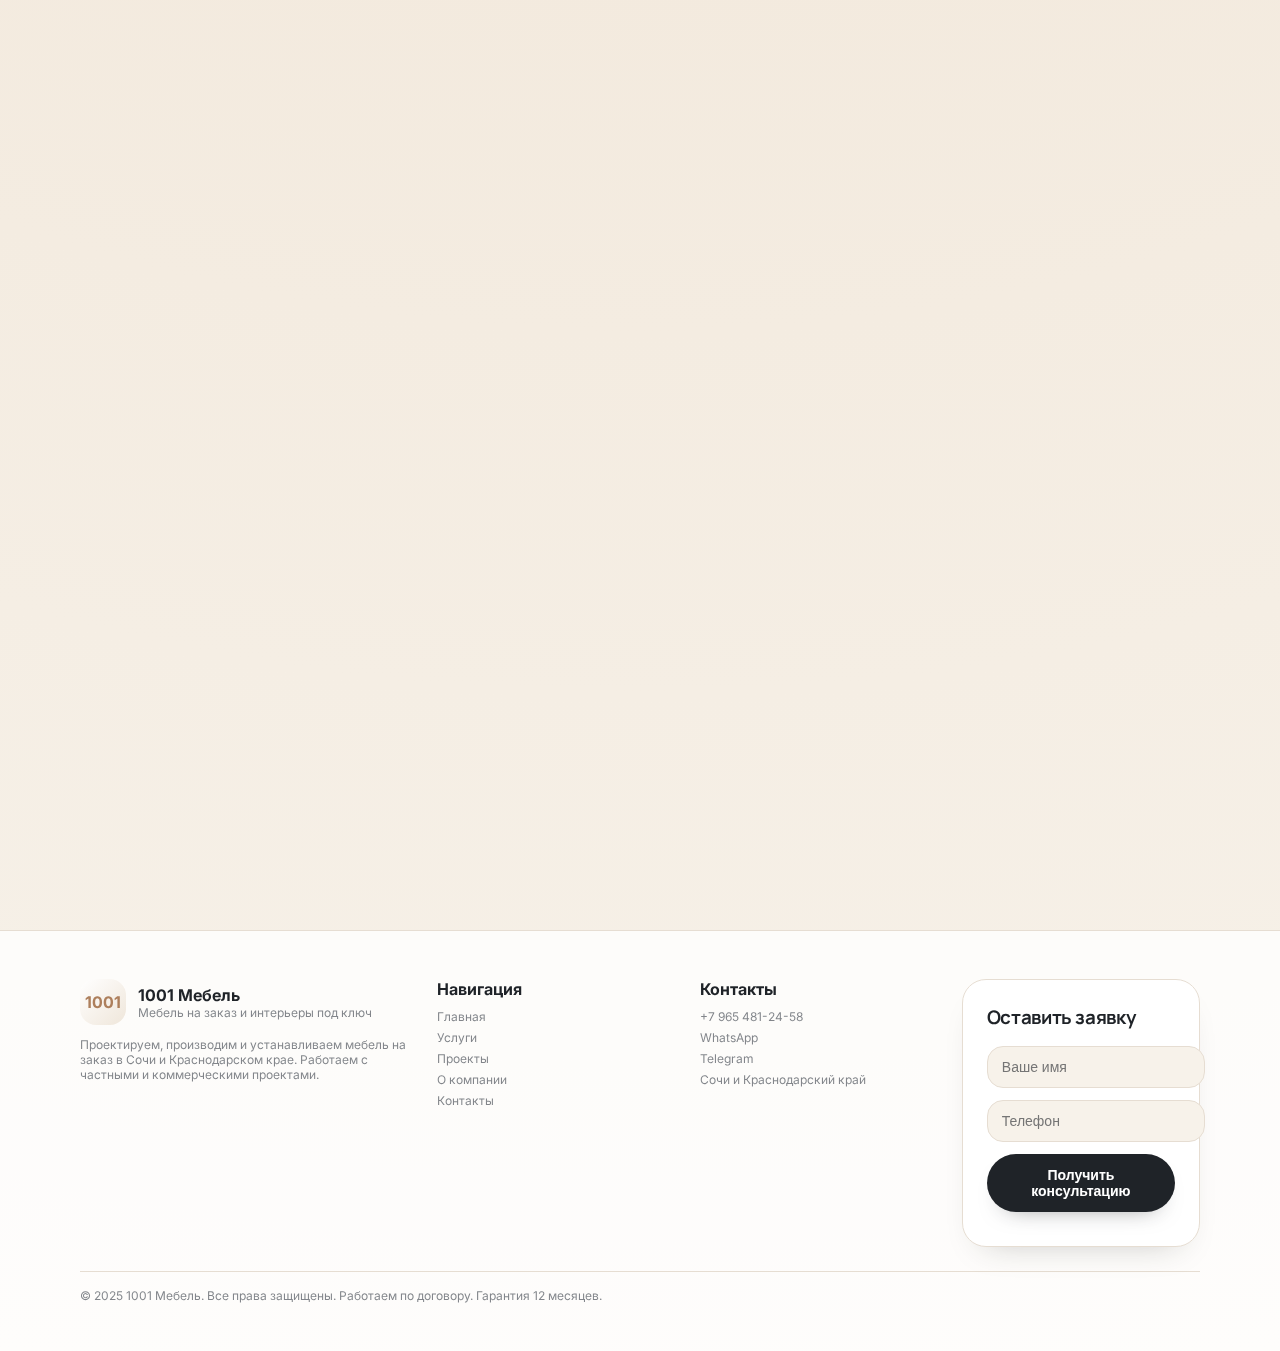
<file: uslugi/spalni/index.html>
﻿<!doctype html>
<html lang="ru">
  <head>
    <meta charset="utf-8" />
    <meta name="viewport" content="width=device-width, initial-scale=1" />
    <title>Спальни в Сочи - 1001 Мебель</title>
    <meta
      name="description"
      content="Спальни в Сочи и Краснодарском крае. Создаем спальни под ключ с учетом особенностей помещения и ваших пожеланий."
    />
    <link rel="canonical" href="https://1001мебель.рф/uslugi/spalni/" />
    <link rel="icon" href="../../images/hero-interior.svg" type="image/svg+xml" />
    <link rel="stylesheet" href="../../assets/styles.css" />
    <link
      rel="stylesheet"
      href="https://fonts.googleapis.com/css2?family=Inter:wght@400;500;600&family=Manrope:wght@500;600;700&display=swap"
    />
    <script type="application/ld+json">
      {
        "@context": "https://schema.org",
        "@type": "BreadcrumbList",
        "itemListElement": [
          {
            "@type": "ListItem",
            "position": 1,
            "name": "Главная",
            "item": "https://1001мебель.рф/"
          },
          {
            "@type": "ListItem",
            "position": 2,
            "name": "Услуги",
            "item": "https://1001мебель.рф/uslugi/"
          },
          {
            "@type": "ListItem",
            "position": 3,
            "name": "Спальни",
            "item": "https://1001мебель.рф/uslugi/spalni/"
          }
        ]
      }
    </script>
  </head>
  <body>
    <header class="header">
      <div class="container header-inner">
        <a class="logo" href="/">
          <span class="logo-badge">1001</span>
          <span>
            <strong>1001 Мебель</strong>
            <span class="small" style="display: block">мебель на заказ в Сочи</span>
          </span>
        </a>
        <nav class="nav">
          <a href="/uslugi/">Услуги</a>
          <a href="/proekty/">Проекты</a>
          <a href="/o-kompanii/">О компании</a>
          <a href="/kontakty/">Контакты</a>
        </nav>
        <div class="header-actions">
          <a href="tel:+79654812458" class="button button-ghost">+7 965 481-24-58</a>
          <a href="https://wa.me/79654812458" class="button button-primary">WhatsApp</a>
        </div>
        <button class="mobile-toggle" data-menu-toggle>Меню</button>
      </div>
      <div class="mobile-menu" data-mobile-menu>
        <div class="container" style="padding: 16px 0">
          <a href="/uslugi/">Услуги</a>
          <a href="/proekty/">Проекты</a>
          <a href="/o-kompanii/">О компании</a>
          <a href="/kontakty/">Контакты</a>
        </div>
      </div>
    </header>

    <main class="section">
      <div class="container">
        <div class="breadcrumbs">
          <a href="/">Главная</a>
          <span>/</span>
          <a href="/uslugi/">Услуги</a>
          <span>/</span>
          <span>Спальни</span>
        </div>
        <h1 class="hero-title" style="margin-top: 12px">Спальни в Сочи</h1>
        <p class="section-subtitle" style="margin-top: 8px">Продуманная и уютная мебель для комфортного отдыха.</p>
        <img class="service-banner" src="../../images/service-bedroom.svg" alt="Спальни" loading="lazy" />
        <div class="tag-list" style="margin-top: 16px">
          <span class="tag">Проектирование</span>
          <span class="tag">Производство</span>
          <span class="tag">Монтаж</span>
          <span class="tag">Гарантия 12 месяцев</span>
        </div>
      </div>

      <section class="section reveal">
        <div class="container grid grid-2">
          <div>
            <h2 class="section-title">О услуге: Спальни</h2>
            <p class="small" style="margin-top: 10px">Создаем спальни под ключ с учетом особенностей помещения и ваших пожеланий.</p>
            <ul style="margin-top: 16px; padding-left: 18px" class="small">
              <li>Мягкие сценарии освещения и хранения</li>n<li>Единый стиль для всего комплекта</li>n<li>Спокойные оттенки и материалы</li>
            </ul>
            <p class="small" style="margin-top: 12px">
              Работаем в Сочи и по Краснодарскому краю. Помогаем с подбором материалов
              и фурнитуры, согласуем проект и сроки, ведем полный контроль качества.
            </p>
          </div>
          <form class="card lead-form" data-source="spalni">
            <h3>Получить расчет по услуге</h3>
            <p class="small" style="margin-top: 6px">
              Ответим в течение 5 минут и согласуем удобное время.
            </p>
            <div class="form-grid">
              <input name="name" type="text" placeholder="Ваше имя" required />
              <input name="phone" type="tel" placeholder="Телефон" required />
              <input name="details" type="text" placeholder="Коротко о задаче" />
              <input name="company" type="text" tabindex="-1" autocomplete="off" style="display:none" />
            </div>
            <button class="button button-primary" type="submit" style="margin-top: 16px">
              Получить расчет
            </button>
            <div class="form-status form-note"></div>
          </form>
        </div>
      </section>

      <section class="section alt reveal">
        <div class="container">
          <h2 class="section-title">Как мы работаем</h2>
          <div class="grid grid-3" style="margin-top: 24px">
            <div class="card" style="padding: 20px">
              <div class="small">01</div>
              <h3>Оставляете заявку</h3>
              <p class="small" style="margin-top: 8px">
                Заполняете форму или пишете в мессенджер — отвечаем в течение 5 минут.
              </p>
            </div>
            <div class="card" style="padding: 20px">
              <div class="small">02</div>
              <h3>Выезд и замер</h3>
              <p class="small" style="margin-top: 8px">
                Специалист приезжает, проводит замеры и уточняет детали проекта.
              </p>
            </div>
            <div class="card" style="padding: 20px">
              <div class="small">03</div>
              <h3>Дизайн-проект и смета</h3>
              <p class="small" style="margin-top: 8px">
                Подготавливаем визуализацию, подбираем материалы и рассчитываем стоимость.
              </p>
            </div>
            <div class="card" style="padding: 20px">
              <div class="small">04</div>
              <h3>Изготовление мебели</h3>
              <p class="small" style="margin-top: 8px">
                Производим мебель на собственном или партнерском производстве.
              </p>
            </div>
            <div class="card" style="padding: 20px">
              <div class="small">05</div>
              <h3>Доставка и установка</h3>
              <p class="small" style="margin-top: 8px">
                Аккуратно доставляем, собираем и проверяем качество.
              </p>
            </div>
            <div class="card" style="padding: 20px">
              <div class="small">06</div>
              <h3>Готовый результат</h3>
              <p class="small" style="margin-top: 8px">
                Вы получаете полностью готовый интерьер с гарантией 12 месяцев.
              </p>
            </div>
          </div>
        </div>
      </section>

      <section class="section reveal">
        <div class="container">
          <div class="card card-lg" style="padding: 32px">
            <div class="grid grid-2">
              <div>
                <h2 class="section-title">Готовы обсудить детали?</h2>
                <p class="section-subtitle">
                  Ответим на вопросы, подготовим расчет и согласуем замер.
                </p>
              </div>
              <form class="card lead-form" data-source="spalni-cta">
                <h3>Заявка на консультацию</h3>
                <div class="form-grid">
                  <input name="name" type="text" placeholder="Ваше имя" required />
                  <input name="phone" type="tel" placeholder="Телефон" required />
                  <input name="details" type="text" placeholder="Коротко о задаче" />
                  <input name="company" type="text" tabindex="-1" autocomplete="off" style="display:none" />
                </div>
                <button class="button button-primary" type="submit" style="margin-top: 16px">
                  Получить консультацию
                </button>
                <div class="form-status form-note"></div>
              </form>
            </div>
          </div>
        </div>
      </section>
    </main>

    <footer class="footer">
      <div class="container" style="padding: 48px 0">
        <div class="footer-grid">
          <div>
            <div class="logo">
              <span class="logo-badge">1001</span>
              <span>
                <strong>1001 Мебель</strong>
                <span class="small" style="display: block">
                  Мебель на заказ и интерьеры под ключ
                </span>
              </span>
            </div>
            <p class="small" style="margin-top: 12px">
              Проектируем, производим и устанавливаем мебель на заказ в Сочи и
              Краснодарском крае. Работаем с частными и коммерческими проектами.
            </p>
          </div>
          <div>
            <strong>Навигация</strong>
            <div class="small" style="margin-top: 10px; display: grid; gap: 6px">
              <a href="/">Главная</a>
              <a href="/uslugi/">Услуги</a>
              <a href="/proekty/">Проекты</a>
              <a href="/o-kompanii/">О компании</a>
              <a href="/kontakty/">Контакты</a>
            </div>
          </div>
          <div>
            <strong>Контакты</strong>
            <div class="small" style="margin-top: 10px; display: grid; gap: 6px">
              <a href="tel:+79654812458">+7 965 481-24-58</a>
              <a href="https://wa.me/79654812458">WhatsApp</a>
              <a href="https://t.me/mebelSochi2023">Telegram</a>
              <span>Сочи и Краснодарский край</span>
            </div>
          </div>
          <div>
            <form class="card lead-form" data-source="footer">
              <h3>Оставить заявку</h3>
              <div class="form-grid">
                <input name="name" type="text" placeholder="Ваше имя" required />
                <input name="phone" type="tel" placeholder="Телефон" required />
                <input name="company" type="text" tabindex="-1" autocomplete="off" style="display:none" />
              </div>
              <button class="button button-primary" type="submit" style="margin-top: 12px">
                Получить консультацию
              </button>
              <div class="form-status form-note"></div>
            </form>
          </div>
        </div>
        <div class="small" style="margin-top: 24px; border-top: 1px solid var(--line); padding-top: 16px">
          © 2025 1001 Мебель. Все права защищены. Работаем по договору. Гарантия 12 месяцев.
        </div>
      </div>
    </footer>

    <div class="sticky-actions">
      <a class="call" href="tel:+79654812458">Позвонить</a>
      <a class="wa" href="https://wa.me/79654812458">WhatsApp</a>
    </div>

    <script src="../../assets/app.js"></script>
  </body>
</html>
</file>
<file: assets/styles.css>
﻿:root {
  --sand: #f7f2ea;
  --sand-strong: #efe6da;
  --graphite: #1f2328;
  --slate: #2f3640;
  --warm: #c8b8a6;
  --accent: #ad7f5c;
  --line: #e6ddd2;
  --white: #ffffff;
  --shadow-card: 0 25px 60px -35px rgba(22, 23, 26, 0.35);
  --shadow-soft: 0 16px 35px -22px rgba(22, 23, 26, 0.28);
}

* {\n  box-sizing: border-box;\n}\n\nhtml {\n  scroll-behavior: smooth;\n}

body {
  margin: 0;
  font-family: "Inter", system-ui, -apple-system, Segoe UI, sans-serif;
  background: radial-gradient(circle at top, #fbf7f1 0%, #f2e8db 40%, #f7f2ea 100%);
  color: var(--graphite);
}

body::before {
  content: "";
  position: fixed;
  inset: -20% 0 auto 0;
  height: 420px;
  background: radial-gradient(circle at 20% 20%, rgba(173, 127, 92, 0.25), transparent 55%),
    radial-gradient(circle at 80% 10%, rgba(200, 184, 166, 0.35), transparent 60%);
  pointer-events: none;
  z-index: -1;
}

h1, h2, h3, h4 {
  font-family: "Manrope", "Inter", system-ui, sans-serif;
  letter-spacing: -0.02em;
  margin: 0;
}

p {
  margin: 0;
}

a {
  color: inherit;
  text-decoration: none;
}

img {
  max-width: 100%;
  display: block;
}

.container {
  width: 100%;
  max-width: 1120px;
  margin: 0 auto;
  padding: 0 16px;
}

.section {
  padding: 80px 0;
}

.section.alt,\n.section-tight.alt {
  background: linear-gradient(180deg, rgba(255, 255, 255, 0.6), rgba(247, 242, 234, 0.2));
}

.section-tight {
  padding: 56px 0;
}

.card {
  background: var(--white);
  border: 1px solid var(--line);
  border-radius: 24px;
  box-shadow: var(--shadow-soft);
  transition: transform 0.25s ease, box-shadow 0.25s ease;
}

.card:hover {
  transform: translateY(-6px);
  box-shadow: 0 30px 70px -40px rgba(22, 23, 26, 0.4);
}

.card-lg {
  border-radius: 32px;
  box-shadow: var(--shadow-card);
}

.grid {
  display: grid;
  gap: 20px;
}

.grid-2 {
  grid-template-columns: repeat(2, minmax(0, 1fr));
}

.grid-3 {
  grid-template-columns: repeat(3, minmax(0, 1fr));
}

@media (max-width: 960px) {
  .grid-2,
  .grid-3 {
    grid-template-columns: 1fr;
  }
}

.header {
  position: sticky;
  top: 0;
  z-index: 40;
  border-bottom: 1px solid rgba(230, 221, 210, 0.8);
  backdrop-filter: blur(12px);
  background: rgba(247, 242, 234, 0.9);
}

.header-inner {
  display: flex;
  align-items: center;
  justify-content: space-between;
  gap: 16px;
  padding: 18px 0;
}

.logo {
  display: flex;
  align-items: center;
  gap: 12px;
}

.logo-badge {
  width: 46px;
  height: 46px;
  border-radius: 16px;
  background: linear-gradient(135deg, #ffffff, #efe6da);
  display: grid;
  place-items: center;
  font-weight: 700;
  color: var(--accent);
  box-shadow: var(--shadow-soft);
}

.logo strong {
  font-size: 16px;
}

.nav {
  display: flex;
  gap: 6px;
  font-size: 14px;
  font-weight: 600;
  background: rgba(255, 255, 255, 0.8);
  padding: 6px;
  border-radius: 999px;
  border: 1px solid var(--line);
}

.nav a {
  padding: 8px 14px;
  border-radius: 999px;
  transition: background 0.2s ease, color 0.2s ease;
}

.nav a:hover {
  background: rgba(173, 127, 92, 0.12);
  color: var(--accent);
}

.header-actions {
  display: flex;
  align-items: center;
  gap: 10px;
}

.button {
  display: inline-flex;
  align-items: center;
  justify-content: center;
  gap: 8px;
  border-radius: 999px;
  padding: 12px 20px;
  font-size: 14px;
  font-weight: 600;
  border: 1px solid transparent;
  transition: transform 0.2s ease, border-color 0.2s ease, color 0.2s ease, box-shadow 0.2s ease;
}

.button-primary {
  background: var(--graphite);
  color: var(--white);
  box-shadow: 0 12px 25px -18px rgba(31, 35, 40, 0.6);
}

.button-outline {
  background: var(--white);
  border-color: var(--line);
  color: var(--graphite);
}

.button-ghost {
  background: transparent;
  border-color: transparent;
  color: var(--slate);
}

.button:hover {
  transform: translateY(-2px);
}

.badge {
  display: inline-flex;
  align-items: center;
  gap: 8px;
  padding: 8px 14px;
  border-radius: 999px;
  border: 1px solid var(--line);
  background: rgba(255, 255, 255, 0.9);
  font-size: 12px;
  color: rgba(47, 54, 64, 0.7);
  box-shadow: var(--shadow-soft);
}

.hero {
  display: grid;
  grid-template-columns: 1.1fr 0.9fr;
  gap: 40px;
  align-items: center;
}

@media (max-width: 960px) {
  .hero {
    grid-template-columns: 1fr;
  }
}

.hero-title {
  font-size: clamp(34px, 4vw, 56px);
  line-height: 1.1;
}

.hero-text {
  font-size: 18px;
  color: rgba(47, 54, 64, 0.7);
  margin-top: 16px;
}

.stat {
  padding: 16px;
  border-radius: 18px;
  border: 1px solid var(--line);
  background: rgba(255, 255, 255, 0.85);
}

.lead-form {
  padding: 24px;
}

.lead-form input,
.lead-form textarea {
  width: 100%;
  border-radius: 16px;
  border: 1px solid var(--line);
  background: var(--sand);
  padding: 12px 14px;
  font-size: 14px;
}

.lead-form textarea {
  min-height: 100px;
  resize: vertical;
}

.form-grid {
  display: grid;
  gap: 12px;
  margin-top: 16px;
}

.form-note {
  font-size: 12px;
  color: rgba(47, 54, 64, 0.6);
  margin-top: 10px;
}

.reveal {
  opacity: 0;
  transform: translateY(24px);
  transition: opacity 0.7s ease, transform 0.7s ease;
}

.reveal.is-visible {
  opacity: 1;
  transform: translateY(0);
}

.footer {
  border-top: 1px solid var(--line);
  background: rgba(255, 255, 255, 0.8);
}

.footer-grid {
  display: grid;
  gap: 24px;
  grid-template-columns: 1.4fr 1fr 1fr 1fr;
}

@media (max-width: 960px) {
  .footer-grid {
    grid-template-columns: 1fr;
  }
}

.small {
  font-size: 12px;
  color: rgba(47, 54, 64, 0.6);
}

.breadcrumbs {
  font-size: 12px;
  color: rgba(47, 54, 64, 0.6);
  display: flex;
  gap: 8px;
  flex-wrap: wrap;
}

.sticky-actions {
  position: fixed;
  left: 16px;
  right: 16px;
  bottom: 16px;
  display: none;
  gap: 12px;
  z-index: 30;
}

.sticky-actions a {
  flex: 1;
  text-align: center;
  padding: 12px 16px;
  border-radius: 999px;
  font-weight: 600;
  font-size: 14px;
  box-shadow: var(--shadow-soft);
}

.sticky-actions .call {
  background: var(--graphite);
  color: var(--white);
}

.sticky-actions .wa {
  background: var(--white);
  color: var(--graphite);
}

.mobile-toggle {
  display: none;
  border-radius: 999px;
  border: 1px solid var(--line);
  background: var(--white);
  padding: 8px 14px;
  font-weight: 600;
}

.mobile-menu {
  display: none;
  border-top: 1px solid var(--line);
  background: var(--sand);
}

.mobile-menu a {
  display: block;
  padding: 12px 16px;
  border-radius: 16px;
  background: var(--white);
  margin-bottom: 8px;
}

@media (max-width: 960px) {
  .nav,
  .header-actions {
    display: none;
  }
  .mobile-toggle {
    display: inline-flex;
  }
  .sticky-actions {
    display: flex;
  }
}

.tag-list {
  display: flex;
  flex-wrap: wrap;
  gap: 8px;
}

.tag {
  padding: 8px 12px;
  border-radius: 999px;
  border: 1px solid var(--line);
  background: var(--white);
  font-size: 12px;
}

.hero-visual {
  position: relative;
}

.hero-visual::before,
.hero-visual::after {
  content: "";
  position: absolute;
  border-radius: 50%;
  filter: blur(55px);
  z-index: -1;
}

.hero-visual::before {
  width: 180px;
  height: 180px;
  background: rgba(200, 184, 166, 0.35);
  left: -40px;
  top: 40px;
}

.hero-visual::after {
  width: 160px;
  height: 160px;
  background: rgba(173, 127, 92, 0.25);
  right: 0;
  bottom: 60px;
}

.hero-float {
  position: absolute;
  width: 150px;
  border-radius: 20px;
  box-shadow: var(--shadow-soft);
  overflow: hidden;
}

.hero-float.one {
  top: 40px;
  right: -20px;
}

.hero-float.two {
  bottom: 120px;
  left: -30px;
}

.project-card img {
  height: 200px;
  object-fit: cover;
}

.section-title {
  font-size: clamp(28px, 3vw, 42px);
  margin-bottom: 8px;
}

.section-subtitle {
  color: rgba(47, 54, 64, 0.7);
}

.service-thumb {
  width: 100%;
  height: 160px;
  object-fit: cover;
  border-radius: 18px;
  margin-bottom: 12px;
}

.service-card {
  display: block;
  padding: 20px;
}

\n.service-banner {\n  width: 100%;\n  height: 240px;\n  object-fit: cover;\n  border-radius: 24px;\n  margin-top: 18px;\n  box-shadow: var(--shadow-soft);\n}\n

.review-card {
  padding: 0;
  overflow: hidden;
}

.review-card summary {
  list-style: none;
  cursor: pointer;
  padding: 16px;
  display: grid;
  gap: 4px;
}

.review-card summary::-webkit-details-marker {
  display: none;
}

.review-card .review-meta {
  font-size: 12px;
  color: rgba(47, 54, 64, 0.6);
}

.review-card .review-type {
  font-size: 12px;
  color: var(--accent);
}

.review-card .review-body {
  padding: 0 16px 16px 16px;
  font-size: 13px;
  color: rgba(47, 54, 64, 0.7);
  line-height: 1.5;
}

.review-card[open] summary {
  background: rgba(247, 242, 234, 0.5);
}

.review-card summary::after {
  content: "Развернуть";
  font-size: 11px;
  color: rgba(47, 54, 64, 0.5);
  justify-self: start;
}

.review-card[open] summary::after {
  content: "Свернуть";
}

@media (max-width: 960px) {
  .section {
    padding: 64px 0;
  }
  .hero {
    gap: 24px;
  }
  .container {
    padding: 0 20px;
  }
  .reviews-grid {
    gap: 16px;
  }
}
</file>
